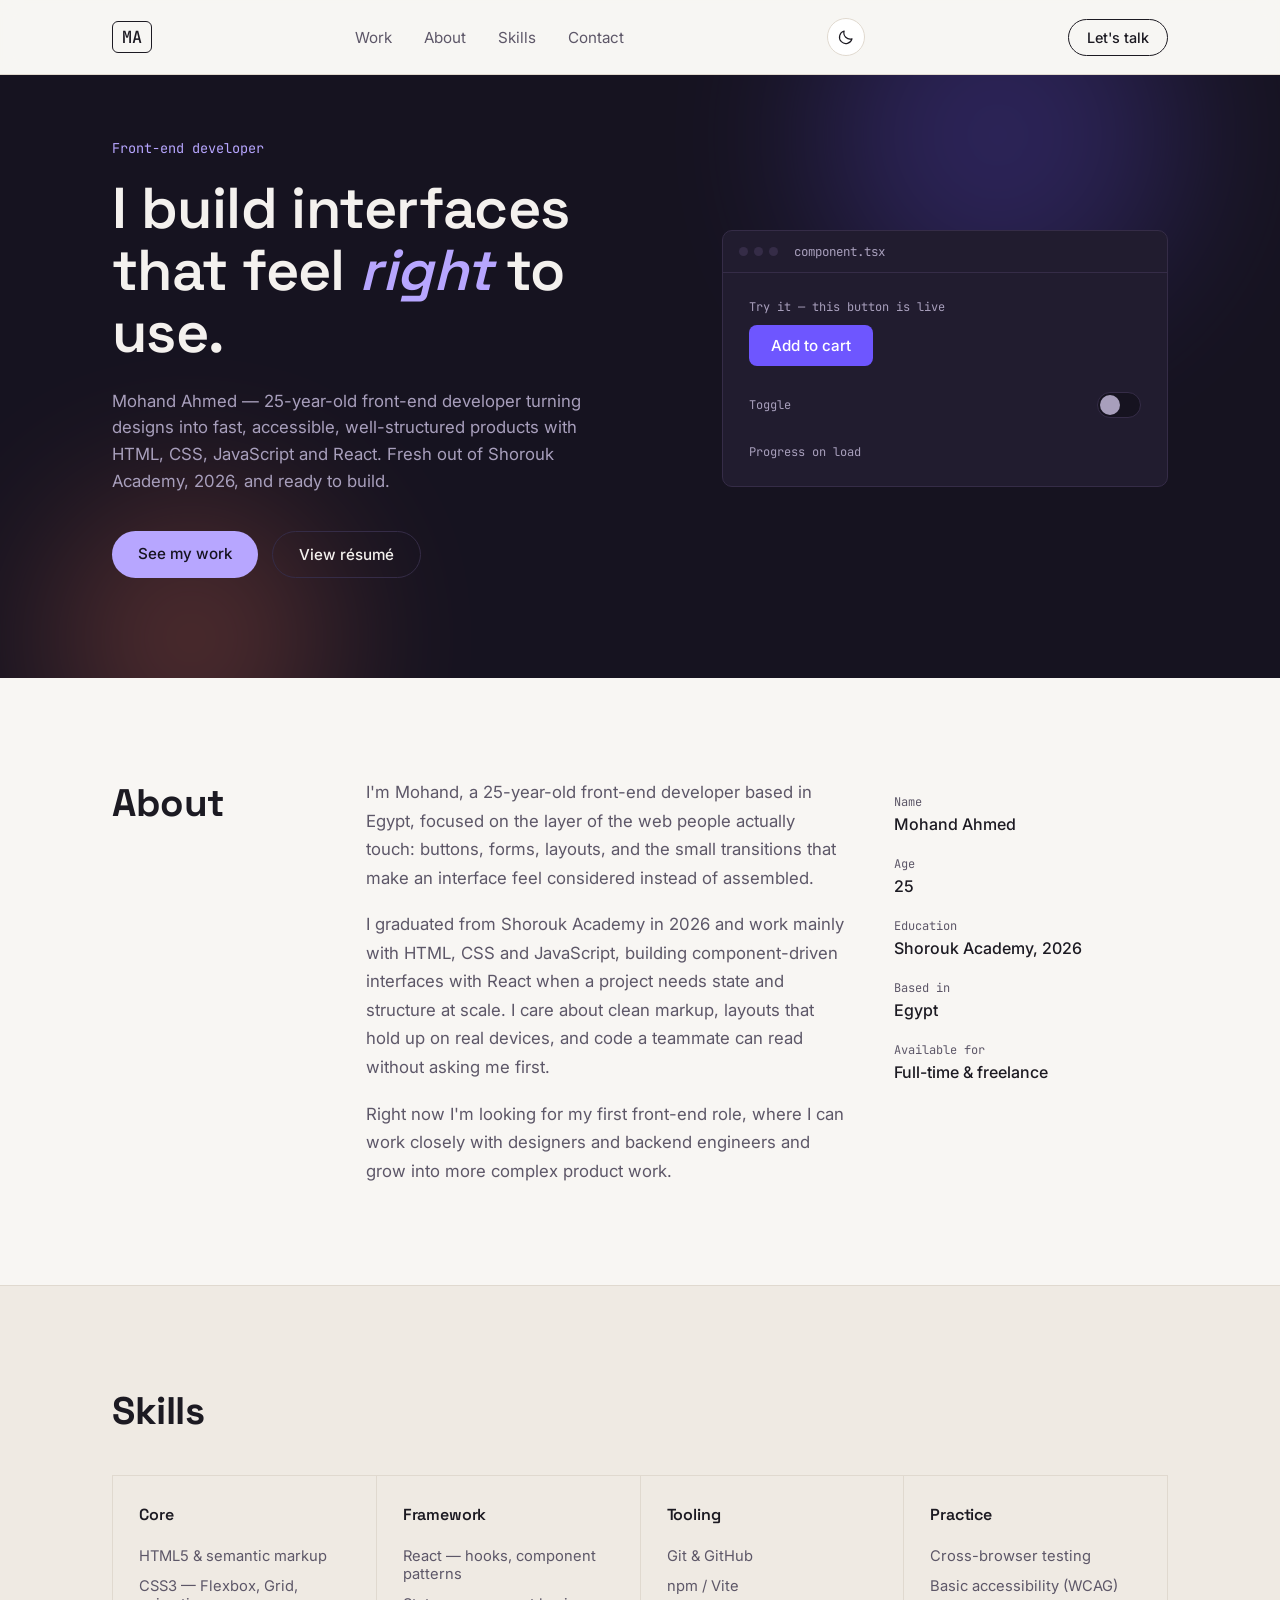
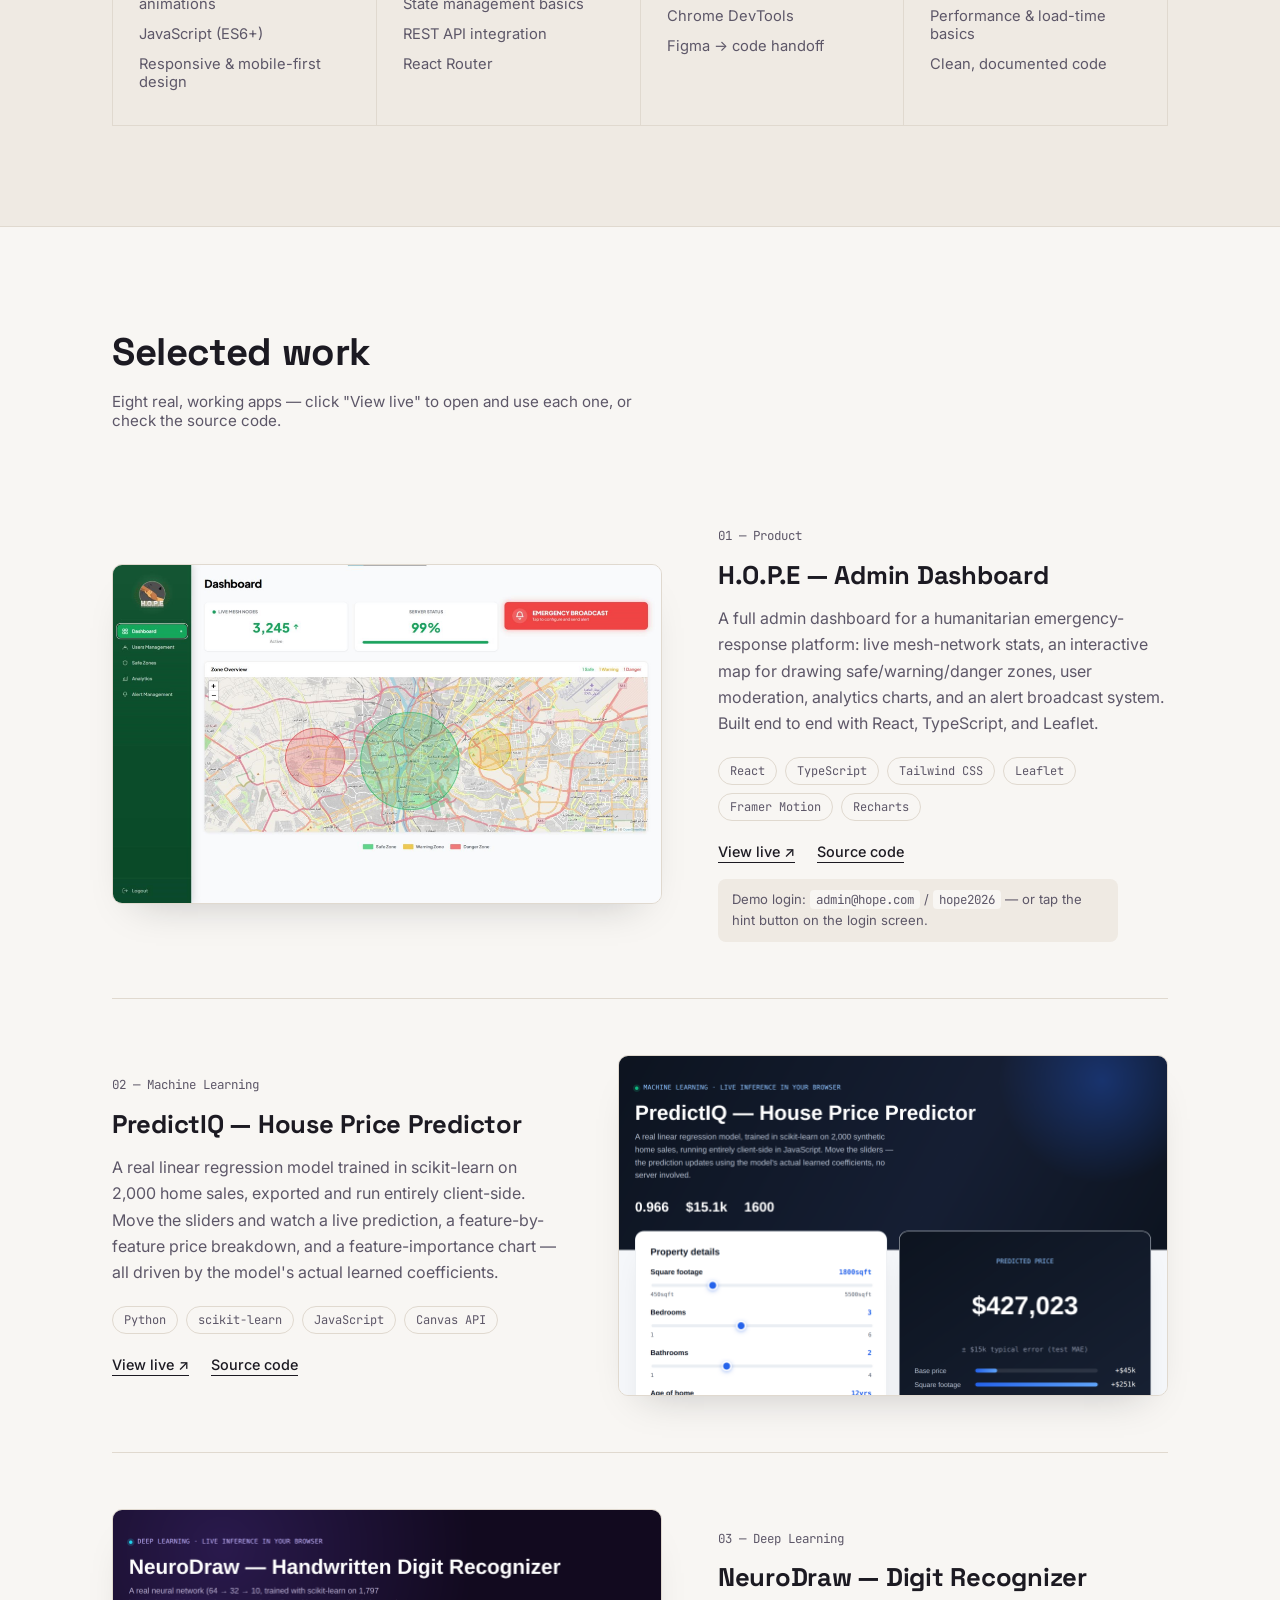
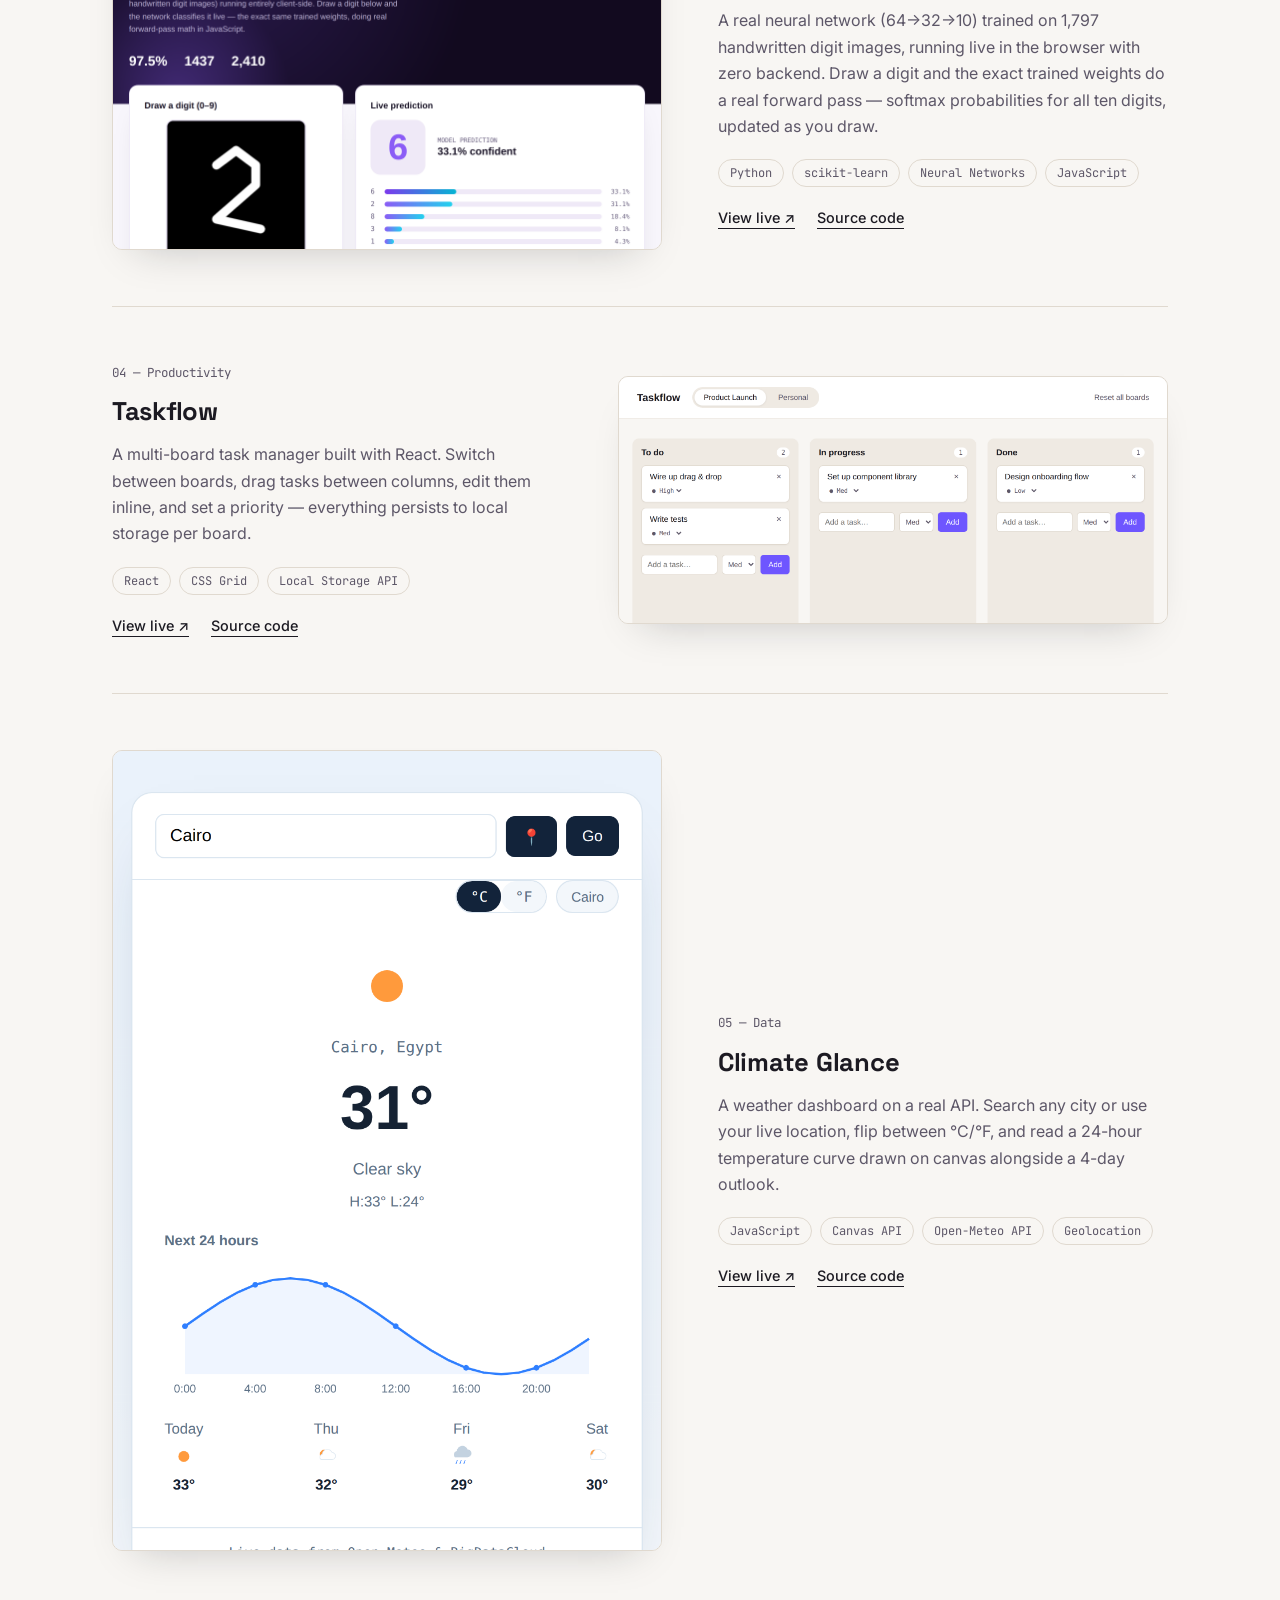
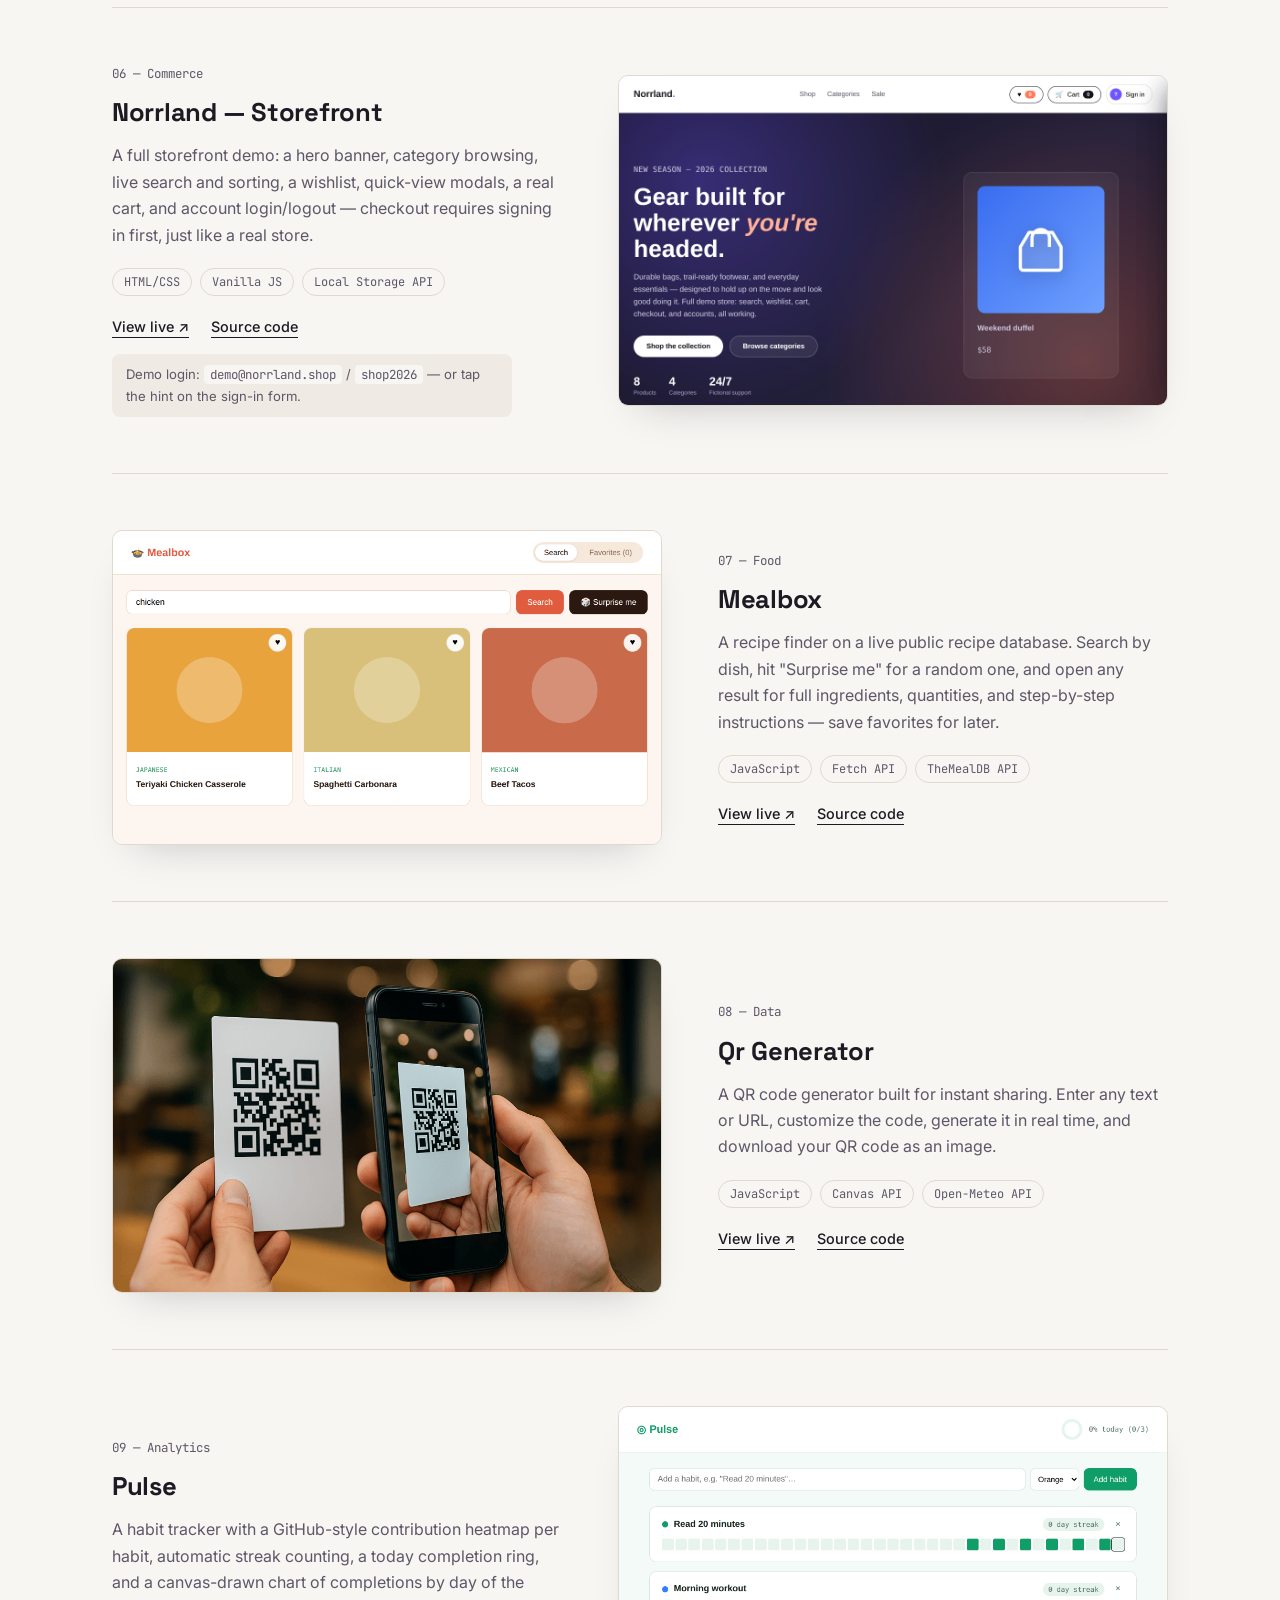
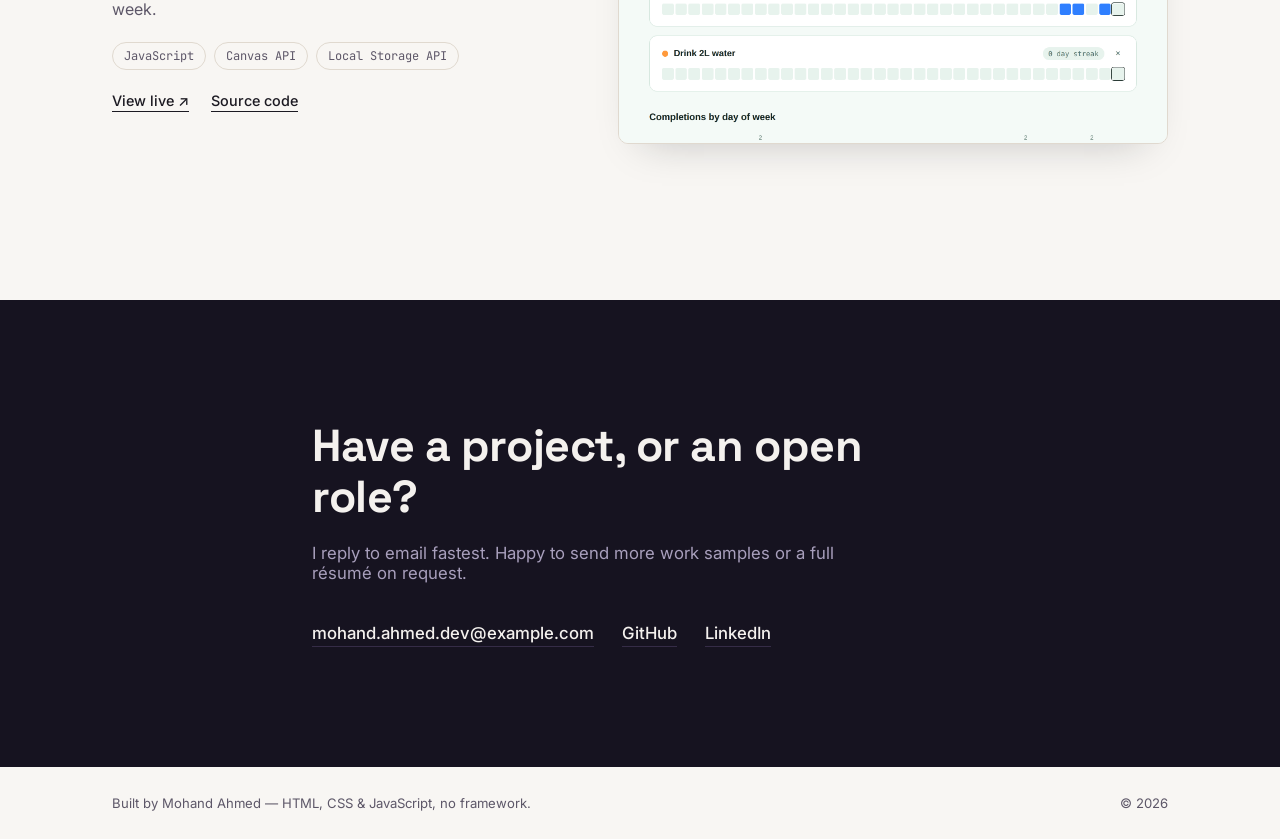
<file: index.html>
<!DOCTYPE html>
<html lang="en">
<head>
<meta charset="UTF-8">
<meta name="viewport" content="width=device-width, initial-scale=1.0">
<title>Mohand Ahmed — Front-End Developer</title>
<meta name="description" content="Mohand Ahmed, front-end developer building fast, accessible interfaces with HTML, CSS, JavaScript and React.">
<script>
  (function() {
    var saved = localStorage.getItem('portfolio-theme');
    var theme = saved || (window.matchMedia('(prefers-color-scheme: dark)').matches ? 'dark' : 'light');
    document.documentElement.setAttribute('data-theme', theme);
  })();
</script>
<link rel="preconnect" href="https://fonts.googleapis.com">
<link rel="preconnect" href="https://fonts.gstatic.com" crossorigin>
<link href="https://fonts.googleapis.com/css2?family=Space+Grotesk:wght@400;500;600;700&family=Inter:wght@400;500;600&family=JetBrains+Mono:wght@400;500&display=swap" rel="stylesheet">
<link rel="stylesheet" href="style.css">
</head>
<body>

<header class="nav" id="nav">
  <div class="nav-inner">
    <a href="#top" class="nav-mark">MA</a>
    <nav class="nav-links">
      <a href="#work">Work</a>
      <a href="#about">About</a>
      <a href="#skills">Skills</a>
      <a href="#contact">Contact</a>
    </nav>
    <button class="theme-toggle" id="themeToggle" aria-label="Toggle dark mode">
      <svg class="icon-sun" viewBox="0 0 24 24" fill="none" xmlns="http://www.w3.org/2000/svg"><circle cx="12" cy="12" r="4.5" stroke="currentColor" stroke-width="1.6"/><path d="M12 2.5v2M12 19.5v2M4.2 4.2l1.4 1.4M18.4 18.4l1.4 1.4M2.5 12h2M19.5 12h2M4.2 19.8l1.4-1.4M18.4 5.6l1.4-1.4" stroke="currentColor" stroke-width="1.6" stroke-linecap="round"/></svg>
      <svg class="icon-moon" viewBox="0 0 24 24" fill="none" xmlns="http://www.w3.org/2000/svg"><path d="M20 14.5A8.5 8.5 0 019.5 4a8.5 8.5 0 1010.5 10.5z" stroke="currentColor" stroke-width="1.6" stroke-linejoin="round"/></svg>
    </button>
    <a href="#contact" class="nav-cta">Let's talk</a>
    <button class="nav-toggle" id="navToggle" aria-label="Open menu" aria-expanded="false">
      <span></span><span></span><span></span>
    </button>
  </div>
  <nav class="nav-links-mobile" id="navMobile">
    <a href="#work">Work</a>
    <a href="#about">About</a>
    <a href="#skills">Skills</a>
    <a href="#contact">Contact</a>
    <button class="theme-toggle theme-toggle-mobile" id="themeToggleMobile" aria-label="Toggle dark mode">
      <svg class="icon-sun" viewBox="0 0 24 24" fill="none" xmlns="http://www.w3.org/2000/svg"><circle cx="12" cy="12" r="4.5" stroke="currentColor" stroke-width="1.6"/><path d="M12 2.5v2M12 19.5v2M4.2 4.2l1.4 1.4M18.4 18.4l1.4 1.4M2.5 12h2M19.5 12h2M4.2 19.8l1.4-1.4M18.4 5.6l1.4-1.4" stroke="currentColor" stroke-width="1.6" stroke-linecap="round"/></svg>
      <svg class="icon-moon" viewBox="0 0 24 24" fill="none" xmlns="http://www.w3.org/2000/svg"><path d="M20 14.5A8.5 8.5 0 019.5 4a8.5 8.5 0 1010.5 10.5z" stroke="currentColor" stroke-width="1.6" stroke-linejoin="round"/></svg>
      <span>Toggle theme</span>
    </button>
  </nav>
</header>

<main id="top">

  <!-- HERO -->
  <section class="hero">
    <div class="hero-inner">
      <div class="hero-text reveal">
        <p class="hero-kicker">Front-end developer</p>
        <h1 class="hero-title">I build interfaces<br>that feel <em>right</em> to use.</h1>
        <p class="hero-sub">Mohand Ahmed — 25-year-old front-end developer turning designs into fast, accessible, well-structured products with HTML, CSS, JavaScript and React. Fresh out of Shorouk Academy, 2026, and ready to build.</p>
        <div class="hero-actions">
          <a href="#work" class="btn btn-primary">See my work</a>
<a href="Mohand_Ahmed_Resume.pdf?v=2" class="btn btn-ghost" target="_blank" rel="noopener noreferrer">
    View résumé
</a>
        </div>
      </div>

      <div class="hero-demo" aria-hidden="false">
        <div class="demo-window">
          <div class="demo-bar">
            <span></span><span></span><span></span>
            <p class="demo-url">component.tsx</p>
          </div>
          <div class="demo-body">
            <p class="demo-label">Try it — this button is live</p>
            <button class="demo-button" id="demoButton">Add to cart</button>

            <div class="demo-row">
              <p class="demo-label">Toggle</p>
              <button class="demo-switch" id="demoSwitch" role="switch" aria-checked="false" aria-label="Toggle dark preview">
                <span class="demo-switch-knob"></span>
              </button>
            </div>

            <div class="demo-row">
              <p class="demo-label">Progress on load</p>
              <div class="demo-progress"><div class="demo-progress-fill" id="demoProgress"></div></div>
            </div>
          </div>
        </div>
      </div>
    </div>
  </section>

  <!-- ABOUT -->
  <section class="about" id="about">
    <div class="section-inner about-grid">
      <h2 class="section-title reveal">About</h2>
      <div class="about-copy reveal">
        <p>I'm Mohand, a 25-year-old front-end developer based in Egypt, focused on the layer of the web people actually touch: buttons, forms, layouts, and the small transitions that make an interface feel considered instead of assembled.</p>
        <p>I graduated from Shorouk Academy in 2026 and work mainly with HTML, CSS and JavaScript, building component-driven interfaces with React when a project needs state and structure at scale. I care about clean markup, layouts that hold up on real devices, and code a teammate can read without asking me first.</p>
        <p>Right now I'm looking for my first front-end role, where I can work closely with designers and backend engineers and grow into more complex product work.</p>
      </div>
      <dl class="about-facts reveal reveal-delay-1">
        <div><dt>Name</dt><dd>Mohand Ahmed</dd></div>
        <div><dt>Age</dt><dd>25</dd></div>
        <div><dt>Education</dt><dd>Shorouk Academy, 2026</dd></div>
        <div><dt>Based in</dt><dd>Egypt</dd></div>
        <div><dt>Available for</dt><dd>Full-time &amp; freelance</dd></div>
      </dl>
    </div>
  </section>

  <!-- SKILLS -->
  <section class="skills" id="skills">
    <div class="section-inner">
      <h2 class="section-title reveal">Skills</h2>
      <div class="skills-grid reveal reveal-delay-1">
        <div class="skill-group">
          <h3>Core</h3>
          <ul>
            <li>HTML5 &amp; semantic markup</li>
            <li>CSS3 — Flexbox, Grid, animations</li>
            <li>JavaScript (ES6+)</li>
            <li>Responsive &amp; mobile-first design</li>
          </ul>
        </div>
        <div class="skill-group">
          <h3>Framework</h3>
          <ul>
            <li>React — hooks, component patterns</li>
            <li>State management basics</li>
            <li>REST API integration</li>
            <li>React Router</li>
          </ul>
        </div>
        <div class="skill-group">
          <h3>Tooling</h3>
          <ul>
            <li>Git &amp; GitHub</li>
            <li>npm / Vite</li>
            <li>Chrome DevTools</li>
            <li>Figma → code handoff</li>
          </ul>
        </div>
        <div class="skill-group">
          <h3>Practice</h3>
          <ul>
            <li>Cross-browser testing</li>
            <li>Basic accessibility (WCAG)</li>
            <li>Performance &amp; load-time basics</li>
            <li>Clean, documented code</li>
          </ul>
        </div>
      </div>
    </div>
  </section>

  <!-- WORK -->
  <section class="work" id="work">
    <div class="section-inner">
      <h2 class="section-title reveal">Selected work</h2>
      <p class="section-note">Eight real, working apps — click "View live" to open and use each one, or check the source code.</p>

      <div class="project project-a project-featured reveal">
        <div class="project-media">
          <a href="projects/hope/index.html" class="shot-link">
            <img src="projects/hope/screenshot.png" alt="H.O.P.E humanitarian operations admin dashboard screenshot" loading="lazy">
          </a>
        </div>
        <div class="project-copy">
          <p class="project-tag">01 — Product</p>
          <h3>H.O.P.E — Admin Dashboard</h3>
          <p>A full admin dashboard for a humanitarian emergency-response platform: live mesh-network stats, an interactive map for drawing safe/warning/danger zones, user moderation, analytics charts, and an alert broadcast system. Built end to end with React, TypeScript, and Leaflet.</p>
          <ul class="project-stack">
            <li>React</li><li>TypeScript</li><li>Tailwind CSS</li><li>Leaflet</li><li>Framer Motion</li><li>Recharts</li>
          </ul>
          <div class="project-links">
            <a href="projects/hope/index.html">View live ↗</a>
            <a href="https://github.com/yourusername/portfolio/tree/main/projects/hope">Source code</a>
          </div>
          <p class="project-note">Demo login: <code>admin@hope.com</code> / <code>hope2026</code> — or tap the hint button on the login screen.</p>
        </div>
      </div>

      <div class="project project-b reveal">
        <div class="project-copy">
          <p class="project-tag">02 — Machine Learning</p>
          <h3>PredictIQ — House Price Predictor</h3>
          <p>A real linear regression model trained in scikit-learn on 2,000 home sales, exported and run entirely client-side. Move the sliders and watch a live prediction, a feature-by-feature price breakdown, and a feature-importance chart — all driven by the model's actual learned coefficients.</p>
          <ul class="project-stack">
            <li>Python</li><li>scikit-learn</li><li>JavaScript</li><li>Canvas API</li>
          </ul>
          <div class="project-links">
            <a href="projects/house-price/index.html">View live ↗</a>
            <a href="https://github.com/yourusername/portfolio/tree/main/projects/house-price">Source code</a>
          </div>
        </div>
        <div class="project-media">
          <a href="projects/house-price/index.html" class="shot-link">
            <img src="projects/house-price/screenshot.png" alt="PredictIQ house price predictor screenshot" loading="lazy">
          </a>
        </div>
      </div>

      <div class="project project-a reveal">
        <div class="project-media">
          <a href="projects/digit-net/index.html" class="shot-link">
            <img src="projects/digit-net/screenshot.png" alt="NeuroDraw handwritten digit recognizer screenshot" loading="lazy">
          </a>
        </div>
        <div class="project-copy">
          <p class="project-tag">03 — Deep Learning</p>
          <h3>NeuroDraw — Digit Recognizer</h3>
          <p>A real neural network (64→32→10) trained on 1,797 handwritten digit images, running live in the browser with zero backend. Draw a digit and the exact trained weights do a real forward pass — softmax probabilities for all ten digits, updated as you draw.</p>
          <ul class="project-stack">
            <li>Python</li><li>scikit-learn</li><li>Neural Networks</li><li>JavaScript</li>
          </ul>
          <div class="project-links">
            <a href="projects/digit-net/index.html">View live ↗</a>
            <a href="https://github.com/yourusername/portfolio/tree/main/projects/digit-net">Source code</a>
          </div>
        </div>
      </div>

      <div class="project project-b reveal">
        <div class="project-media">
          <a href="projects/taskflow/index.html" class="shot-link">
            <img src="projects/taskflow/screenshot.png" alt="Taskflow multi-board task manager screenshot" loading="lazy">
          </a>
        </div>
        <div class="project-copy">
          <p class="project-tag">04 — Productivity</p>
          <h3>Taskflow</h3>
          <p>A multi-board task manager built with React. Switch between boards, drag tasks between columns, edit them inline, and set a priority — everything persists to local storage per board.</p>
          <ul class="project-stack">
            <li>React</li><li>CSS Grid</li><li>Local Storage API</li>
          </ul>
          <div class="project-links">
            <a href="projects/taskflow/index.html">View live ↗</a>
            <a href="https://github.com/yourusername/portfolio/tree/main/projects/taskflow">Source code</a>
          </div>
        </div>
      </div>

      <div class="project project-a reveal">
        <div class="project-media">
          <a href="projects/climate-glance/index.html" class="shot-link">
            <img src="projects/climate-glance/screenshot.png" alt="Climate Glance weather app screenshot" loading="lazy">
          </a>
        </div>
        <div class="project-copy">
          <p class="project-tag">05 — Data</p>
          <h3>Climate Glance</h3>
          <p>A weather dashboard on a real API. Search any city or use your live location, flip between °C/°F, and read a 24-hour temperature curve drawn on canvas alongside a 4-day outlook.</p>
          <ul class="project-stack">
            <li>JavaScript</li><li>Canvas API</li><li>Open-Meteo API</li><li>Geolocation</li>
          </ul>
          <div class="project-links">
            <a href="projects/climate-glance/index.html">View live ↗</a>
            <a href="https://github.com/yourusername/portfolio/tree/main/projects/climate-glance">Source code</a>
          </div>
        </div>
      </div>

      <div class="project project-b reveal">
        <div class="project-copy">
          <p class="project-tag">06 — Commerce</p>
          <h3>Norrland — Storefront</h3>
          <p>A full storefront demo: a hero banner, category browsing, live search and sorting, a wishlist, quick-view modals, a real cart, and account login/logout — checkout requires signing in first, just like a real store.</p>
          <ul class="project-stack">
            <li>HTML/CSS</li><li>Vanilla JS</li><li>Local Storage API</li>
          </ul>
          <div class="project-links">
            <a href="projects/storefront/index.html">View live ↗</a>
            <a href="https://github.com/yourusername/portfolio/tree/main/projects/storefront">Source code</a>
          </div>
          <p class="project-note">Demo login: <code>demo@norrland.shop</code> / <code>shop2026</code> — or tap the hint on the sign-in form.</p>
        </div>
        <div class="project-media">
          <a href="projects/storefront/index.html" class="shot-link">
            <img src="projects/storefront/screenshot.png" alt="Norrland storefront e-commerce demo screenshot" loading="lazy">
          </a>
        </div>
      </div>

      <div class="project project-a reveal">
        <div class="project-media">
          <a href="projects/mealbox/index.html" class="shot-link">
            <img src="projects/mealbox/screenshot.png" alt="Mealbox recipe finder screenshot" loading="lazy">
          </a>
        </div>
        <div class="project-copy">
          <p class="project-tag">07 — Food</p>
          <h3>Mealbox</h3>
          <p>A recipe finder on a live public recipe database. Search by dish, hit "Surprise me" for a random one, and open any result for full ingredients, quantities, and step-by-step instructions — save favorites for later.</p>
          <ul class="project-stack">
            <li>JavaScript</li><li>Fetch API</li><li>TheMealDB API</li>
          </ul>
          <div class="project-links">
            <a href="projects/mealbox/index.html">View live ↗</a>
            <a href="https://github.com/yourusername/portfolio/tree/main/projects/mealbox">Source code</a>
          </div>
        </div>
      </div>

<div class="project project-a reveal">
        <div class="project-media">
          <a href="projects/qr_code_generator/index.html" class="shot-link">
            <img src="projects/qr_code_generator/QR-Code.png" alt="Qr Generator" loading="lazy">
          </a>
        </div>
        <div class="project-copy">
          <p class="project-tag">08 — Data</p>
          <h3>Qr Generator</h3>
          <p>A QR code generator built for instant sharing. Enter any text or URL, customize the code, generate it in  real time, and download your QR code as an image.</p>
          <ul class="project-stack">
            <li>JavaScript</li><li>Canvas API</li><li>Open-Meteo API</li>
          </ul>
          <div class="project-links">
            <a href="projects/qr_code_generator/index.html">View live ↗</a>
            <a href="https://github.com/yourusername/portfolio/tree/main/projects/climate-glance">Source code</a>
          </div>
        </div>
      </div>

      <div class="project project-b reveal">
        <div class="project-copy">
          <p class="project-tag">09 — Analytics</p>
          <h3>Pulse</h3>
          <p>A habit tracker with a GitHub-style contribution heatmap per habit, automatic streak counting, a today completion ring, and a canvas-drawn chart of completions by day of the week.</p>
          <ul class="project-stack">
            <li>JavaScript</li><li>Canvas API</li><li>Local Storage API</li>
          </ul>
          <div class="project-links">
            <a href="projects/pulse/index.html">View live ↗</a>
            <a href="https://github.com/yourusername/portfolio/tree/main/projects/pulse">Source code</a>
          </div>
        </div>
        <div class="project-media">
          <a href="projects/pulse/index.html" class="shot-link">
            <img src="projects/pulse/screenshot.png" alt="Pulse habit tracker screenshot" loading="lazy">
          </a>
        </div>
      </div>
    </div>
  </section>

  <!-- CONTACT -->
  <section class="contact" id="contact">
    <div class="section-inner contact-inner">
      <h2 class="contact-title reveal">Have a project, or an open role?</h2>
      <p class="contact-sub">I reply to email fastest. Happy to send more work samples or a full résumé on request.</p>
      <div class="contact-links">
        <a href="mailto:mohand.ahmed.dev@example.com">mohand.ahmed.dev@example.com</a>
        <a href="https://github.com/yourusername" target="_blank" rel="noopener">GitHub</a>
        <a href="https://linkedin.com/in/yourusername" target="_blank" rel="noopener">LinkedIn</a>
      </div>
    </div>
  </section>

</main>

<footer class="footer">
  <p>Built by Mohand Ahmed — HTML, CSS &amp; JavaScript, no framework.</p>
  <p>© <span id="year"></span></p>
</footer>

<script src="script.js"></script>
</body>
</html>
</file>
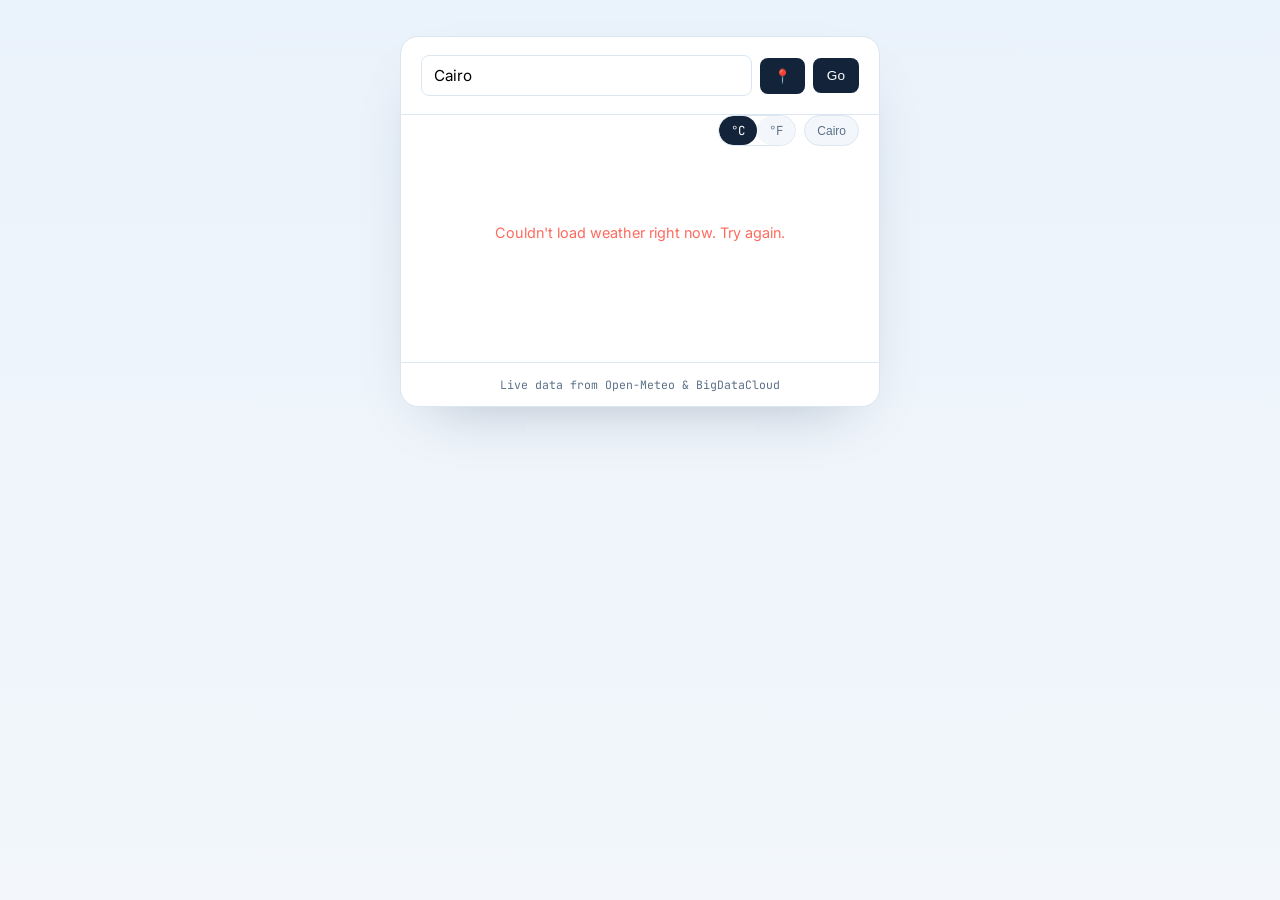
<file: projects/climate-glance/index.html>
<!DOCTYPE html>
<html lang="en">
<head>
<meta charset="UTF-8">
<meta name="viewport" content="width=device-width, initial-scale=1.0">
<title>Climate Glance — weather dashboard</title>
<meta name="description" content="A weather dashboard with hourly charts, geolocation, and unit toggle.">
<link rel="preconnect" href="https://fonts.googleapis.com">
<link href="https://fonts.googleapis.com/css2?family=Space+Grotesk:wght@500;600;700&family=Inter:wght@400;500;600&family=JetBrains+Mono:wght@400;500&display=swap" rel="stylesheet">
<style>
  :root{
    --ink:#12233a; --paper:#f3f7fb; --line:#dbe6f0; --text:#152233; --text-soft:#5c7086;
    --accent:#2f7fff; --accent-2:#ff9a3c; --surface:#ffffff; --error:#ff6a5e;
    --font-display:'Space Grotesk', sans-serif; --font-body:'Inter', sans-serif; --font-mono:'JetBrains Mono', monospace;
  }
  *{box-sizing:border-box;}
  body{margin:0; min-height:100vh; font-family:var(--font-body); background:linear-gradient(180deg, #eaf2fb, var(--paper)); color:var(--text); display:flex; align-items:flex-start; justify-content:center; padding:36px 16px;}
  .app{width:100%; max-width:480px;}
  .card{
    background:var(--surface); border:1px solid var(--line);
    border-radius:18px; overflow:hidden; box-shadow:0 24px 60px -34px rgba(20,40,70,0.35);
  }
  .search{display:flex; gap:8px; padding:18px 20px; border-bottom:1px solid var(--line); align-items:center;}
  .search input{
    flex:1; border:1px solid var(--line); border-radius:8px; padding:10px 12px;
    font-family:var(--font-body); font-size:0.95rem;
  }
  .search input:focus{outline:2px solid var(--accent); outline-offset:1px;}
  .icon-btn, .search button{
    border:none; background:var(--ink); color:#fff; border-radius:8px; padding:10px 14px;
    font-size:0.85rem; font-weight:500; cursor:pointer; white-space:nowrap;
  }
  .icon-btn{background:var(--paper); color:var(--text-soft); border:1px solid var(--line);}
  .icon-btn:hover{color:var(--text);}

  .chips{display:flex; gap:8px; padding:0 20px 16px; flex-wrap:wrap;}
  .chips button{
    border:1px solid var(--line); background:var(--paper); border-radius:100px; padding:5px 12px;
    font-size:0.75rem; color:var(--text-soft); cursor:pointer;
  }
  .chips button:hover{color:var(--text); border-color:var(--accent);}

  .unit-toggle{display:flex; border:1px solid var(--line); border-radius:100px; overflow:hidden; margin-left:auto;}
  .unit-toggle button{border:none; background:var(--paper); padding:6px 12px; font-size:0.78rem; font-family:var(--font-mono); cursor:pointer; color:var(--text-soft);}
  .unit-toggle button.active{background:var(--ink); color:#fff;}

  .body{padding:8px 28px 30px; text-align:center; min-height:200px;}
  .icon{width:64px; height:64px; margin:8px auto 0;}
  .city{font-family:var(--font-mono); font-size:0.85rem; color:var(--text-soft);}
  .temp{font-family:var(--font-display); font-size:3.4rem; font-weight:600; margin:4px 0 4px;}
  .desc{font-size:0.9rem; color:var(--text-soft); margin-bottom:6px;}
  .range{font-size:0.8rem; color:var(--text-soft); margin-bottom:20px;}

  .hourly-title{text-align:left; font-size:0.78rem; font-weight:600; color:var(--text-soft); margin:0 0 8px;}
  canvas#hourlyChart{width:100%; height:120px; display:block;}

  .forecast{display:flex; justify-content:space-between; gap:6px; margin-top:22px;}
  .forecast div{display:flex; flex-direction:column; align-items:center; gap:6px; font-size:0.8rem; color:var(--text-soft);}
  .forecast svg{width:22px; height:22px;}
  .forecast em{font-style:normal; font-weight:600; color:var(--text);}

  .state{color:var(--text-soft); font-size:0.9rem; padding:40px 0;}
  .state.error{color:var(--error);}
  footer{padding:14px 20px; text-align:center; font-family:var(--font-mono); font-size:0.72rem; color:var(--text-soft); border-top:1px solid var(--line);}
</style>
</head>
<body>
<div class="app">
  <div class="card">
    <form class="search" id="searchForm">
      <input type="text" id="cityInput" placeholder="Search a city…" value="Cairo" autocomplete="off">
      <button class="icon-btn" type="button" id="geoBtn" title="Use my location">📍</button>
      <button type="submit">Go</button>
    </form>
    <div class="chips">
      <div class="unit-toggle">
        <button id="unitC" class="active">°C</button>
        <button id="unitF">°F</button>
      </div>
      <div id="recentChips" style="display:flex; gap:8px; flex-wrap:wrap;"></div>
    </div>
    <div class="body" id="body">
      <p class="state">Loading Cairo…</p>
    </div>
    <footer>Live data from Open-Meteo &amp; BigDataCloud</footer>
  </div>
</div>

<script>
const body = document.getElementById('body');
const form = document.getElementById('searchForm');
const input = document.getElementById('cityInput');
const geoBtn = document.getElementById('geoBtn');
const unitCBtn = document.getElementById('unitC');
const unitFBtn = document.getElementById('unitF');
const recentChipsEl = document.getElementById('recentChips');

let unit = 'C';
let lastData = null;
let recent = JSON.parse(localStorage.getItem('climate-recent') || '["Cairo"]');

const WEATHER_ICONS = {
  sun: `<circle cx="32" cy="32" r="14" fill="#ff9a3c"/>`,
  cloud: `<circle cx="26" cy="26" r="11" fill="#ff9a3c"/><path d="M18 40h28a9 9 0 100-18 13 13 0 00-24.7 4.2A8 8 0 0018 40z" fill="#fff" stroke="#dbe6f0" stroke-width="1.5"/>`,
  rain: `<path d="M16 34h32a10 10 0 100-20 14 14 0 00-27 4.6A9 9 0 0016 34z" fill="#c3d2e0"/><line x1="22" y1="42" x2="19" y2="50" stroke="#2f7fff" stroke-width="2" stroke-linecap="round"/><line x1="32" y1="42" x2="29" y2="50" stroke="#2f7fff" stroke-width="2" stroke-linecap="round"/><line x1="42" y1="42" x2="39" y2="50" stroke="#2f7fff" stroke-width="2" stroke-linecap="round"/>`,
  storm: `<path d="M16 30h32a10 10 0 100-20 14 14 0 00-27 4.6A9 9 0 0016 30z" fill="#8b98a8"/><polygon points="30,34 22,48 30,48 26,58 40,42 32,42" fill="#ff9a3c"/>`,
  snow: `<path d="M16 30h32a10 10 0 100-20 14 14 0 00-27 4.6A9 9 0 0016 30z" fill="#d9e3f0"/><circle cx="22" cy="46" r="2.5" fill="#2f7fff"/><circle cx="32" cy="50" r="2.5" fill="#2f7fff"/><circle cx="42" cy="46" r="2.5" fill="#2f7fff"/>`
};

function iconSvg(code, size) {
  const key = iconKey(code);
  return `<svg viewBox="0 0 64 64" fill="none" width="${size}" height="${size}">${WEATHER_ICONS[key]}</svg>`;
}
function iconKey(code) {
  if (code === 0) return 'sun';
  if ([1,2,3,45,48].includes(code)) return 'cloud';
  if ([51,53,55,56,57,61,63,65,66,67,80,81,82].includes(code)) return 'rain';
  if ([71,73,75,77,85,86].includes(code)) return 'snow';
  if ([95,96,99].includes(code)) return 'storm';
  return 'cloud';
}
function descForCode(code) {
  const map = {0:"Clear sky",1:"Mostly clear",2:"Partly cloudy",3:"Overcast",45:"Fog",48:"Fog",
    51:"Light drizzle",53:"Drizzle",55:"Dense drizzle",61:"Light rain",63:"Rain",65:"Heavy rain",
    71:"Light snow",73:"Snow",75:"Heavy snow",80:"Rain showers",81:"Rain showers",82:"Violent showers",
    95:"Thunderstorm",96:"Thunderstorm",99:"Thunderstorm"};
  return map[code] || "—";
}
function dayLabel(dateStr, idx) {
  if (idx === 0) return "Today";
  return new Date(dateStr).toLocaleDateString(undefined, { weekday: 'short' });
}
function c2f(c) { return Math.round(c * 9/5 + 32); }
function fmtTemp(celsius) { return unit === 'C' ? Math.round(celsius) : c2f(celsius); }

function drawHourlyChart(hours, temps) {
  const canvas = document.getElementById('hourlyChart');
  if (!canvas) return;
  const dpr = window.devicePixelRatio || 1;
  const rect = canvas.getBoundingClientRect();
  canvas.width = rect.width * dpr;
  canvas.height = 120 * dpr;
  const ctx = canvas.getContext('2d');
  ctx.scale(dpr, dpr);
  const w = rect.width, h = 120;
  ctx.clearRect(0, 0, w, h);

  const vals = temps.map(t => unit === 'C' ? t : c2f(t));
  const min = Math.min(...vals), max = Math.max(...vals);
  const pad = 18;
  const stepX = (w - pad * 2) / (vals.length - 1);

  function y(v) {
    if (max === min) return h / 2;
    return pad + (h - pad * 2) * (1 - (v - min) / (max - min));
  }

  // line
  ctx.beginPath();
  vals.forEach((v, i) => {
    const x = pad + i * stepX;
    const yy = y(v);
    if (i === 0) ctx.moveTo(x, yy); else ctx.lineTo(x, yy);
  });
  ctx.strokeStyle = '#2f7fff';
  ctx.lineWidth = 2;
  ctx.stroke();

  // fill
  ctx.lineTo(pad + (vals.length - 1) * stepX, h - pad);
  ctx.lineTo(pad, h - pad);
  ctx.closePath();
  ctx.fillStyle = 'rgba(47,127,255,0.08)';
  ctx.fill();

  // labels every 4 hours
  ctx.fillStyle = '#5c7086';
  ctx.font = '10px Inter, sans-serif';
  ctx.textAlign = 'center';
  hours.forEach((hr, i) => {
    if (i % 4 === 0) {
      const x = pad + i * stepX;
      const dt = new Date(hr);
      ctx.fillText(dt.getHours() + ':00', x, h - 2);
      ctx.beginPath();
      ctx.arc(x, y(vals[i]), 2.5, 0, Math.PI * 2);
      ctx.fillStyle = '#2f7fff';
      ctx.fill();
      ctx.fillStyle = '#5c7086';
    }
  });
}

function renderRecent() {
  recentChipsEl.innerHTML = recent.slice(0, 4).map(c => `<button data-city="${c}">${c}</button>`).join('');
  recentChipsEl.querySelectorAll('button').forEach(btn => {
    btn.addEventListener('click', () => { input.value = btn.dataset.city; fetchWeather(btn.dataset.city); });
  });
}

function pushRecent(city) {
  recent = [city, ...recent.filter(c => c.toLowerCase() !== city.toLowerCase())].slice(0, 4);
  localStorage.setItem('climate-recent', JSON.stringify(recent));
  renderRecent();
}

function renderWeather() {
  if (!lastData) return;
  const { name, country, current, daily, hourly } = lastData;

  const forecastHtml = daily.time.map((date, i) => `
    <div>
      <span>${dayLabel(date, i)}</span>
      ${iconSvg(daily.weather_code[i], 22)}
      <em>${fmtTemp(daily.temperature_2m_max[i])}°</em>
    </div>
  `).join('');

  body.innerHTML = `
    <div class="icon">${iconSvg(current.weather_code, 64)}</div>
    <p class="city">${name}${country ? ', ' + country : ''}</p>
    <p class="temp">${fmtTemp(current.temperature_2m)}°</p>
    <p class="desc">${descForCode(current.weather_code)}</p>
    <p class="range">H:${fmtTemp(daily.temperature_2m_max[0])}° L:${fmtTemp(daily.temperature_2m_min[0])}°</p>
    <p class="hourly-title">Next 24 hours</p>
    <canvas id="hourlyChart"></canvas>
    <div class="forecast">${forecastHtml}</div>
  `;
  drawHourlyChart(hourly.time.slice(0, 24), hourly.temperature_2m.slice(0, 24));
}

async function fetchWeather(city) {
  body.innerHTML = `<p class="state">Loading ${city}…</p>`;
  try {
    const geoRes = await fetch(`https://geocoding-api.open-meteo.com/v1/search?name=${encodeURIComponent(city)}&count=1`);
    const geoData = await geoRes.json();
    if (!geoData.results || geoData.results.length === 0) {
      body.innerHTML = `<p class="state error">No city found called "${city}".</p>`;
      return;
    }
    const { latitude, longitude, name, country } = geoData.results[0];
    await fetchByCoords(latitude, longitude, name, country);
    pushRecent(name);
  } catch (err) {
    body.innerHTML = `<p class="state error">Couldn't load weather right now. Try again.</p>`;
  }
}

async function fetchByCoords(latitude, longitude, name, country) {
  const wRes = await fetch(`https://api.open-meteo.com/v1/forecast?latitude=${latitude}&longitude=${longitude}&current=temperature_2m,weather_code&daily=temperature_2m_max,temperature_2m_min,weather_code&hourly=temperature_2m&timezone=auto&forecast_days=4`);
  const wData = await wRes.json();
  lastData = { name, country, current: wData.current, daily: wData.daily, hourly: wData.hourly };
  renderWeather();
}

async function useMyLocation() {
  if (!navigator.geolocation) {
    body.innerHTML = `<p class="state error">Geolocation isn't supported in this browser.</p>`;
    return;
  }
  body.innerHTML = `<p class="state">Locating you…</p>`;
  navigator.geolocation.getCurrentPosition(async (pos) => {
    const { latitude, longitude } = pos.coords;
    let name = "Your location", country = "";
    try {
      const revRes = await fetch(`https://api.bigdatacloud.net/data/reverse-geocode-client?latitude=${latitude}&longitude=${longitude}&localityLanguage=en`);
      const revData = await revRes.json();
      name = revData.city || revData.locality || name;
      country = revData.countryName || "";
    } catch (e) {}
    input.value = name;
    await fetchByCoords(latitude, longitude, name, country);
    pushRecent(name);
  }, () => {
    body.innerHTML = `<p class="state error">Couldn't get your location. Check permissions.</p>`;
  });
}

form.addEventListener('submit', (e) => {
  e.preventDefault();
  const city = input.value.trim();
  if (city) fetchWeather(city);
});
geoBtn.addEventListener('click', useMyLocation);
unitCBtn.addEventListener('click', () => { unit='C'; unitCBtn.classList.add('active'); unitFBtn.classList.remove('active'); renderWeather(); });
unitFBtn.addEventListener('click', () => { unit='F'; unitFBtn.classList.add('active'); unitCBtn.classList.remove('active'); renderWeather(); });

renderRecent();
fetchWeather('Cairo');
</script>
</body>
</html>
</file>
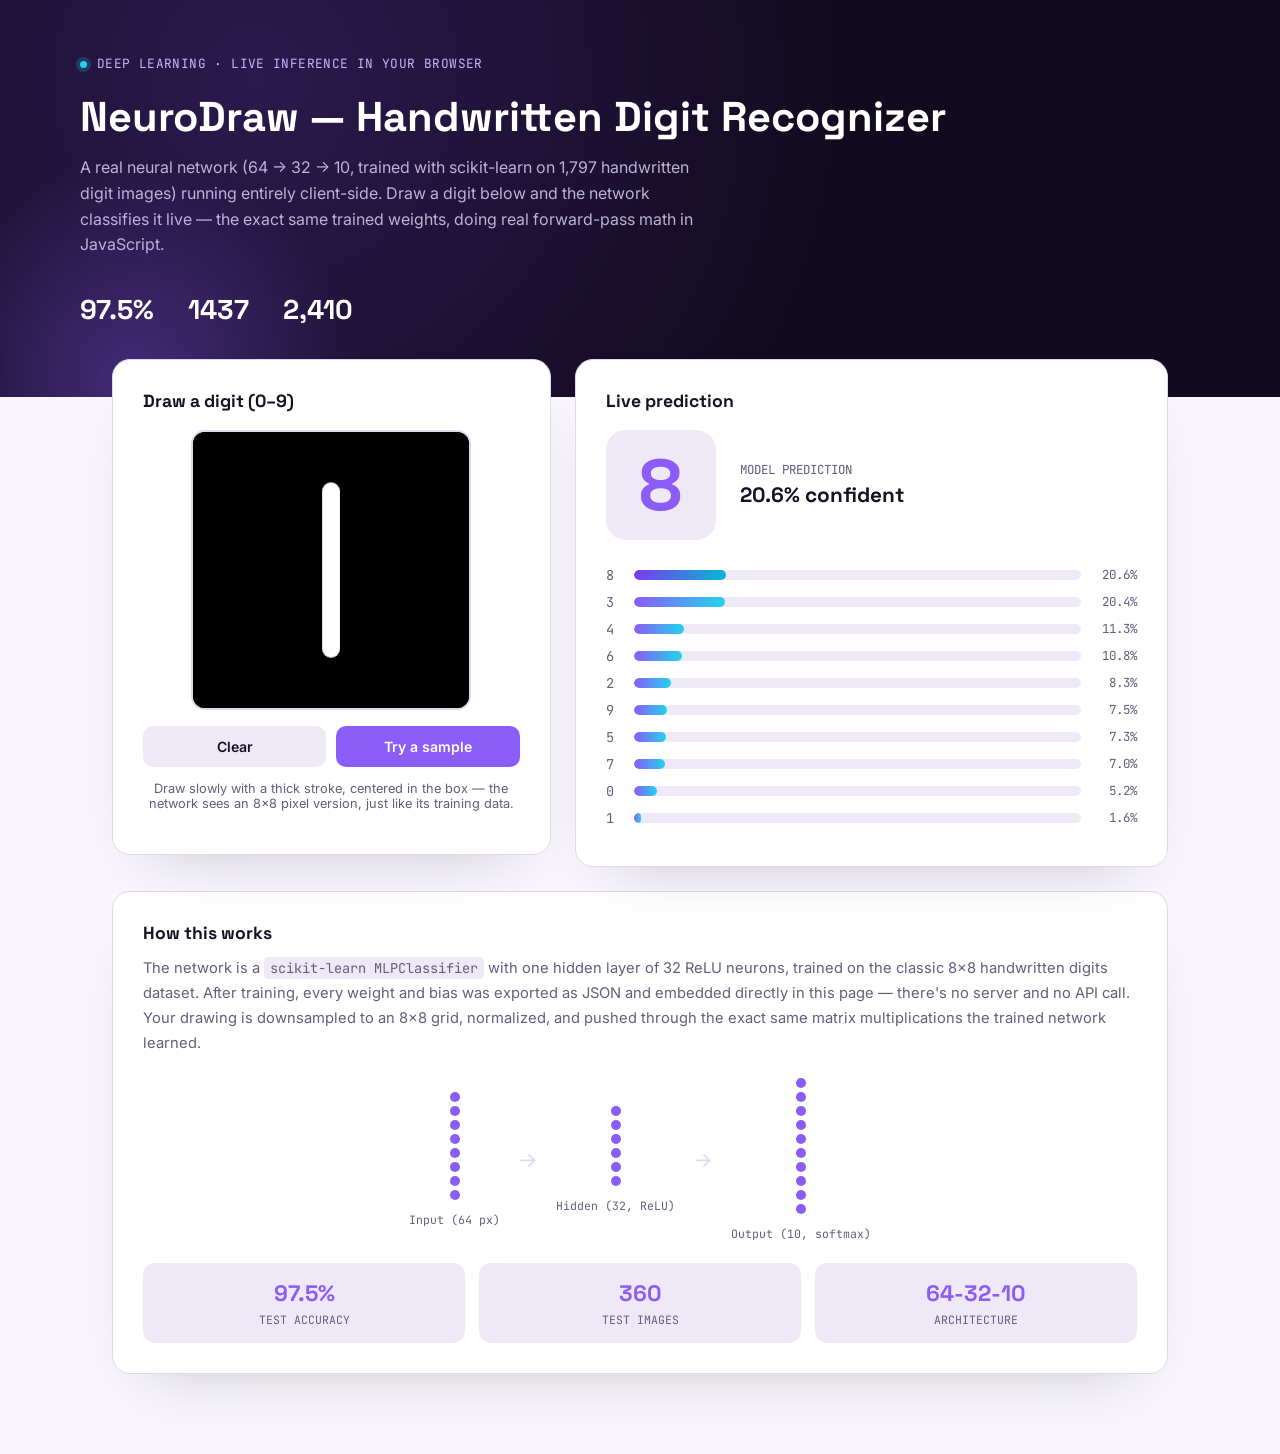
<file: projects/digit-net/index.html>
<!DOCTYPE html>
<html lang="en">
<head>
<meta charset="UTF-8">
<meta name="viewport" content="width=device-width, initial-scale=1.0">
<title>NeuroDraw — Handwritten Digit Recognizer</title>
<meta name="description" content="A real neural network trained on 1,797 handwritten digits, running entirely in the browser. Draw a digit and watch it think.">
<link rel="preconnect" href="https://fonts.googleapis.com">
<link href="https://fonts.googleapis.com/css2?family=Space+Grotesk:wght@500;600;700;800&family=Inter:wght@400;500;600&family=JetBrains+Mono:wght@400;500&display=swap" rel="stylesheet">
<style>
  :root{
    --ink:#120a1f; --paper:#f8f6fc; --paper-dim:#efe9f7; --line:#e0d7ef;
    --text:#171125; --text-soft:#665c7d; --accent:#8b5cf6; --accent-2:#22d3ee;
    --surface:#ffffff;
    --font-display:'Space Grotesk', sans-serif; --font-body:'Inter', sans-serif; --font-mono:'JetBrains Mono', monospace;
  }
  *{box-sizing:border-box;}
  body{margin:0; font-family:var(--font-body); background:var(--paper); color:var(--text); -webkit-font-smoothing:antialiased;}
  button{font-family:inherit;}

  header{
    background:radial-gradient(circle at 20% 20%, #2a1a4d, #120a1f 55%), linear-gradient(120deg,#120a1f,#1d1235);
    color:#fff; padding:54px 32px 70px; position:relative; overflow:hidden;
  }
  header::after{
    content:""; position:absolute; width:460px; height:460px; border-radius:50%;
    background:radial-gradient(circle, rgba(139,92,246,0.35), transparent 70%);
    bottom:-220px; left:-100px;
  }
  .header-inner{max-width:1120px; margin:0 auto; position:relative; z-index:1;}
  .eyebrow{font-family:var(--font-mono); font-size:0.8rem; color:#c4b5fd; letter-spacing:0.03em; display:flex; align-items:center; gap:10px;}
  .eyebrow .dot{width:7px; height:7px; border-radius:50%; background:var(--accent-2); box-shadow:0 0 0 4px rgba(34,211,238,0.2);}
  header h1{font-family:var(--font-display); font-size:clamp(1.9rem,4vw,2.6rem); margin:16px 0 12px;}
  header p{color:#bcb2d4; max-width:62ch; line-height:1.6; margin:0;}
  .model-stats{display:flex; gap:34px; margin-top:34px; flex-wrap:wrap;}
  .model-stats div{font-family:var(--font-display); font-size:1.7rem; font-weight:700;}
  .model-stats span{display:block; font-family:var(--font-body); font-size:0.78rem; color:#8f84ac; font-weight:400; margin-top:2px;}

  .wrap{max-width:1120px; margin:-38px auto 80px; padding:0 32px; position:relative; z-index:2;}
  .layout{display:grid; grid-template-columns:0.85fr 1.15fr; gap:24px; align-items:start;}

  .card{background:var(--surface); border:1px solid var(--line); border-radius:18px; padding:30px; box-shadow:0 30px 60px -40px rgba(18,10,31,0.25);}
  .card h2{font-family:var(--font-display); font-size:1.1rem; margin:0 0 18px;}

  .canvas-wrap{display:flex; flex-direction:column; align-items:center;}
  #drawCanvas{
    border:2px solid var(--line); border-radius:14px; background:#000; cursor:crosshair;
    touch-action:none; width:280px; height:280px;
  }
  .canvas-actions{display:flex; gap:10px; margin-top:16px; width:100%;}
  .canvas-actions button{
    flex:1; border:none; border-radius:10px; padding:12px; font-size:0.88rem; font-weight:600; cursor:pointer;
  }
  .btn-clear{background:var(--paper-dim); color:var(--text);}
  .btn-random{background:var(--accent); color:#fff;}
  .hint{font-size:0.8rem; color:var(--text-soft); margin-top:14px; text-align:center;}

  .predict-hero{display:flex; align-items:center; gap:24px; margin-bottom:26px;}
  .predict-digit{
    font-family:var(--font-display); font-size:4.5rem; font-weight:800; color:var(--accent);
    width:110px; height:110px; display:flex; align-items:center; justify-content:center;
    background:var(--paper-dim); border-radius:20px; flex-shrink:0;
  }
  .predict-meta p{margin:0;}
  .predict-meta .p-label{font-family:var(--font-mono); font-size:0.78rem; color:var(--text-soft);}
  .predict-meta .p-conf{font-family:var(--font-display); font-size:1.3rem; font-weight:700; margin-top:4px;}

  .prob-row{display:flex; align-items:center; gap:10px; margin-bottom:9px; font-size:0.85rem;}
  .prob-row .p-digit{width:18px; font-family:var(--font-mono); color:var(--text-soft); flex-shrink:0;}
  .prob-track{flex:1; height:10px; background:var(--paper-dim); border-radius:100px; overflow:hidden;}
  .prob-fill{height:100%; border-radius:100px; background:linear-gradient(90deg,#8b5cf6,#22d3ee); transition:width .3s ease;}
  .prob-fill.top{background:linear-gradient(90deg,#7c3aed,#06b6d4);}
  .p-pct{width:46px; text-align:right; font-family:var(--font-mono); font-size:0.78rem; color:var(--text-soft); flex-shrink:0;}

  .metrics-grid{display:grid; grid-template-columns:repeat(3,1fr); gap:14px; margin-top:6px;}
  .metric-box{background:var(--paper-dim); border-radius:12px; padding:16px; text-align:center;}
  .metric-box .m-val{font-family:var(--font-display); font-size:1.4rem; font-weight:700; color:var(--accent);}
  .metric-box .m-label{font-size:0.72rem; color:var(--text-soft); font-family:var(--font-mono); margin-top:4px;}

  .about-model{background:var(--surface); border:1px solid var(--line); border-radius:18px; padding:30px; margin-top:24px;}
  .about-model h2{font-family:var(--font-display); font-size:1.1rem; margin:0 0 12px;}
  .about-model p{color:var(--text-soft); font-size:0.92rem; line-height:1.7; margin:0 0 10px;}
  .about-model code{font-family:var(--font-mono); background:var(--paper-dim); padding:2px 6px; border-radius:4px; font-size:0.85rem;}
  .arch-diagram{display:flex; align-items:center; justify-content:center; gap:18px; margin:22px 0; flex-wrap:wrap;}
  .arch-layer{display:flex; flex-direction:column; align-items:center; gap:6px;}
  .arch-layer .nodes{display:flex; flex-direction:column; gap:4px;}
  .arch-node{width:10px; height:10px; border-radius:50%; background:var(--accent);}
  .arch-layer .n-label{font-family:var(--font-mono); font-size:0.72rem; color:var(--text-soft); margin-top:6px;}
  .arch-arrow{color:var(--line); font-size:1.3rem;}

  @media (max-width:900px){ .layout{grid-template-columns:1fr;} .model-stats{gap:24px;} .predict-hero{flex-wrap:wrap;} }
</style>
</head>
<body>

<header>
  <div class="header-inner">
    <p class="eyebrow"><span class="dot"></span>DEEP LEARNING · LIVE INFERENCE IN YOUR BROWSER</p>
    <h1>NeuroDraw — Handwritten Digit Recognizer</h1>
    <p>A real neural network (64 → 32 → 10, trained with scikit-learn on 1,797 handwritten digit images) running entirely client-side. Draw a digit below and the network classifies it live — the exact same trained weights, doing real forward-pass math in JavaScript.</p>
    <div class="model-stats">
      <div id="statAcc">—<span>Test accuracy</span></div>
      <div id="statTrain">—<span>Training images</span></div>
      <div id="statParams">—<span>Network parameters</span></div>
    </div>
  </div>
</header>

<div class="wrap">
  <div class="layout">
    <div class="card">
      <h2>Draw a digit (0–9)</h2>
      <div class="canvas-wrap">
        <canvas id="drawCanvas" width="280" height="280"></canvas>
        <div class="canvas-actions">
          <button class="btn-clear" id="clearBtn">Clear</button>
          <button class="btn-random" id="randomBtn">Try a sample</button>
        </div>
        <p class="hint">Draw slowly with a thick stroke, centered in the box — the network sees an 8×8 pixel version, just like its training data.</p>
      </div>
    </div>

    <div class="card">
      <h2>Live prediction</h2>
      <div class="predict-hero">
        <div class="predict-digit" id="predictDigit">?</div>
        <div class="predict-meta">
          <p class="p-label">MODEL PREDICTION</p>
          <p class="p-conf" id="predictConf">Draw something to begin</p>
        </div>
      </div>
      <div id="probBars"></div>
    </div>
  </div>

  <div class="card about-model" style="margin-top:24px;">
    <h2>How this works</h2>
    <p>The network is a <code>scikit-learn MLPClassifier</code> with one hidden layer of 32 ReLU neurons, trained on the classic 8×8 handwritten digits dataset. After training, every weight and bias was exported as JSON and embedded directly in this page — there's no server and no API call. Your drawing is downsampled to an 8×8 grid, normalized, and pushed through the exact same matrix multiplications the trained network learned.</p>
    <div class="arch-diagram" id="archDiagram"></div>
    <div class="metrics-grid">
      <div class="metric-box"><div class="m-val" id="mAcc">—</div><div class="m-label">TEST ACCURACY</div></div>
      <div class="metric-box"><div class="m-val" id="mTest">—</div><div class="m-label">TEST IMAGES</div></div>
      <div class="metric-box"><div class="m-val" id="mArch">64-32-10</div><div class="m-label">ARCHITECTURE</div></div>
    </div>
  </div>
</div>

<script>
/* ---------- Real trained weights, exported from scikit-learn ---------- */
const MODEL = {"W1":[[0.0,-0.0,0.0,0.0,-0.0,-0.0,-0.0,0.0,-0.0,0.0,-0.0,-0.0,-0.0,0.0,-0.0,-0.0,-0.0,-0.0,0.0,-0.0,0.0,-0.0,-0.0,-0.0,-0.0,-0.0,-0.0,0.0,-0.0,0.0,-0.0,0.0],[-0.11449,0.00908,-0.22323,-0.58836,-0.59309,0.09365,0.07334,-0.08586,0.04395,0.26916,-0.10421,0.37411,-0.45934,-0.45389,0.36371,0.36961,0.47026,0.37315,1.30885,0.45284,-0.27018,0.22949,0.00688,-0.10248,0.35535,0.38977,-0.07936,0.232,-0.63423,-0.10239,0.20915,-0.65177],[-0.24805,0.2846,-0.51295,-0.08747,-0.00108,0.67248,0.41637,-0.31525,0.01719,0.49858,-0.1246,0.02518,0.50758,-0.5303,0.34094,-0.78178,0.49227,0.28376,0.29361,-0.06225,-0.03816,-0.41058,-0.11032,-0.14099,0.72461,0.2653,0.1463,-0.41021,-0.21844,-0.06529,0.29542,0.01081],[-0.29962,-0.15416,0.18135,0.31767,-0.33206,0.49662,0.14392,0.43481,0.1792,0.18094,-0.09563,0.4358,0.26848,-0.30499,0.34612,-0.33776,0.27142,0.09717,0.18712,-0.19586,0.23631,0.25797,0.09663,-0.0169,0.15113,0.6435,-0.36723,-0.08953,0.18837,0.23055,0.3922,-0.00838],[0.07938,-0.2863,0.18853,0.04476,-0.16867,0.06208,-0.07306,0.6767,0.51995,0.62653,0.33141,0.38199,0.27902,-0.14062,0.18366,0.26917,0.36746,-0.28661,0.37363,-0.35301,0.00816,0.21658,-0.13889,-0.41451,-0.54937,0.65529,0.44695,0.28547,0.37845,-0.05958,0.04714,0.17208],[-0.28571,0.55504,-0.56074,-0.1574,-0.40012,-0.00527,-0.1158,-0.13596,0.28627,0.32192,0.73041,0.2171,-0.5807,0.21849,0.29046,-0.62278,-0.1359,0.51736,0.65097,-0.38775,0.06622,0.30281,0.30281,0.04225,0.01613,0.10345,-0.05761,0.42665,0.13391,-0.332,0.25441,-0.11879],[-0.53542,0.52834,-0.72826,0.13055,-0.38095,0.63589,0.42638,-0.38323,0.25174,0.33476,0.14908,0.45883,0.31482,-0.65028,0.49368,-0.45675,-0.67804,0.29513,1.25518,-0.25775,-0.04814,-0.07149,0.3091,-0.68492,0.4757,0.47824,-0.11465,-0.16488,0.02146,0.27458,-0.42276,-0.7195],[-0.21289,-0.3749,0.33817,0.41096,-0.04173,0.27053,-0.11356,-0.14822,-0.33723,-0.10942,0.44129,0.26153,0.30975,-0.31303,0.25215,0.03414,0.45672,-0.64989,0.35273,0.06968,0.15989,0.02584,0.21266,0.44479,-0.3026,0.33728,-0.20626,-0.08487,0.67189,0.28062,-0.18121,0.1279],[0.3158,0.48125,-0.07693,-0.2346,0.48942,0.04744,-0.26104,-0.14027,0.33175,0.25918,0.41268,0.11287,-0.10629,0.27347,0.08942,0.09235,0.35602,-0.08945,-0.31798,0.33268,0.55698,-0.42014,-0.04332,0.02323,-0.02328,-0.41362,0.36624,-0.54592,0.24846,-0.37156,0.15469,0.37297],[0.26506,-0.56476,-0.74677,0.15606,0.13154,0.37119,-0.05377,0.38934,0.08155,-0.17521,-0.02203,-0.39401,-0.05667,-0.4899,-0.14668,-0.27532,0.51622,0.21891,0.35765,-0.52974,0.04906,0.36347,-0.45201,0.12804,-0.53829,0.70773,-0.18432,0.18304,0.06704,-0.14611,0.08198,0.44997],[-0.0971,-0.15557,0.05365,0.19167,0.24447,0.57465,-0.04165,0.30393,0.24471,0.19062,-0.28417,-0.08485,-0.064,-0.33464,0.0385,-0.33879,0.61736,0.10176,0.14774,-0.27039,0.01171,0.17483,-0.42815,-0.2606,-0.00441,0.62275,0.35454,-0.21678,0.00759,-0.00411,-0.02864,0.2363],[0.04558,0.04963,0.05412,0.09153,-0.05096,0.20717,0.39548,0.05475,0.27177,0.56922,-0.04721,0.16541,0.45236,0.03011,0.40283,0.28748,0.00849,-0.17263,0.10144,-0.30716,0.02019,0.09973,-0.33268,-0.25381,0.49922,-0.04208,0.37435,-0.0987,-0.2094,0.01913,0.23687,0.00378],[0.20115,0.24618,-0.1598,-0.43376,-0.23424,-0.02982,0.29952,0.2494,-0.0664,0.44716,-0.75324,0.68756,0.15267,-0.24283,0.85257,0.06964,0.2327,0.40502,0.82288,0.00425,-0.23425,0.39505,0.24701,-0.12711,-0.07889,0.3132,-0.34651,0.59901,0.25381,0.40756,0.54744,-0.31878],[-0.89326,0.21192,-0.00785,-0.0544,0.40413,-0.06997,-0.31034,0.10346,0.16162,0.34219,-0.54075,0.23399,-0.15594,0.10167,-0.1631,-0.11316,0.45247,-0.11413,-0.35129,0.14862,-0.15772,0.46685,-0.05207,-0.2711,-0.31958,0.17877,0.18385,0.04098,0.15197,0.31871,0.44984,0.15081],[0.24188,-0.09446,-0.0892,0.32281,0.03629,0.48944,-0.45161,0.03906,0.23385,0.54186,-0.50031,-0.19734,-0.19146,0.12913,0.3543,-0.25343,0.43358,-0.20577,0.13507,-0.00647,0.15044,0.32887,-0.73195,-0.31089,-0.29424,0.39727,0.33975,0.16523,0.04118,-0.26095,0.17131,-0.02371],[-0.25156,-0.03063,0.2527,0.53101,-0.00636,0.58845,-0.27322,-0.26452,0.09413,0.32401,-0.02902,0.09337,0.42656,-0.35434,0.07639,0.01064,0.09667,-0.91053,0.43015,0.17151,0.46386,-0.08244,-0.09384,0.0923,-0.04167,0.1249,0.07875,-0.26253,0.56139,0.32929,-0.06542,0.06243],[-0.08031,0.54955,-0.44108,-0.28043,-0.29879,-0.25642,0.39303,-0.09501,-0.02432,-0.16451,0.08389,0.54198,-0.19049,0.32569,0.39947,-0.43216,-0.42722,0.45689,0.04332,-0.00465,0.05889,-0.26811,0.13692,0.43397,0.50458,-0.27298,-0.35533,0.114,0.49487,0.33424,0.21627,-0.25415],[0.25652,0.01884,-0.78818,0.22801,0.39142,0.15018,0.19539,0.38072,0.21838,0.04928,0.08511,-0.31945,-0.09259,-0.02592,-0.5287,-0.247,0.14222,0.09942,-0.10397,-0.42445,-0.4819,0.6214,0.11438,0.33281,0.13881,-0.2761,-0.05747,0.08331,-0.01235,0.26263,0.31499,0.66999],[-0.41948,0.54645,0.12866,-0.05473,0.59852,0.32154,0.35468,-0.42274,0.11442,-0.06293,0.0678,-0.56227,0.16188,0.15519,-0.8397,0.19628,-0.42059,-0.21012,0.10139,0.16457,0.46228,-0.44728,-0.35938,-0.15809,0.23391,-0.70675,0.17082,-0.62866,-0.32351,-0.04619,-0.07877,0.30959],[0.08913,0.77409,-0.07072,0.29518,0.54927,-0.45981,0.92604,-0.13274,-0.19053,-0.233,0.08717,0.40883,0.20934,0.24469,0.05641,-0.011,-0.62441,0.18358,-0.48365,0.21808,0.11293,-0.3475,0.27999,0.43404,0.4171,-0.58784,-0.37946,-0.41291,0.27047,0.12014,0.15222,-0.16046],[-0.19058,-0.01783,-0.51217,0.61722,-0.56689,0.21943,-0.14845,0.36648,-0.02722,-0.42548,-0.7616,0.27639,-0.15154,0.29052,0.24829,-0.61846,-0.15002,0.30517,-0.06593,0.32403,-0.27622,0.76169,0.33916,0.40698,-0.72738,0.07194,-0.56004,0.22935,0.33462,0.34152,0.0803,0.33322],[-0.4577,-0.01553,0.24254,0.79259,0.38578,-0.03382,0.5095,0.49935,-0.16207,0.08811,-1.07832,0.00825,0.82198,0.04039,-0.28413,-0.58651,0.46585,-0.69595,-0.60735,-0.30368,0.16833,0.30731,-0.32726,0.32507,-0.73249,-0.26896,-0.29958,-0.46414,0.41965,0.32248,0.20826,0.39297],[0.47423,-0.0921,-0.1588,0.33386,-0.10142,-0.2915,0.05521,0.22017,-0.51158,-0.20858,-1.28244,0.47158,0.29354,0.17722,-0.37474,-0.12974,0.78002,-0.61313,0.08815,0.19208,0.35465,0.32372,-0.13668,0.60801,-1.08302,-0.32853,-0.47795,0.55706,0.55065,0.37075,0.58303,0.64761],[0.60343,-0.07179,0.08666,0.32827,0.11638,0.14401,0.0382,0.08178,-0.23559,0.01654,0.42633,-0.1587,0.49412,0.10259,-0.30547,0.44475,0.10085,-0.38211,-0.25254,0.21351,-0.08776,-0.02459,0.31646,0.29433,-0.10479,0.04381,-0.09664,0.07168,-0.0036,0.21474,-0.08295,0.38079],[0.38447,0.09254,-0.04567,0.51788,-0.23887,-0.00641,0.00538,-0.39005,-0.53875,-0.22847,0.07578,-0.01783,-0.01337,0.19541,-0.11362,0.09226,0.11889,0.28179,-0.28513,0.13791,-0.37071,0.03845,0.06766,0.34243,0.32581,0.07438,-0.22241,0.13688,0.36018,0.48739,-0.06896,0.28335],[0.10473,0.17532,0.21783,0.17387,0.66059,0.23056,0.59644,-0.06843,0.27486,0.08522,0.73421,-0.31168,0.31211,0.5928,-0.42949,0.29246,-0.08084,-0.0023,-0.02847,-0.21952,-0.21784,-0.18191,-0.02562,0.11193,0.40877,-0.22811,0.28695,-0.76532,-0.15721,0.11902,-0.60282,0.21086],[-0.30446,0.30678,0.23249,0.42285,0.66799,0.38077,0.49279,-0.35489,-0.4136,0.40016,0.22672,-0.16479,0.52113,0.19647,0.02767,0.31742,-0.4302,-0.16756,-0.48601,0.12298,0.09433,-0.19693,0.06528,-0.08624,0.25864,-0.50679,0.29033,-1.01979,0.12366,0.42749,-0.53833,0.03874],[-0.3751,0.50012,-0.16077,0.48578,0.67184,0.59945,0.08343,-0.18498,0.59837,0.35746,0.15274,-0.14511,0.29269,0.61637,-0.16446,-0.53445,-0.56599,0.10121,-1.10531,-0.18533,0.73831,-0.23051,-0.3414,-0.10661,0.00651,-0.46778,0.10936,-0.17912,0.74194,-0.43628,0.03062,0.15675],[-0.045,0.45422,-0.45717,0.52892,-0.37208,0.24052,-0.41427,0.06318,0.21005,0.21897,0.47214,-0.00123,-0.19896,0.10079,0.37876,-0.50085,-0.20274,0.38323,-0.04991,0.22128,0.01897,0.42972,0.1299,0.08323,0.35154,0.26321,0.01708,0.22809,0.38567,-0.00986,-0.25931,0.10883],[0.20902,0.02436,0.04598,0.39637,0.53792,0.17496,0.37166,-0.11762,-0.6658,0.21009,-0.22968,0.26295,0.32225,-0.16309,0.18237,-0.02299,-0.33211,-0.46623,0.13447,0.10121,0.56537,0.20824,0.36747,0.36093,-0.34264,-0.02554,-0.38405,-0.40911,0.24939,0.30812,0.33853,0.336],[0.68359,-0.2926,0.08616,0.21728,0.19561,0.02714,0.50252,-0.39334,-0.73208,-0.28808,-0.21784,-0.01912,0.62061,-0.49375,-0.40139,0.25051,0.31508,-0.80462,0.24685,0.26861,-0.09121,0.01965,0.20009,0.35564,-0.21007,-0.30788,0.00775,-0.4968,0.13778,0.79137,0.14349,0.71044],[0.5802,-0.12598,-0.21155,0.02797,0.44273,-0.18464,0.20013,-0.07478,-0.08065,-0.23337,0.48334,-0.11006,0.28151,0.35753,-0.12956,0.43604,-0.18488,0.07154,-0.41744,0.42528,-0.07347,-0.29065,0.28123,0.40999,0.17355,-0.15747,0.35044,-0.07423,0.08376,0.02287,-0.01298,0.42069],[0.0,0.0,0.0,0.0,-0.0,-0.0,0.0,0.0,0.0,0.0,0.0,0.0,-0.0,-0.0,-0.0,-0.0,-0.0,-0.0,-0.0,-0.0,-0.0,0.0,0.0,0.0,0.0,-0.0,-0.0,0.0,0.0,0.0,0.0,-0.0],[0.75793,-0.17289,0.36432,-0.69863,0.33881,-0.33358,0.09525,-0.35902,-0.2452,0.03476,0.48334,-0.35888,0.12167,0.18966,-0.15946,0.43414,0.11941,-0.30182,0.88592,0.43565,0.12941,-0.69929,0.14095,0.40866,0.52093,-0.47273,0.33509,0.50287,-0.15802,0.30229,-0.19225,-0.26439],[0.23737,0.31112,0.64076,0.25682,0.32034,-0.19423,0.1147,-0.35291,-0.07402,0.08611,0.51264,-0.11203,0.09588,0.70271,0.61487,0.38071,-0.13845,-0.29308,-0.25781,0.17367,0.42916,-0.49132,0.37151,-0.11615,0.34675,-0.43316,0.18798,-0.00418,-0.14014,0.36589,-0.33873,-0.40445],[0.00516,0.28632,0.38278,0.60045,0.38765,0.08951,-0.57843,0.10047,0.19979,-0.02565,0.23887,0.11517,-0.41299,0.23242,0.10037,-0.47142,0.35815,-0.21117,-0.2509,0.26325,0.71303,-0.48349,-0.35751,0.07512,-0.3058,0.20709,0.38334,0.43449,0.68307,-0.26543,0.37672,0.47759],[0.25729,0.13318,-0.18898,0.53578,-0.4358,0.21354,-0.19323,-0.47104,0.1867,-0.4174,0.11597,0.24238,-0.4862,0.43322,0.39141,-0.02346,0.09142,0.17975,0.36413,0.64234,0.26223,-0.51289,0.35413,0.50591,0.09807,-0.07766,0.33244,0.49008,0.60441,0.18044,-0.04056,0.35717],[0.1235,0.48561,0.33764,-0.05846,-0.35591,0.20503,-0.25023,-0.38797,-0.24519,0.25759,0.12416,0.29033,0.44195,0.41575,0.75921,0.26346,0.04226,0.04244,-0.29648,0.15965,0.01098,0.24048,0.69489,0.21795,-0.09495,0.29415,0.05404,-0.01889,0.01053,0.89495,-0.12791,-0.4877],[0.55433,0.05228,0.31295,-0.23109,-0.12761,0.06625,0.1528,-0.54557,-0.52299,0.40432,0.53971,-0.38977,0.6092,-0.28373,0.97409,0.39847,-0.09756,-0.1921,0.11787,0.32833,-0.09876,0.07349,0.85332,-0.15002,0.43843,0.50099,0.52454,-0.16944,-0.09083,0.79463,-0.89107,-1.01586],[-0.0,-0.0,0.0,0.0,0.0,0.0,-0.0,0.0,-0.0,-0.0,-0.0,0.0,-0.0,0.0,0.0,0.0,-0.0,-0.0,0.0,-0.0,-0.0,-0.0,0.0,-0.0,0.0,0.0,0.0,-0.0,0.0,0.0,0.0,-0.0],[0.16886,0.03304,-0.1434,-0.10573,-0.04287,0.09762,-0.29771,-0.10983,-0.21858,-0.30395,-0.06608,-0.26157,0.14781,0.13905,0.00353,-0.10519,-0.02358,-0.07073,-0.14263,0.18701,-0.34716,0.13565,-0.11703,0.11533,0.19858,0.12617,0.15389,-0.13747,0.03472,0.3193,-0.32288,0.28421],[1.49721,-0.38644,-0.0191,0.04072,0.2134,-0.30267,-0.70268,-0.18802,-0.49925,-0.5551,0.16633,-0.48421,0.54373,-0.108,-0.40654,0.70976,0.67373,0.03785,0.07686,0.49127,-0.27571,-0.14245,0.63866,0.50255,-0.11093,0.35902,0.00116,-0.32857,0.21344,0.40994,-0.10482,0.80104],[0.17883,0.12065,0.33377,-0.81553,0.5972,-0.83554,0.40043,-0.02882,-0.24897,-0.19242,0.25956,0.59136,-0.04536,0.35558,-0.2668,0.54331,0.2905,-0.36971,0.19282,0.38717,0.72462,-1.02883,0.13291,0.45026,0.1364,-0.58332,0.34142,0.52251,-0.12359,0.11268,0.56578,0.24944],[0.01674,-0.09569,-0.73818,-0.66958,-0.00959,-0.85862,0.11472,-0.67528,-0.66087,-0.82574,0.48255,0.0719,-0.22552,0.07531,-0.103,-0.09346,0.10689,0.24805,0.65628,0.93455,0.45397,-1.07573,0.50292,0.97173,0.36939,-0.57636,-0.21211,0.81749,0.02191,0.45799,0.7131,0.57926],[0.26583,0.38592,-0.40693,-0.01119,-0.03636,-0.34027,-0.42557,-0.0411,-0.22248,-0.29854,0.41098,0.16027,-0.16479,0.47042,0.22454,0.00348,0.56531,0.41303,-0.27489,0.6636,0.11465,-0.15718,0.45951,0.28865,0.03151,-0.2215,0.2924,0.06696,0.12001,0.28909,-0.40658,0.20912],[0.37854,0.18386,0.31235,-0.10028,0.12376,-0.2657,-0.2443,0.07015,0.66474,0.58651,0.0292,-0.09275,0.2051,0.31051,0.18191,0.56453,0.51414,0.28306,-0.57509,0.27163,-0.20331,0.25608,-0.00363,-0.12614,0.05689,-0.14674,0.73197,0.17519,0.22582,0.15864,-0.32109,-0.1247],[0.44776,-0.3997,0.19251,-0.158,0.05764,-0.00689,-0.11509,-0.04045,0.51897,0.12218,0.39098,-0.61088,-0.17053,0.11274,-0.35565,0.65164,0.40887,-0.02357,-0.50992,0.36175,0.09164,-0.22878,-0.14343,-0.14463,-0.09816,0.316,0.65398,0.55269,-0.29596,-0.18459,-0.59178,-0.32033],[-0.10442,-0.34727,0.26959,-0.12971,0.17391,0.00607,0.23118,-0.00145,0.14781,-0.4621,0.08673,-0.21095,-0.05247,0.30726,-0.45292,0.43709,-0.43509,0.0017,0.00781,-0.03517,0.23465,-0.21706,-0.2527,-0.26009,0.05732,0.2015,0.06884,0.26713,-0.09434,-0.28224,-0.17203,-0.27653],[0.00875,-0.0746,-0.20505,0.05028,0.11321,0.00074,0.04963,-0.08857,-0.02115,-0.16643,0.09192,-0.04346,-0.13417,-0.05261,0.06583,0.20978,0.20751,0.30158,0.06557,-0.07809,-0.15678,-0.08523,0.25695,0.2861,0.15902,0.04888,0.07619,0.07376,0.14019,0.0916,0.08153,-0.0983],[1.66526,-0.35274,-0.17957,0.1269,0.4261,0.52133,-0.19746,0.06022,-0.09119,-0.02611,-0.13384,-0.50976,0.27256,-0.31708,-0.19858,0.34376,0.37928,0.13785,0.01999,0.16602,-0.10315,0.43619,0.50613,0.55005,-0.17468,0.26665,0.03759,-0.50451,0.2802,-0.04379,-0.39548,0.92014],[-0.11983,-0.10368,0.50813,-0.38438,0.17863,-0.23715,0.05883,0.50763,0.14465,0.2458,-0.02803,0.31071,0.13551,0.07274,-0.76658,0.50801,0.32414,-0.04983,-0.01178,-0.05783,0.46775,-0.0955,-0.40354,0.09794,0.10717,0.18422,-0.07835,0.16349,-0.28299,-0.2614,0.54181,0.19068],[-0.05025,-0.29323,0.2309,-0.38302,-0.22521,-0.02225,0.56503,0.07208,-0.60997,-0.24804,0.15464,0.29838,-0.08618,-0.18077,0.00891,0.5117,0.15056,0.33669,0.53647,0.17084,0.0529,-0.35542,0.05181,0.63071,0.59276,0.44371,-0.30177,0.46723,-0.32165,0.48936,0.50266,-0.17626],[0.48925,0.17329,-0.2102,-0.10521,0.17673,-0.12627,0.47858,0.31529,0.49342,0.0653,-0.00045,-0.164,-0.05824,-0.0022,-0.1389,0.54793,-0.0938,0.59147,0.54585,-0.04913,-0.59827,0.59048,0.48933,0.19882,0.53494,0.11427,-0.27863,0.31587,-0.55188,-0.32463,0.18291,-0.24344],[-0.33306,-0.40942,0.29142,-0.57446,0.45516,-0.44026,0.1315,0.35673,0.52255,-0.20609,0.09929,0.07961,-0.40788,0.19504,-0.61742,0.10647,0.25547,0.49275,0.20018,0.16473,-0.14508,0.47864,-0.12647,-0.1865,-0.05259,0.00866,-0.10961,0.49753,-0.44003,-0.92654,0.4277,0.07788],[0.04309,-0.35973,0.20994,0.06613,-0.03739,-0.02583,-0.24917,0.64097,0.54741,-0.07942,-0.06117,0.21311,-0.20421,0.0724,-0.83505,0.07922,0.20633,0.22861,-0.06654,-0.18469,0.37261,0.38833,-0.44902,-0.36487,-0.81887,0.24364,0.26161,0.64355,0.15992,-0.76936,0.14658,-0.05185],[-0.22597,0.68939,-0.44305,0.88218,-0.46219,0.24333,0.79277,0.02529,-0.89052,-0.18787,-0.36692,0.63399,0.66342,0.29868,-0.83216,-0.64593,-0.53126,0.32409,-0.18581,-0.24602,-0.47192,1.21988,0.14797,0.59156,0.61402,-0.40922,-0.64864,-0.45909,0.4138,-0.75904,0.29078,0.01233],[0.00264,-0.08026,-0.19793,-0.00533,0.10153,-0.05076,-0.04458,-0.09661,0.00016,-0.02705,-0.16885,-0.06474,0.01237,-0.03917,-0.06704,0.00945,0.04953,-0.03646,0.22207,-0.04194,-0.25175,-0.00607,-0.11831,0.20372,0.10329,0.29756,-0.09168,0.14668,-0.3226,-0.04306,0.18505,0.21511],[0.49855,-0.08102,-0.68119,-0.64067,-0.2016,0.0552,0.08871,0.05798,0.58085,0.44897,0.34557,0.19624,-1.03098,-0.35193,0.60053,0.02961,0.48789,0.58332,0.89907,0.56204,-0.29471,-0.06384,-0.48213,-0.64295,0.75131,0.60006,0.22792,0.59117,-0.34181,-0.22934,0.25532,-0.66347],[0.04127,-0.1754,0.09966,0.1878,0.04792,0.51208,0.04633,0.03224,0.39685,0.42587,-0.47117,-0.23154,0.18375,-0.22524,0.61745,-0.26343,0.2519,0.40891,0.52344,0.00829,-0.05859,0.08638,-0.20906,-0.07144,0.43983,0.59366,0.13501,-0.12894,-0.38635,0.05185,-0.19072,-0.18329],[-0.22733,0.28648,-0.02638,0.08072,0.41607,0.23546,0.26111,0.39572,0.4133,0.21339,-0.09456,0.08132,0.26655,-0.21004,0.28295,-0.31345,0.32853,-0.05274,0.21112,-0.21148,-0.08561,0.04019,-0.25039,0.03355,0.66726,0.27749,0.156,0.08909,0.10805,-0.16543,0.05516,-0.11039],[0.20755,-0.14421,0.31976,-0.11877,0.62263,-0.50187,0.30143,0.42259,0.63305,-0.00605,0.21783,0.12098,-0.03428,0.35143,-0.48743,0.23371,-0.14941,0.44742,-0.08758,-0.29678,0.02896,0.13088,-0.22205,0.19688,0.42639,-0.01374,-0.01972,0.1324,-0.0057,-0.61841,0.19095,0.07337],[-0.06937,0.01737,0.44257,0.11356,0.01847,-0.34987,0.40207,0.46159,0.1703,-0.2864,0.26982,0.30005,-0.30715,0.25124,-0.67592,0.15395,-0.38276,0.29896,0.07482,0.06368,-0.02006,0.52646,-0.31357,0.33713,-0.21022,0.11379,-0.19817,0.67928,-0.27059,-0.14914,0.31128,-0.32978],[-0.0997,-0.48552,0.13258,-0.05634,-0.15725,-0.4017,0.40342,0.21178,-0.22777,-0.51462,-0.20034,0.44195,-0.11085,-0.25196,-1.01869,0.35853,-0.06061,0.23257,0.51298,-0.10867,-0.0885,0.71207,-0.04829,0.54849,-0.32453,0.2491,-0.69953,0.38315,0.13771,-0.40818,0.39009,-0.11029],[-0.26177,0.26009,-0.64115,-0.13917,0.16844,-0.283,0.82631,-0.15989,-0.83751,-0.61879,0.06696,0.62779,-0.22523,-0.06394,-0.72079,-0.25791,-0.13309,0.57195,0.43757,-0.14255,-0.37292,0.1071,0.09482,0.46751,0.86034,-0.1602,-0.62447,0.06109,0.13303,-0.15561,0.27067,0.30077]],"b1":[0.05459,-0.2417,0.16812,0.13177,0.09084,0.29813,0.15397,0.18242,0.19447,0.18055,0.12469,0.00273,-0.01055,0.16344,0.15383,0.24384,0.13183,0.18201,0.00793,0.0753,0.08841,0.0293,-0.03276,0.18604,-0.16022,0.33963,0.46592,0.38139,0.06717,0.04988,0.38273,0.30534],"W2":[[-0.79515,-1.8164,0.04154,0.62597,1.54895,-0.56722,-0.44117,0.75151,0.27242,-0.35156],[-0.08064,0.80482,-0.95501,-0.38885,-0.1634,0.64287,-0.21686,0.06662,0.39697,-0.01396],[0.83725,-0.62748,-0.96732,0.05879,-0.19274,-0.30773,0.65021,-0.0512,-0.39485,0.68453],[-1.51815,-0.05215,-1.22835,-0.06419,0.79702,-0.48842,-1.18668,-0.15255,-0.30795,1.10192],[0.65323,-0.17687,-0.12057,-0.6912,0.21369,0.27148,0.39494,-0.93595,0.65161,0.25582],[-0.66888,-1.19391,-0.29214,0.00911,0.4173,0.71193,-0.79122,0.34295,-0.55198,0.73],[0.66765,0.2865,0.38744,-0.71609,-0.22283,0.28529,0.04319,-0.30609,-0.16773,0.29356],[0.05561,-0.38999,0.48563,0.55366,-0.80307,-0.53388,-0.6193,-0.57459,0.10396,0.55164],[-0.30715,-0.44535,-0.1097,0.78468,-0.79045,0.59513,-0.01768,-1.25645,0.41839,0.08423],[0.48544,-0.72966,-0.92715,0.33783,-0.97341,0.7825,-0.61003,0.30994,0.02036,0.37953],[-0.88009,0.06476,-0.87964,-0.99345,0.23707,1.15647,0.90714,-0.25817,-0.43792,-0.87417],[-0.23903,0.55517,0.27183,-0.01044,-0.77196,-0.36134,-0.17123,0.47195,0.12846,-0.01749],[0.86475,-0.5664,-0.70342,-1.21116,0.34754,0.23534,-0.74248,0.54443,-0.40429,0.77237],[-0.11413,0.61678,-1.1436,0.0996,0.31767,-0.43357,0.59,-0.85526,0.44473,-0.28855],[-0.33552,0.10816,-1.43132,0.50409,-0.56152,0.29718,-1.0638,0.64615,-1.02746,-0.20388],[0.63707,-1.35689,-0.02581,0.47808,0.62533,-0.52905,0.70972,-0.49087,-0.82254,-1.17731],[0.49972,-1.16183,0.31813,0.68797,0.13673,-0.45704,-0.68143,0.65961,0.41207,-0.62999],[-0.85064,0.64634,0.47196,0.45446,0.00461,0.42989,-0.11358,-0.55892,-0.2077,-0.41122],[-0.00954,-0.12326,1.2524,-0.04057,-1.0849,0.36677,-0.21182,0.64423,-0.86927,-1.05015],[-0.71041,0.18996,-0.09456,-0.24688,0.73644,-0.15218,0.51127,0.31295,0.11438,-1.13483],[-0.62471,-0.34702,-0.53695,-1.0044,-0.39449,-0.656,0.76915,0.13418,0.42093,0.03711],[-0.46295,0.48413,-0.01067,0.47744,-1.09068,-0.43574,-0.76029,-0.89297,-1.31364,0.23888],[-0.05112,0.67921,0.04479,-0.4216,0.81679,-0.0916,-0.52257,0.50979,-1.28596,-0.83612],[-0.33704,0.7126,0.4413,-0.61259,0.78212,-0.9826,-0.09404,-0.00143,0.04264,-0.46515],[0.39667,0.88043,0.16172,-0.57949,0.17888,1.0823,0.25569,-0.8797,-0.69008,-1.23791],[-0.61683,-1.32276,0.48241,0.6492,-0.79977,0.12266,-0.40972,0.18238,-0.66519,0.19947],[0.12306,-1.20222,-0.92224,0.2328,0.24605,0.50603,0.45926,0.01177,0.38939,-0.58026],[-0.5646,0.25105,0.82454,0.94784,-0.67301,-1.21957,0.82722,-0.12358,-0.06346,-1.11894],[-0.87467,0.11943,-0.68617,-0.02248,0.11569,-0.78506,-0.6174,0.24997,0.28309,0.46074],[0.48144,0.50391,-0.38983,-1.05342,0.72323,-0.35351,-0.68861,0.86369,-0.81146,-0.2365],[0.1796,0.3393,0.8217,-0.29852,-0.61546,-0.44817,-0.1265,0.16668,0.493,-0.05767],[-0.49664,-0.45135,0.26341,-0.54416,0.63677,-0.91797,-0.59098,-0.39273,0.68992,0.08438]],"b2":[-0.12164,-0.37103,-0.094,-0.22984,0.09547,0.00409,-0.04395,-0.23254,0.49611,0.05675],"accuracy":0.975,"test_samples":360,"train_samples":1437};

function relu(v) { return v.map(x => Math.max(0, x)); }
function softmax(v) {
  const m = Math.max(...v);
  const exps = v.map(x => Math.exp(x - m));
  const sum = exps.reduce((a,b) => a+b, 0);
  return exps.map(x => x / sum);
}
function matVec(W, x) {
  // W: [inDim][outDim], x: [inDim] -> returns [outDim]
  const outDim = W[0].length;
  const out = new Array(outDim).fill(0);
  for (let i = 0; i < W.length; i++) {
    const wi = W[i], xi = x[i];
    if (xi === 0) continue;
    for (let j = 0; j < outDim; j++) out[j] += wi[j] * xi;
  }
  return out;
}
function addVec(a, b) { return a.map((v,i) => v + b[i]); }

function forwardPass(x64) {
  let h = addVec(matVec(MODEL.W1, x64), MODEL.b1);
  h = relu(h);
  let o = addVec(matVec(MODEL.W2, h), MODEL.b2);
  return softmax(o);
}

/* ---------- Drawing canvas -> 8x8 downsample ---------- */
const canvas = document.getElementById('drawCanvas');
const ctx = canvas.getContext('2d');
ctx.fillStyle = '#000';
ctx.fillRect(0, 0, canvas.width, canvas.height);
ctx.lineCap = 'round';
ctx.lineJoin = 'round';
ctx.strokeStyle = '#fff';
ctx.lineWidth = 18;

let drawing = false;
let lastX = 0, lastY = 0;
let hasDrawn = false;

function getPos(e) {
  const rect = canvas.getBoundingClientRect();
  const clientX = e.touches ? e.touches[0].clientX : e.clientX;
  const clientY = e.touches ? e.touches[0].clientY : e.clientY;
  return { x: (clientX - rect.left) * (canvas.width / rect.width), y: (clientY - rect.top) * (canvas.height / rect.height) };
}
function startDraw(e) {
  drawing = true; hasDrawn = true;
  const p = getPos(e); lastX = p.x; lastY = p.y;
  ctx.beginPath(); ctx.arc(p.x, p.y, ctx.lineWidth/2, 0, Math.PI*2); ctx.fillStyle = '#fff'; ctx.fill();
  e.preventDefault();
}
function moveDraw(e) {
  if (!drawing) return;
  const p = getPos(e);
  ctx.beginPath(); ctx.moveTo(lastX, lastY); ctx.lineTo(p.x, p.y); ctx.stroke();
  lastX = p.x; lastY = p.y;
  e.preventDefault();
}
function endDraw() {
  if (!drawing) return;
  drawing = false;
  runPrediction();
}
canvas.addEventListener('mousedown', startDraw);
canvas.addEventListener('mousemove', moveDraw);
window.addEventListener('mouseup', endDraw);
canvas.addEventListener('touchstart', startDraw, { passive:false });
canvas.addEventListener('touchmove', moveDraw, { passive:false });
canvas.addEventListener('touchend', endDraw);

document.getElementById('clearBtn').addEventListener('click', () => {
  ctx.fillStyle = '#000'; ctx.fillRect(0,0,canvas.width,canvas.height);
  hasDrawn = false;
  document.getElementById('predictDigit').textContent = '?';
  document.getElementById('predictConf').textContent = 'Draw something to begin';
  document.getElementById('probBars').innerHTML = '';
});

function canvasTo8x8() {
  // downsample 280x280 -> 8x8 via averaging, then scale to 0-16 like sklearn digits dataset
  const tmp = document.createElement('canvas');
  tmp.width = 8; tmp.height = 8;
  const tctx = tmp.getContext('2d');
  tctx.imageSmoothingEnabled = true;
  tctx.drawImage(canvas, 0, 0, 8, 8);
  const data = tctx.getImageData(0, 0, 8, 8).data;
  const pixels = [];
  for (let i = 0; i < 64; i++) {
    const v = data[i*4]; // red channel, since it's grayscale white-on-black
    pixels.push(v / 255 * 16);
  }
  return pixels;
}

function runPrediction() {
  if (!hasDrawn) return;
  const x = canvasTo8x8();
  const maxVal = Math.max(...x, 1);
  const xNorm = x.map(v => v / (maxVal || 1)); // MinMax-style normalize like training

  const probs = forwardPass(xNorm);
  const predicted = probs.indexOf(Math.max(...probs));

  document.getElementById('predictDigit').textContent = predicted;
  document.getElementById('predictConf').textContent = (probs[predicted]*100).toFixed(1) + '% confident';

  const order = probs.map((p,i) => [p,i]).sort((a,b) => b[0]-a[0]);
  document.getElementById('probBars').innerHTML = order.map(([p,i]) => `
    <div class="prob-row">
      <span class="p-digit">${i}</span>
      <div class="prob-track"><div class="prob-fill ${i===predicted?'top':''}" style="width:${(p*100).toFixed(1)}%"></div></div>
      <span class="p-pct">${(p*100).toFixed(1)}%</span>
    </div>`).join('');
}

/* ---------- Sample digits (drawn programmatically) so visitors can try instantly ---------- */
const SAMPLE_STROKES = [
  // Each sample: array of [x,y] points (0-280 range) approximating a digit stroke path
  [[140,60],[100,90],[90,140],[100,200],[140,230],[180,200],[190,140],[180,90],[140,60],[140,60]], // 0
  [[140,60],[140,220]], // 1
  [[100,90],[140,60],[180,90],[180,130],[100,200],[190,220]], // 2
  [[100,80],[170,70],[140,140],[175,160],[170,220],[100,210]], // 3
];

document.getElementById('randomBtn').addEventListener('click', () => {
  ctx.fillStyle = '#000'; ctx.fillRect(0,0,canvas.width,canvas.height);
  const stroke = SAMPLE_STROKES[Math.floor(Math.random()*SAMPLE_STROKES.length)];
  ctx.beginPath();
  ctx.moveTo(stroke[0][0], stroke[0][1]);
  for (let i=1;i<stroke.length;i++) ctx.lineTo(stroke[i][0], stroke[i][1]);
  ctx.stroke();
  hasDrawn = true;
  runPrediction();
});

/* ---------- Architecture diagram ---------- */
function renderArch() {
  const layers = [
    { n: 8, label: "Input (64 px)" },
    { n: 6, label: "Hidden (32, ReLU)" },
    { n: 10, label: "Output (10, softmax)" },
  ];
  const el = document.getElementById('archDiagram');
  el.innerHTML = layers.map((l, li) => `
    <div class="arch-layer">
      <div class="nodes">${Array.from({length:l.n}).map(()=>'<div class="arch-node"></div>').join('')}</div>
      <span class="n-label">${l.label}</span>
    </div>
    ${li < layers.length-1 ? '<span class="arch-arrow">&#8594;</span>' : ''}
  `).join('');
}

/* ---------- Init ---------- */
renderArch();
document.getElementById('statAcc').textContent = (MODEL.accuracy*100).toFixed(1) + '%';
document.getElementById('statTrain').textContent = MODEL.train_samples;
document.getElementById('statParams').textContent = ((64*32)+32+(32*10)+10).toLocaleString();
document.getElementById('mAcc').textContent = (MODEL.accuracy*100).toFixed(1) + '%';
document.getElementById('mTest').textContent = MODEL.test_samples;

// draw an initial sample so the page feels alive immediately
document.getElementById('randomBtn').click();
</script>
</body>
</html>
</file>
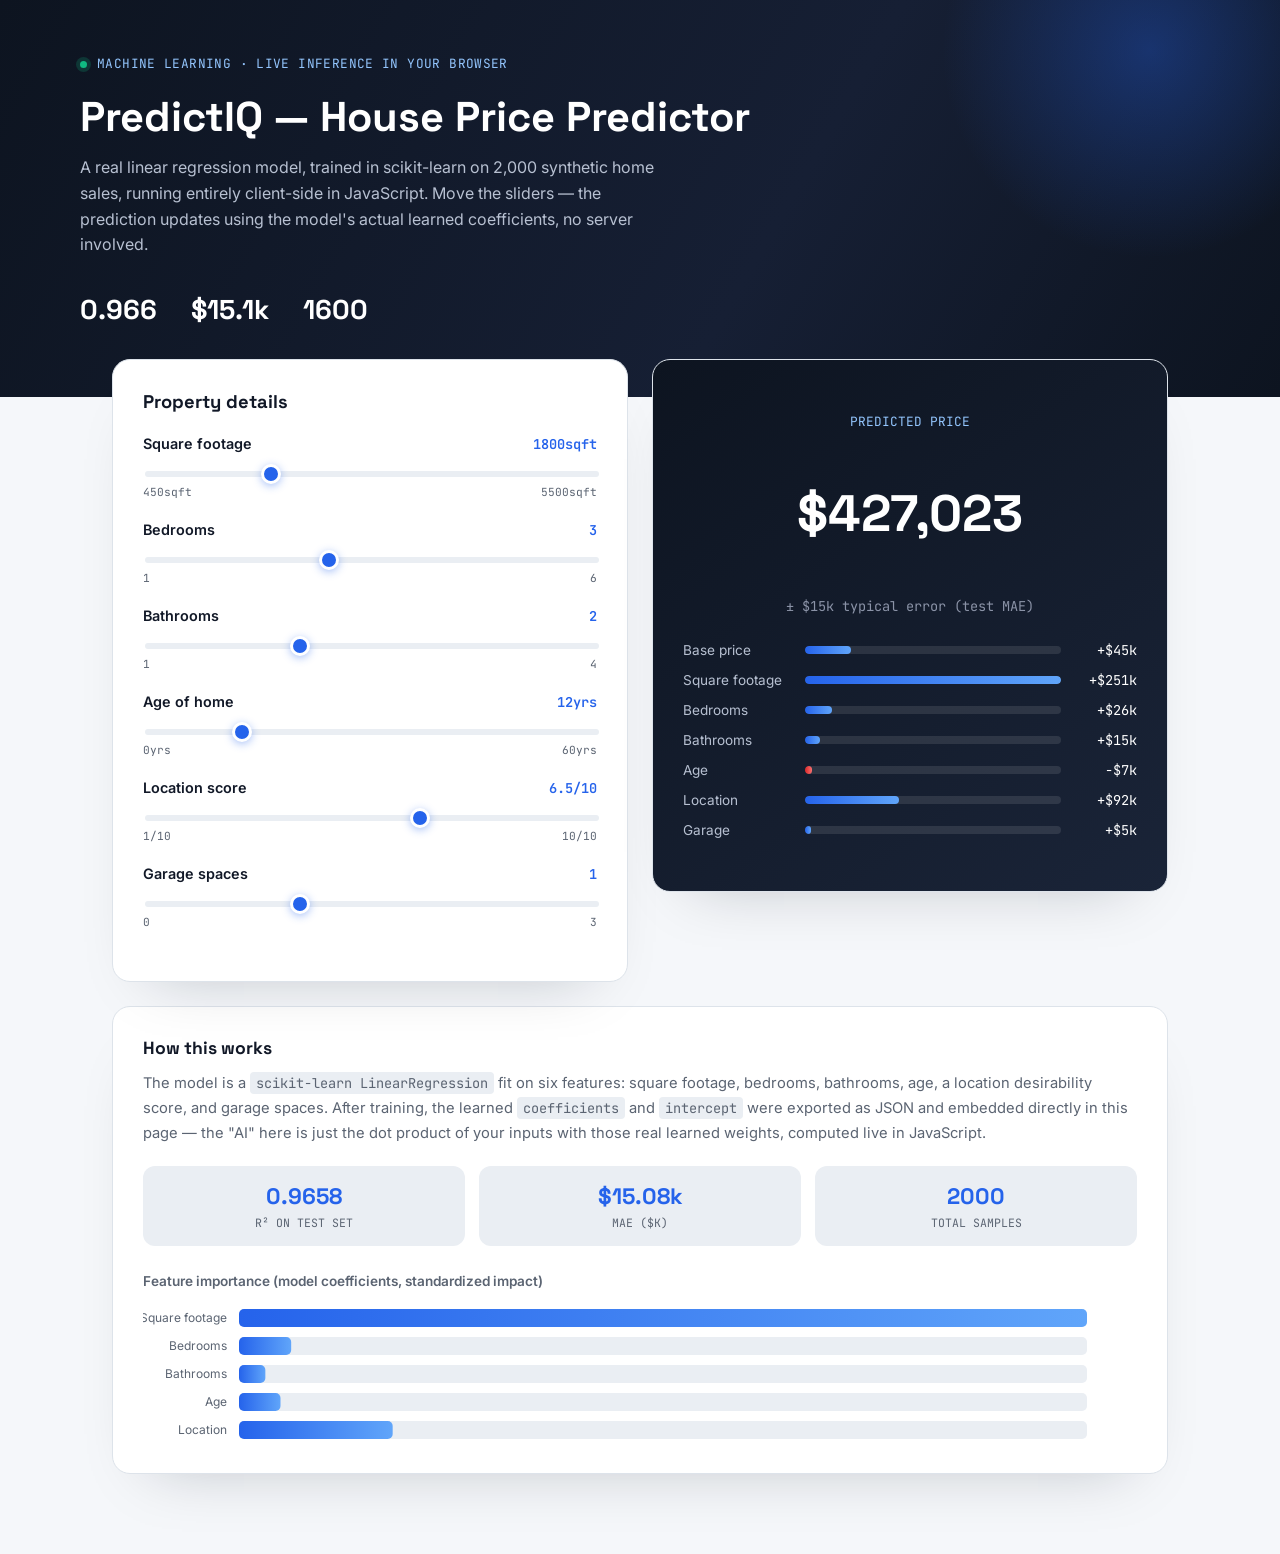
<file: projects/house-price/index.html>
<!DOCTYPE html>
<html lang="en">
<head>
<meta charset="UTF-8">
<meta name="viewport" content="width=device-width, initial-scale=1.0">
<title>PredictIQ — House Price Predictor</title>
<meta name="description" content="A real trained linear regression model predicting house prices, running entirely in the browser.">
<link rel="preconnect" href="https://fonts.googleapis.com">
<link href="https://fonts.googleapis.com/css2?family=Space+Grotesk:wght@500;600;700;800&family=Inter:wght@400;500;600&family=JetBrains+Mono:wght@400;500&display=swap" rel="stylesheet">
<style>
  :root{
    --ink:#0d1420; --paper:#f5f7fa; --paper-dim:#eaeef3; --line:#dde3ea;
    --text:#111827; --text-soft:#5b6472; --accent:#2563eb; --accent-2:#10b981;
    --surface:#ffffff;
    --font-display:'Space Grotesk', sans-serif; --font-body:'Inter', sans-serif; --font-mono:'JetBrains Mono', monospace;
  }
  *{box-sizing:border-box;}
  body{margin:0; font-family:var(--font-body); background:var(--paper); color:var(--text); -webkit-font-smoothing:antialiased;}
  button{font-family:inherit;}

  header{
    background:linear-gradient(120deg,#0d1420,#161f34 60%,#0d1420);
    color:#fff; padding:54px 32px 70px; position:relative; overflow:hidden;
  }
  header::before{
    content:""; position:absolute; width:420px; height:420px; border-radius:50%;
    background:radial-gradient(circle, rgba(37,99,235,0.35), transparent 70%);
    top:-160px; right:-80px;
  }
  .header-inner{max-width:1120px; margin:0 auto; position:relative; z-index:1;}
  .eyebrow{font-family:var(--font-mono); font-size:0.8rem; color:#93c5fd; letter-spacing:0.03em; display:flex; align-items:center; gap:10px;}
  .eyebrow .dot{width:7px; height:7px; border-radius:50%; background:var(--accent-2); box-shadow:0 0 0 4px rgba(16,185,129,0.2);}
  header h1{font-family:var(--font-display); font-size:clamp(1.9rem,4vw,2.6rem); margin:16px 0 12px;}
  header p{color:#b7c0d1; max-width:60ch; line-height:1.6; margin:0;}
  .model-stats{display:flex; gap:34px; margin-top:34px; flex-wrap:wrap;}
  .model-stats div{font-family:var(--font-display); font-size:1.7rem; font-weight:700;}
  .model-stats span{display:block; font-family:var(--font-body); font-size:0.78rem; color:#8b93a7; font-weight:400; margin-top:2px;}

  .wrap{max-width:1120px; margin:-38px auto 80px; padding:0 32px; position:relative; z-index:2;}
  .layout{display:grid; grid-template-columns:1fr 1fr; gap:24px; align-items:start;}

  .card{background:var(--surface); border:1px solid var(--line); border-radius:18px; padding:30px; box-shadow:0 30px 60px -40px rgba(13,20,32,0.25);}
  .card h2{font-family:var(--font-display); font-size:1.15rem; margin:0 0 22px;}

  .field{margin-bottom:22px;}
  .field-head{display:flex; justify-content:space-between; align-items:baseline; margin-bottom:8px;}
  .field-head label{font-size:0.9rem; font-weight:600;}
  .field-head output{font-family:var(--font-mono); font-size:0.85rem; color:var(--accent); font-weight:600;}
  input[type="range"]{
    width:100%; height:6px; border-radius:100px; background:var(--paper-dim); appearance:none; cursor:pointer;
  }
  input[type="range"]::-webkit-slider-thumb{
    appearance:none; width:20px; height:20px; border-radius:50%; background:var(--accent);
    border:3px solid #fff; box-shadow:0 2px 8px rgba(37,99,235,0.4); cursor:pointer;
  }
  .field-range{display:flex; justify-content:space-between; font-family:var(--font-mono); font-size:0.7rem; color:var(--text-soft); margin-top:4px;}

  .predict-card{
    background:linear-gradient(145deg, #0d1420, #1a2438);
    color:#fff; text-align:center; padding:40px 30px;
  }
  .predict-label{font-family:var(--font-mono); font-size:0.8rem; color:#93c5fd; margin-bottom:10px;}
  .predict-value{font-family:var(--font-display); font-size:3.2rem; font-weight:800;}
  .predict-range{color:#8b93a7; font-size:0.85rem; margin-top:8px; font-family:var(--font-mono);}

  .breakdown{margin-top:26px; text-align:left;}
  .breakdown-row{display:flex; align-items:center; gap:12px; margin-bottom:12px; font-size:0.85rem;}
  .breakdown-row .b-label{width:110px; flex-shrink:0; color:#b7c0d1;}
  .breakdown-bar-track{flex:1; height:8px; background:rgba(255,255,255,0.1); border-radius:100px; overflow:hidden;}
  .breakdown-bar-fill{height:100%; border-radius:100px; background:linear-gradient(90deg,#2563eb,#60a5fa);}
  .breakdown-bar-fill.negative{background:linear-gradient(90deg,#dc2626,#f87171);}
  .b-val{width:64px; text-align:right; font-family:var(--font-mono); color:#fff; flex-shrink:0;}

  .metrics-grid{display:grid; grid-template-columns:repeat(3,1fr); gap:14px; margin-top:20px;}
  .metric-box{background:var(--paper-dim); border-radius:12px; padding:16px; text-align:center;}
  .metric-box .m-val{font-family:var(--font-display); font-size:1.4rem; font-weight:700; color:var(--accent);}
  .metric-box .m-label{font-size:0.72rem; color:var(--text-soft); font-family:var(--font-mono); margin-top:4px;}

  .chart-wrap{margin-top:10px;}
  canvas{width:100%; display:block;}

  .about-model{background:var(--surface); border:1px solid var(--line); border-radius:18px; padding:30px; margin-top:24px;}
  .about-model h2{font-family:var(--font-display); font-size:1.1rem; margin:0 0 12px;}
  .about-model p{color:var(--text-soft); font-size:0.92rem; line-height:1.7; margin:0 0 10px;}
  .about-model code{font-family:var(--font-mono); background:var(--paper-dim); padding:2px 6px; border-radius:4px; font-size:0.85rem;}

  @media (max-width:900px){ .layout{grid-template-columns:1fr;} .model-stats{gap:24px;} }
</style>
</head>
<body>

<header>
  <div class="header-inner">
    <p class="eyebrow"><span class="dot"></span>MACHINE LEARNING · LIVE INFERENCE IN YOUR BROWSER</p>
    <h1>PredictIQ — House Price Predictor</h1>
    <p>A real linear regression model, trained in scikit-learn on 2,000 synthetic home sales, running entirely client-side in JavaScript. Move the sliders — the prediction updates using the model's actual learned coefficients, no server involved.</p>
    <div class="model-stats">
      <div id="statR2">—<span>R² score</span></div>
      <div id="statMAE">—<span>Mean abs. error</span></div>
      <div id="statTrain">—<span>Training rows</span></div>
    </div>
  </div>
</header>

<div class="wrap">
  <div class="layout">
    <div class="card">
      <h2>Property details</h2>
      <div id="fields"></div>
    </div>

    <div>
      <div class="card predict-card">
        <p class="predict-label">PREDICTED PRICE</p>
        <p class="predict-value" id="predictValue">$0</p>
        <p class="predict-range" id="predictRange">± $0k typical error</p>
        <div class="breakdown" id="breakdown"></div>
      </div>
    </div>
  </div>

  <div class="card about-model" style="margin-top:24px;">
    <h2>How this works</h2>
    <p>The model is a <code>scikit-learn LinearRegression</code> fit on six features: square footage, bedrooms, bathrooms, age, a location desirability score, and garage spaces. After training, the learned <code>coefficients</code> and <code>intercept</code> were exported as JSON and embedded directly in this page — the "AI" here is just the dot product of your inputs with those real learned weights, computed live in JavaScript.</p>
    <div class="metrics-grid">
      <div class="metric-box"><div class="m-val" id="mR2">—</div><div class="m-label">R² ON TEST SET</div></div>
      <div class="metric-box"><div class="m-val" id="mMAE">—</div><div class="m-label">MAE ($K)</div></div>
      <div class="metric-box"><div class="m-val" id="mSamples">—</div><div class="m-label">TOTAL SAMPLES</div></div>
    </div>
    <div class="chart-wrap">
      <p style="font-size:0.85rem; font-weight:600; margin:24px 0 10px;">Feature importance (model coefficients, standardized impact)</p>
      <canvas id="importanceChart" height="140"></canvas>
    </div>
  </div>
</div>

<script>
/* ---------- Real trained model, exported from scikit-learn ---------- */
const MODEL = {
  coef: [0.13942, 8.66397, 7.29485, -0.57415, 14.17701, 5.43436],
  intercept: 44.79,
  features: ["sqft", "bedrooms", "bathrooms", "age", "location_score", "garage"],
  r2: 0.9658,
  mae: 15.08,
  train_samples: 1600,
  test_samples: 400
};

const FIELD_CONFIG = [
  { key: "sqft", label: "Square footage", min: 450, max: 5500, step: 10, default: 1800, unit: "sqft" },
  { key: "bedrooms", label: "Bedrooms", min: 1, max: 6, step: 1, default: 3, unit: "" },
  { key: "bathrooms", label: "Bathrooms", min: 1, max: 4, step: 0.5, default: 2, unit: "" },
  { key: "age", label: "Age of home", min: 0, max: 60, step: 1, default: 12, unit: "yrs" },
  { key: "location_score", label: "Location score", min: 1, max: 10, step: 0.5, default: 6.5, unit: "/10" },
  { key: "garage", label: "Garage spaces", min: 0, max: 3, step: 1, default: 1, unit: "" },
];

const FEATURE_LABELS = {
  sqft: "Square footage", bedrooms: "Bedrooms", bathrooms: "Bathrooms",
  age: "Age", location_score: "Location", garage: "Garage"
};

let values = {};
FIELD_CONFIG.forEach(f => values[f.key] = f.default);

const fieldsEl = document.getElementById('fields');
const predictValueEl = document.getElementById('predictValue');
const predictRangeEl = document.getElementById('predictRange');
const breakdownEl = document.getElementById('breakdown');

function renderFields() {
  fieldsEl.innerHTML = FIELD_CONFIG.map(f => `
    <div class="field">
      <div class="field-head">
        <label for="in-${f.key}">${f.label}</label>
        <output id="out-${f.key}">${values[f.key]}${f.unit}</output>
      </div>
      <input type="range" id="in-${f.key}" min="${f.min}" max="${f.max}" step="${f.step}" value="${values[f.key]}">
      <div class="field-range"><span>${f.min}${f.unit}</span><span>${f.max}${f.unit}</span></div>
    </div>
  `).join('');

  FIELD_CONFIG.forEach(f => {
    const input = document.getElementById(`in-${f.key}`);
    input.addEventListener('input', () => {
      values[f.key] = Number(input.value);
      document.getElementById(`out-${f.key}`).textContent = values[f.key] + f.unit;
      predict();
    });
  });
}

function predict() {
  const x = FIELD_CONFIG.map(f => values[f.key]);
  const contributions = MODEL.coef.map((c, i) => c * x[i]);
  const total = contributions.reduce((a, b) => a + b, 0) + MODEL.intercept;
  const priceK = Math.max(total, 40);

  predictValueEl.textContent = '$' + Math.round(priceK * 1000).toLocaleString();
  predictRangeEl.textContent = `± $${Math.round(MODEL.mae)}k typical error (test MAE)`;

  const maxAbs = Math.max(...contributions.map(c => Math.abs(c)), Math.abs(MODEL.intercept));
  const rows = MODEL.features.map((feat, i) => ({ label: FEATURE_LABELS[feat], val: contributions[i] }));
  rows.unshift({ label: "Base price", val: MODEL.intercept });

  breakdownEl.innerHTML = rows.map(r => {
    const pct = Math.min(100, Math.abs(r.val) / maxAbs * 100);
    const neg = r.val < 0;
    return `
      <div class="breakdown-row">
        <span class="b-label">${r.label}</span>
        <div class="breakdown-bar-track"><div class="breakdown-bar-fill ${neg ? 'negative' : ''}" style="width:${pct}%"></div></div>
        <span class="b-val">${neg ? '-' : '+'}$${Math.abs(Math.round(r.val))}k</span>
      </div>`;
  }).join('');
}

function animateStat(id, target, decimals, prefix, suffix) {
  const el = document.getElementById(id);
  let start = 0;
  const dur = 900;
  const t0 = performance.now();
  function tick(t) {
    const p = Math.min(1, (t - t0) / dur);
    const val = start + (target - start) * (1 - Math.pow(1 - p, 3));
    el.textContent = (prefix || '') + val.toFixed(decimals) + (suffix || '');
    if (p < 1) requestAnimationFrame(tick);
  }
  requestAnimationFrame(tick);
}

function drawImportanceChart() {
  const canvas = document.getElementById('importanceChart');
  const dpr = window.devicePixelRatio || 1;
  const rect = canvas.getBoundingClientRect();
  const h = 140;
  canvas.width = rect.width * dpr;
  canvas.height = h * dpr;
  const ctx = canvas.getContext('2d');
  ctx.scale(dpr, dpr);
  const w = rect.width;
  ctx.clearRect(0, 0, w, h);

  // "standardized" impact = coef * typical range, for fair comparison
  const ranges = { sqft: 5050, bedrooms: 5, bathrooms: 3, age: 60, location_score: 9, garage: 3 };
  const impacts = MODEL.features.map((f, i) => Math.abs(MODEL.coef[i] * ranges[f]));
  const max = Math.max(...impacts);
  const labels = MODEL.features.map(f => FEATURE_LABELS[f]);

  const barH = 18, gap = 10;
  const leftPad = 96;
  labels.forEach((label, i) => {
    const y = i * (barH + gap) + 6;
    const barW = (impacts[i] / max) * (w - leftPad - 50);
    ctx.fillStyle = '#5b6472';
    ctx.font = '12px Inter, sans-serif';
    ctx.textAlign = 'right';
    ctx.fillText(label, leftPad - 12, y + barH * 0.72);

    ctx.fillStyle = '#eaeef3';
    ctx.beginPath();
    ctx.roundRect(leftPad, y, w - leftPad - 50, barH, 5);
    ctx.fill();

    const grad = ctx.createLinearGradient(leftPad, 0, leftPad + barW, 0);
    grad.addColorStop(0, '#2563eb');
    grad.addColorStop(1, '#60a5fa');
    ctx.fillStyle = grad;
    ctx.beginPath();
    ctx.roundRect(leftPad, y, barW, barH, 5);
    ctx.fill();
  });
}

renderFields();
predict();
drawImportanceChart();
animateStat('statR2', MODEL.r2, 3, '', '');
animateStat('statMAE', MODEL.mae, 1, '$', 'k');
animateStat('statTrain', MODEL.train_samples, 0, '', '');
document.getElementById('mR2').textContent = MODEL.r2;
document.getElementById('mMAE').textContent = '$' + MODEL.mae + 'k';
document.getElementById('mSamples').textContent = MODEL.train_samples + MODEL.test_samples;
window.addEventListener('resize', drawImportanceChart);
</script>
</body>
</html>
</file>
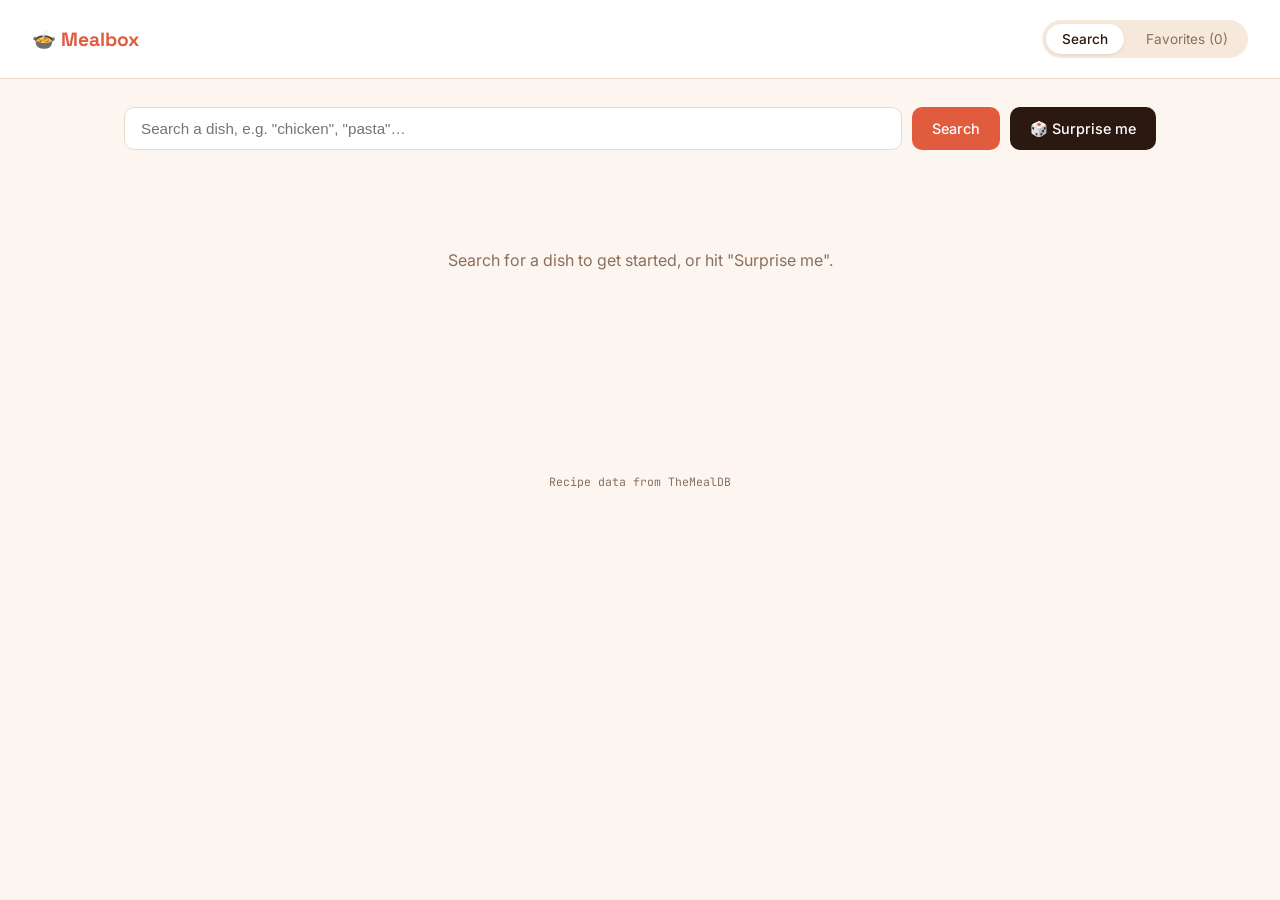
<file: projects/mealbox/index.html>
<!DOCTYPE html>
<html lang="en">
<head>
<meta charset="UTF-8">
<meta name="viewport" content="width=device-width, initial-scale=1.0">
<title>Mealbox — recipe finder</title>
<meta name="description" content="Search real recipes by name or ingredient, view instructions, and save favorites.">
<link rel="preconnect" href="https://fonts.googleapis.com">
<link href="https://fonts.googleapis.com/css2?family=Space+Grotesk:wght@500;600;700&family=Inter:wght@400;500;600&family=JetBrains+Mono:wght@400;500&display=swap" rel="stylesheet">
<style>
  :root{
    --ink:#2b1810; --paper:#fdf6f0; --paper-dim:#f6e9dc; --line:#ecdac7;
    --text:#2b1810; --text-soft:#8a6f5c; --accent:#e15b3f; --accent-2:#2f9e6e;
    --surface:#ffffff;
    --font-display:'Space Grotesk', sans-serif; --font-body:'Inter', sans-serif; --font-mono:'JetBrains Mono', monospace;
  }
  *{box-sizing:border-box;}
  body{margin:0; font-family:var(--font-body); background:var(--paper); color:var(--text);}
  button{font-family:inherit;}
  header{
    display:flex; align-items:center; justify-content:space-between; gap:16px; flex-wrap:wrap;
    padding:20px 32px; border-bottom:1px solid var(--line); background:var(--surface);
    position:sticky; top:0; z-index:10;
  }
  header h1{font-family:var(--font-display); font-size:1.2rem; margin:0; color:var(--accent);}
  .tabs{display:flex; gap:6px; background:var(--paper-dim); padding:4px; border-radius:100px;}
  .tabs button{border:none; background:none; padding:7px 16px; border-radius:100px; font-size:0.85rem; color:var(--text-soft); cursor:pointer;}
  .tabs button.active{background:var(--surface); color:var(--text); font-weight:500; box-shadow:0 1px 3px rgba(40,20,10,0.1);}

  .wrap{max-width:1080px; margin:0 auto; padding:28px 24px 80px;}
  .search-row{display:flex; gap:10px; margin-bottom:24px; flex-wrap:wrap;}
  .search-row input{
    flex:1; min-width:200px; border:1px solid var(--line); border-radius:10px; padding:12px 16px;
    font-size:0.95rem; background:var(--surface);
  }
  .search-row input:focus{outline:2px solid var(--accent); outline-offset:1px;}
  .search-row button{
    border:none; background:var(--accent); color:#fff; border-radius:10px; padding:0 20px;
    font-size:0.9rem; font-weight:500; cursor:pointer;
  }
  .surprise-btn{background:var(--ink) !important;}

  .grid{display:grid; grid-template-columns:repeat(3, 1fr); gap:20px; min-height:200px;}
  .meal-card{
    background:var(--surface); border:1px solid var(--line); border-radius:14px; overflow:hidden;
    cursor:pointer; transition:transform .15s; position:relative;
  }
  .meal-card:hover{transform:translateY(-3px);}
  .meal-media{aspect-ratio:4/3; background:var(--paper-dim); overflow:hidden;}
  .meal-media img{width:100%; height:100%; object-fit:cover; display:block;}
  .meal-info{padding:14px 16px;}
  .meal-cat{font-family:var(--font-mono); font-size:0.7rem; color:var(--accent-2); text-transform:uppercase; letter-spacing:0.03em;}
  .meal-name{font-weight:600; font-size:0.95rem; margin-top:4px;}
  .fav-toggle{
    position:absolute; top:10px; right:10px; width:32px; height:32px; border-radius:50%;
    background:rgba(255,255,255,0.92); border:1px solid var(--line); cursor:pointer;
    display:flex; align-items:center; justify-content:center; font-size:1rem;
  }
  .fav-toggle.active{color:var(--accent);}

  .state{text-align:center; color:var(--text-soft); padding:60px 0; grid-column:1/-1;}
  .state.error{color:var(--accent);}

  .modal-backdrop{
    position:fixed; inset:0; background:rgba(40,24,16,0.5); display:none; align-items:flex-start; justify-content:center;
    z-index:30; padding:36px 20px; overflow-y:auto;
  }
  .modal-backdrop.open{display:flex;}
  .modal{background:var(--surface); border-radius:18px; max-width:640px; width:100%; overflow:hidden; position:relative;}
  .modal-media{aspect-ratio:16/9; background:var(--paper-dim); overflow:hidden;}
  .modal-media img{width:100%; height:100%; object-fit:cover; display:block;}
  .modal-close{position:absolute; top:14px; right:14px; background:rgba(255,255,255,0.92); border:1px solid var(--line); border-radius:50%; width:34px; height:34px; cursor:pointer; font-size:1.1rem;}
  .modal-body{padding:26px 28px 30px;}
  .modal-body h2{font-family:var(--font-display); margin:0 0 6px; font-size:1.4rem;}
  .modal-tags{display:flex; gap:8px; margin-bottom:18px; flex-wrap:wrap;}
  .modal-tags span{font-family:var(--font-mono); font-size:0.72rem; background:var(--paper-dim); color:var(--text-soft); padding:4px 10px; border-radius:100px;}
  .modal-section-title{font-weight:600; font-size:0.9rem; margin:20px 0 10px;}
  .ingredients{display:grid; grid-template-columns:1fr 1fr; gap:6px 20px; font-size:0.88rem;}
  .ingredients li{display:flex; justify-content:space-between; border-bottom:1px dashed var(--line); padding:5px 0;}
  .ingredients li span:last-child{color:var(--text-soft); font-family:var(--font-mono); font-size:0.8rem;}
  .instructions{font-size:0.92rem; line-height:1.7; color:var(--text-soft); white-space:pre-line;}
  .modal-actions{margin-top:22px; display:flex; gap:10px;}
  .modal-actions button, .modal-actions a{
    border:1px solid var(--line); background:var(--surface); border-radius:8px; padding:10px 16px;
    font-size:0.85rem; cursor:pointer; text-decoration:none; color:var(--text);
  }
  .modal-actions .fav-btn.active{background:var(--accent); color:#fff; border-color:var(--accent);}

  footer{max-width:1080px; margin:0 auto; padding:20px 24px; font-family:var(--font-mono); font-size:0.72rem; color:var(--text-soft); text-align:center;}
  @media (max-width:760px){ .grid{grid-template-columns:repeat(2, 1fr);} .ingredients{grid-template-columns:1fr;} }
  @media (max-width:480px){ .grid{grid-template-columns:1fr;} }
</style>
</head>
<body>

<header>
  <h1>🍲 Mealbox</h1>
  <div class="tabs">
    <button class="active" id="tabSearch">Search</button>
    <button id="tabFavs">Favorites <span id="favCount">(0)</span></button>
  </div>
</header>

<div class="wrap">
  <div class="search-row" id="searchRow">
    <input type="text" id="searchInput" placeholder="Search a dish, e.g. &quot;chicken&quot;, &quot;pasta&quot;…">
    <button id="searchBtn">Search</button>
    <button class="surprise-btn" id="surpriseBtn">🎲 Surprise me</button>
  </div>
  <div class="grid" id="grid">
    <p class="state">Search for a dish to get started, or hit "Surprise me".</p>
  </div>
</div>

<footer>Recipe data from TheMealDB</footer>

<div class="modal-backdrop" id="modalBackdrop">
  <div class="modal" id="modal"></div>
</div>

<script>
const API_BASE = "https://www.themealdb.com/api/json/v1/1";
let favorites = JSON.parse(localStorage.getItem('mealbox-favorites') || '[]');
let currentView = 'search';
let lastResults = [];

const grid = document.getElementById('grid');
const searchInput = document.getElementById('searchInput');
const searchRow = document.getElementById('searchRow');
const favCountEl = document.getElementById('favCount');
const tabSearch = document.getElementById('tabSearch');
const tabFavs = document.getElementById('tabFavs');
const modalBackdrop = document.getElementById('modalBackdrop');
const modal = document.getElementById('modal');

function persist() { localStorage.setItem('mealbox-favorites', JSON.stringify(favorites)); }

function updateFavCount() { favCountEl.textContent = `(${favorites.length})`; }

function renderGrid(meals) {
  if (!meals || meals.length === 0) {
    grid.innerHTML = `<p class="state">No recipes found. Try another search.</p>`;
    return;
  }
  grid.innerHTML = meals.map(m => `
    <div class="meal-card" data-id="${m.idMeal}">
      <div class="meal-media"><img src="${m.strMealThumb}" alt="${m.strMeal}" loading="lazy"></div>
      <button class="fav-toggle ${favorites.includes(m.idMeal) ? 'active' : ''}" data-id="${m.idMeal}" aria-label="Toggle favorite">♥</button>
      <div class="meal-info">
        <p class="meal-cat">${m.strArea || m.strCategory || ''}</p>
        <p class="meal-name">${m.strMeal}</p>
      </div>
    </div>
  `).join('');

  grid.querySelectorAll('.meal-card').forEach(card => {
    card.addEventListener('click', (e) => {
      if (e.target.closest('.fav-toggle')) return;
      openMealModal(card.dataset.id);
    });
  });
  grid.querySelectorAll('.fav-toggle').forEach(btn => {
    btn.addEventListener('click', (e) => { e.stopPropagation(); toggleFav(btn.dataset.id); });
  });
}

function toggleFav(id) {
  if (favorites.includes(id)) favorites = favorites.filter(f => f !== id);
  else favorites.push(id);
  persist();
  updateFavCount();
  if (currentView === 'search') {
    const btn = grid.querySelector(`.fav-toggle[data-id="${id}"]`);
    if (btn) btn.classList.toggle('active');
  } else {
    loadFavorites();
  }
}

async function searchMeals(query) {
  grid.innerHTML = `<p class="state">Searching…</p>`;
  try {
    const res = await fetch(`${API_BASE}/search.php?s=${encodeURIComponent(query)}`);
    const data = await res.json();
    lastResults = data.meals || [];
    renderGrid(lastResults);
  } catch (err) {
    grid.innerHTML = `<p class="state error">Couldn't reach the recipe database. Try again.</p>`;
  }
}

async function surpriseMe() {
  grid.innerHTML = `<p class="state">Picking something delicious…</p>`;
  try {
    const res = await fetch(`${API_BASE}/random.php`);
    const data = await res.json();
    lastResults = data.meals || [];
    renderGrid(lastResults);
  } catch (err) {
    grid.innerHTML = `<p class="state error">Couldn't reach the recipe database. Try again.</p>`;
  }
}

async function loadFavorites() {
  if (favorites.length === 0) {
    grid.innerHTML = `<p class="state">No favorites yet — search for a recipe and tap the heart.</p>`;
    return;
  }
  grid.innerHTML = `<p class="state">Loading favorites…</p>`;
  try {
    const results = await Promise.all(favorites.map(id => fetch(`${API_BASE}/lookup.php?i=${id}`).then(r => r.json())));
    const meals = results.map(r => r.meals && r.meals[0]).filter(Boolean);
    renderGrid(meals);
  } catch (err) {
    grid.innerHTML = `<p class="state error">Couldn't load favorites. Try again.</p>`;
  }
}

function getIngredients(meal) {
  const list = [];
  for (let i = 1; i <= 20; i++) {
    const ing = meal[`strIngredient${i}`];
    const measure = meal[`strMeasure${i}`];
    if (ing && ing.trim()) list.push({ ing: ing.trim(), measure: (measure || '').trim() });
  }
  return list;
}

async function openMealModal(id) {
  modal.innerHTML = `<div class="state">Loading recipe…</div>`;
  modalBackdrop.classList.add('open');
  try {
    const res = await fetch(`${API_BASE}/lookup.php?i=${id}`);
    const data = await res.json();
    const meal = data.meals[0];
    const ingredients = getIngredients(meal);
    const isFav = favorites.includes(meal.idMeal);

    modal.innerHTML = `
      <button class="modal-close" data-close>×</button>
      <div class="modal-media"><img src="${meal.strMealThumb}" alt="${meal.strMeal}"></div>
      <div class="modal-body">
        <h2>${meal.strMeal}</h2>
        <div class="modal-tags">
          ${meal.strCategory ? `<span>${meal.strCategory}</span>` : ''}
          ${meal.strArea ? `<span>${meal.strArea}</span>` : ''}
        </div>
        <p class="modal-section-title">Ingredients</p>
        <ul class="ingredients">
          ${ingredients.map(i => `<li><span>${i.ing}</span><span>${i.measure}</span></li>`).join('')}
        </ul>
        <p class="modal-section-title">Instructions</p>
        <p class="instructions">${meal.strInstructions}</p>
        <div class="modal-actions">
          <button class="fav-btn ${isFav ? 'active' : ''}" data-fav="${meal.idMeal}">${isFav ? '♥ Saved to favorites' : '♡ Save to favorites'}</button>
          ${meal.strYoutube ? `<a href="${meal.strYoutube}" target="_blank" rel="noopener">▶ Watch video</a>` : ''}
        </div>
      </div>
    `;
    modal.querySelector('[data-close]').addEventListener('click', () => modalBackdrop.classList.remove('open'));
    modal.querySelector('[data-fav]').addEventListener('click', (e) => {
      toggleFav(meal.idMeal);
      e.target.classList.toggle('active');
      e.target.textContent = e.target.classList.contains('active') ? '♥ Saved to favorites' : '♡ Save to favorites';
    });
  } catch (err) {
    modal.innerHTML = `<button class="modal-close" data-close>×</button><div class="state error">Couldn't load this recipe.</div>`;
    modal.querySelector('[data-close]').addEventListener('click', () => modalBackdrop.classList.remove('open'));
  }
}

modalBackdrop.addEventListener('click', (e) => { if (e.target === modalBackdrop) modalBackdrop.classList.remove('open'); });

document.getElementById('searchBtn').addEventListener('click', () => { if (searchInput.value.trim()) searchMeals(searchInput.value.trim()); });
searchInput.addEventListener('keydown', (e) => { if (e.key === 'Enter' && searchInput.value.trim()) searchMeals(searchInput.value.trim()); });
document.getElementById('surpriseBtn').addEventListener('click', surpriseMe);

tabSearch.addEventListener('click', () => {
  currentView = 'search';
  tabSearch.classList.add('active'); tabFavs.classList.remove('active');
  searchRow.style.display = 'flex';
  renderGrid(lastResults.length ? lastResults : null);
  if (!lastResults.length) grid.innerHTML = `<p class="state">Search for a dish to get started, or hit "Surprise me".</p>`;
});
tabFavs.addEventListener('click', () => {
  currentView = 'favs';
  tabFavs.classList.add('active'); tabSearch.classList.remove('active');
  searchRow.style.display = 'none';
  loadFavorites();
});

updateFavCount();
</script>
</body>
</html>
</file>
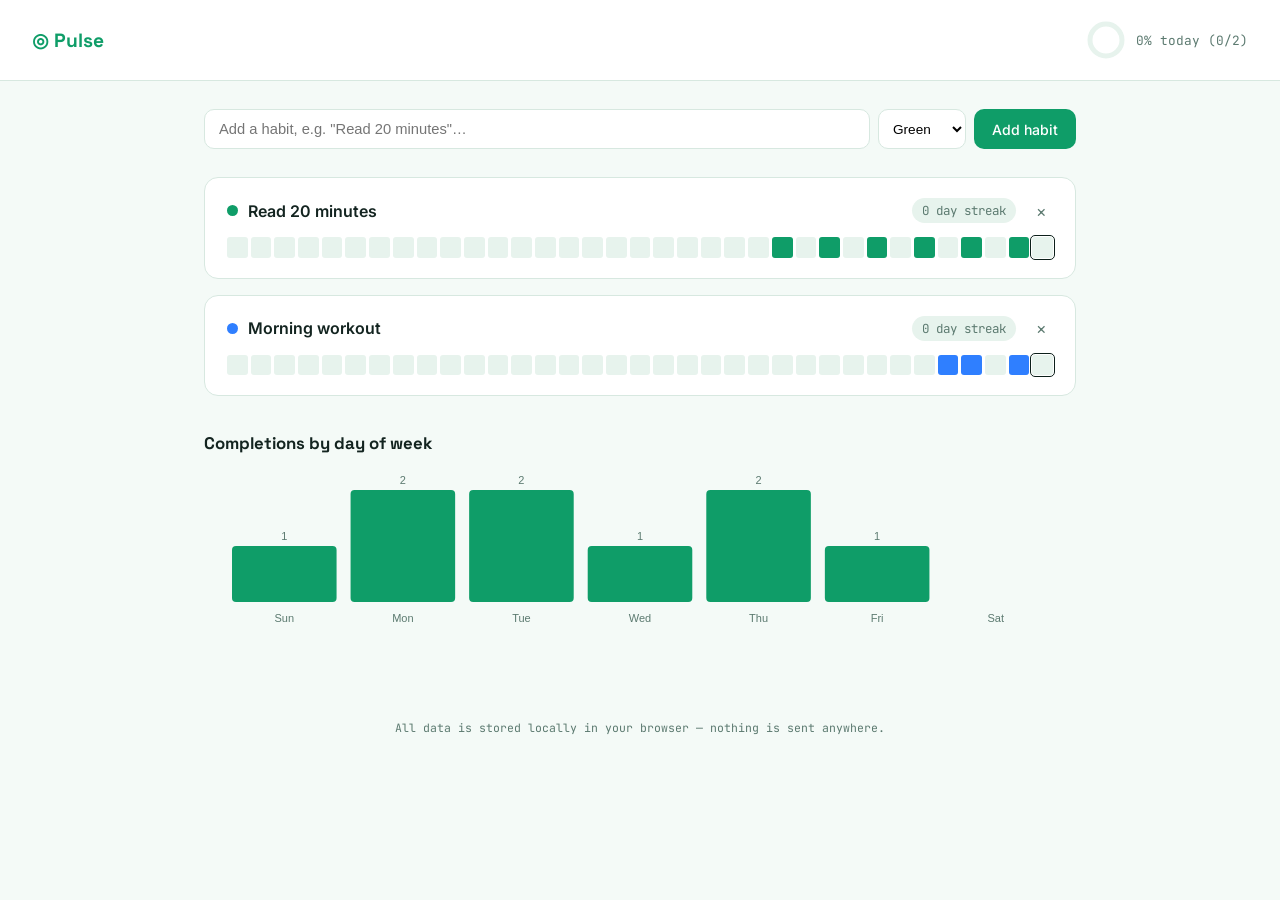
<file: projects/pulse/index.html>
<!DOCTYPE html>
<html lang="en">
<head>
<meta charset="UTF-8">
<meta name="viewport" content="width=device-width, initial-scale=1.0">
<title>Pulse — habit tracker</title>
<meta name="description" content="Track daily habits with a contribution-style heatmap, streaks, and a weekly summary chart.">
<link rel="preconnect" href="https://fonts.googleapis.com">
<link href="https://fonts.googleapis.com/css2?family=Space+Grotesk:wght@500;600;700&family=Inter:wght@400;500;600&family=JetBrains+Mono:wght@400;500&display=swap" rel="stylesheet">
<style>
  :root{
    --ink:#0c1f1a; --paper:#f4faf7; --paper-dim:#e7f3ed; --line:#d7e8e0;
    --text:#132420; --text-soft:#5c7a70; --accent:#0f9d68; --accent-soft:#d7f3e6; --accent-2:#ff9a3c;
    --surface:#ffffff;
    --font-display:'Space Grotesk', sans-serif; --font-body:'Inter', sans-serif; --font-mono:'JetBrains Mono', monospace;
  }
  *{box-sizing:border-box;}
  body{margin:0; font-family:var(--font-body); background:var(--paper); color:var(--text);}
  button{font-family:inherit;}
  header{
    display:flex; align-items:center; justify-content:space-between; gap:16px; flex-wrap:wrap;
    padding:20px 32px; border-bottom:1px solid var(--line); background:var(--surface);
  }
  header h1{font-family:var(--font-display); font-size:1.2rem; margin:0; color:var(--accent);}
  .today-stat{display:flex; align-items:center; gap:10px;}
  .ring{width:40px; height:40px; border-radius:50%; position:relative;}
  .ring svg{transform:rotate(-90deg);}
  .today-stat span{font-family:var(--font-mono); font-size:0.8rem; color:var(--text-soft);}

  .wrap{max-width:920px; margin:0 auto; padding:28px 24px 80px;}

  .add-habit{display:flex; gap:8px; margin-bottom:28px;}
  .add-habit input{flex:1; border:1px solid var(--line); border-radius:10px; padding:11px 14px; font-size:0.92rem; background:var(--surface);}
  .add-habit input:focus{outline:2px solid var(--accent); outline-offset:1px;}
  .add-habit select{border:1px solid var(--line); border-radius:10px; padding:0 10px; font-size:0.85rem; background:var(--surface);}
  .add-habit button{border:none; background:var(--accent); color:#fff; border-radius:10px; padding:0 18px; font-size:0.88rem; font-weight:500; cursor:pointer;}

  .habit{background:var(--surface); border:1px solid var(--line); border-radius:14px; padding:20px 22px; margin-bottom:16px;}
  .habit-head{display:flex; align-items:center; justify-content:space-between; margin-bottom:14px; gap:10px; flex-wrap:wrap;}
  .habit-name-row{display:flex; align-items:center; gap:10px;}
  .dot{width:11px; height:11px; border-radius:50%; flex-shrink:0;}
  .habit-name{font-weight:600; font-size:1rem;}
  .habit-stats{display:flex; gap:14px; align-items:center;}
  .streak{font-family:var(--font-mono); font-size:0.78rem; color:var(--text-soft); background:var(--paper-dim); padding:4px 10px; border-radius:100px;}
  .streak.hot{background:#fff1e0; color:#c9701f;}
  .del-habit{background:none; border:none; color:var(--text-soft); cursor:pointer; font-size:1rem;}
  .del-habit:hover{color:#e15b3f;}

  .heatmap{display:grid; grid-template-columns:repeat(35, 1fr); gap:3px;}
  .heatmap .cell{aspect-ratio:1; border-radius:3px; background:var(--paper-dim); cursor:pointer; border:1px solid transparent;}
  .heatmap .cell:hover{border-color:var(--accent);}
  .heatmap .cell.today{outline:1.5px solid var(--ink); outline-offset:1px;}

  .weekly-chart{margin-top:36px;}
  .weekly-chart h2{font-family:var(--font-display); font-size:1.05rem; margin-bottom:16px;}
  canvas#weeklyChart{width:100%; height:160px; display:block;}

  .empty{color:var(--text-soft); text-align:center; padding:50px 0; font-size:0.92rem;}
  footer{max-width:920px; margin:0 auto; padding:10px 24px 40px; font-family:var(--font-mono); font-size:0.72rem; color:var(--text-soft); text-align:center;}
  @media (max-width:600px){ .heatmap{grid-template-columns:repeat(20, 1fr);} }
</style>
</head>
<body>

<header>
  <h1>◎ Pulse</h1>
  <div class="today-stat">
    <div class="ring" id="ring"></div>
    <span id="todayLabel">0% today</span>
  </div>
</header>

<div class="wrap">
  <form class="add-habit" id="addHabitForm">
    <input type="text" id="habitInput" placeholder="Add a habit, e.g. &quot;Read 20 minutes&quot;…" required>
    <select id="colorSelect">
      <option value="#0f9d68">Green</option>
      <option value="#2f7fff">Blue</option>
      <option value="#ff9a3c">Orange</option>
      <option value="#e15b3f">Red</option>
      <option value="#6e56ff">Violet</option>
    </select>
    <button type="submit">Add habit</button>
  </form>

  <div id="habitsList"></div>

  <div class="weekly-chart">
    <h2>Completions by day of week</h2>
    <canvas id="weeklyChart"></canvas>
  </div>
</div>

<footer>All data is stored locally in your browser — nothing is sent anywhere.</footer>

<script>
const STORAGE_KEY = 'pulse-habits-v1';
const DAYS_SHOWN = 35;

function todayKey(offset = 0) {
  const d = new Date();
  d.setDate(d.getDate() - offset);
  return d.toISOString().slice(0, 10);
}

function loadHabits() {
  try {
    const raw = localStorage.getItem(STORAGE_KEY);
    if (raw) return JSON.parse(raw);
  } catch (e) {}
  // seed with example data: a few random days checked in the past for demo purposes
  const seedLog = {};
  for (let i = 1; i <= 12; i += 2) seedLog[todayKey(i)] = true;
  return [
    { id: 'h1', name: 'Read 20 minutes', color: '#0f9d68', log: { ...seedLog } },
    { id: 'h2', name: 'Morning workout', color: '#2f7fff', log: { [todayKey(1)]: true, [todayKey(3)]: true, [todayKey(4)]: true } },
  ];
}

let habits = loadHabits();

function persist() { localStorage.setItem(STORAGE_KEY, JSON.stringify(habits)); }

function computeStreak(habit) {
  let streak = 0;
  for (let i = 0; i < 365; i++) {
    if (habit.log[todayKey(i)]) streak++;
    else break;
  }
  return streak;
}

function renderRing(pct) {
  const ring = document.getElementById('ring');
  const r = 16, c = 2 * Math.PI * r;
  const offset = c - (pct / 100) * c;
  ring.innerHTML = `
    <svg width="40" height="40" viewBox="0 0 40 40">
      <circle cx="20" cy="20" r="${r}" fill="none" stroke="#e7f3ed" stroke-width="5"/>
      <circle cx="20" cy="20" r="${r}" fill="none" stroke="#0f9d68" stroke-width="5"
        stroke-dasharray="${c}" stroke-dashoffset="${offset}" stroke-linecap="round"/>
    </svg>`;
}

function renderTodayStat() {
  if (habits.length === 0) { renderRing(0); document.getElementById('todayLabel').textContent = '0% today'; return; }
  const doneToday = habits.filter(h => h.log[todayKey(0)]).length;
  const pct = Math.round((doneToday / habits.length) * 100);
  renderRing(pct);
  document.getElementById('todayLabel').textContent = `${pct}% today (${doneToday}/${habits.length})`;
}

function renderHeatmap(habit) {
  let cells = '';
  for (let i = DAYS_SHOWN - 1; i >= 0; i--) {
    const key = todayKey(i);
    const done = !!habit.log[key];
    const isToday = i === 0;
    cells += `<div class="cell ${isToday ? 'today' : ''}" data-key="${key}" data-habit="${habit.id}"
      style="background:${done ? habit.color : ''}" title="${key}"></div>`;
  }
  return cells;
}

function renderHabits() {
  const list = document.getElementById('habitsList');
  if (habits.length === 0) {
    list.innerHTML = `<p class="empty">No habits yet — add one above to start tracking.</p>`;
    return;
  }
  list.innerHTML = habits.map(h => {
    const streak = computeStreak(h);
    return `
      <div class="habit">
        <div class="habit-head">
          <div class="habit-name-row">
            <span class="dot" style="background:${h.color}"></span>
            <span class="habit-name">${h.name}</span>
          </div>
          <div class="habit-stats">
            <span class="streak ${streak >= 3 ? 'hot' : ''}">${streak >= 3 ? '🔥 ' : ''}${streak} day streak</span>
            <button class="del-habit" data-del="${h.id}" aria-label="Delete habit">×</button>
          </div>
        </div>
        <div class="heatmap">${renderHeatmap(h)}</div>
      </div>
    `;
  }).join('');

  list.querySelectorAll('.cell').forEach(cell => {
    cell.addEventListener('click', () => toggleDay(cell.dataset.habit, cell.dataset.key));
  });
  list.querySelectorAll('[data-del]').forEach(btn => {
    btn.addEventListener('click', () => deleteHabit(btn.dataset.del));
  });
}

function toggleDay(habitId, key) {
  const habit = habits.find(h => h.id === habitId);
  if (!habit) return;
  if (habit.log[key]) delete habit.log[key];
  else habit.log[key] = true;
  persist();
  renderHabits();
  renderTodayStat();
  drawWeeklyChart();
}

function deleteHabit(id) {
  habits = habits.filter(h => h.id !== id);
  persist();
  renderHabits();
  renderTodayStat();
  drawWeeklyChart();
}

document.getElementById('addHabitForm').addEventListener('submit', (e) => {
  e.preventDefault();
  const input = document.getElementById('habitInput');
  const color = document.getElementById('colorSelect').value;
  if (!input.value.trim()) return;
  habits.push({ id: 'h' + Date.now(), name: input.value.trim(), color, log: {} });
  input.value = '';
  persist();
  renderHabits();
  renderTodayStat();
  drawWeeklyChart();
});

function drawWeeklyChart() {
  const canvas = document.getElementById('weeklyChart');
  const dpr = window.devicePixelRatio || 1;
  const rect = canvas.getBoundingClientRect();
  canvas.width = rect.width * dpr;
  canvas.height = 160 * dpr;
  const ctx = canvas.getContext('2d');
  ctx.scale(dpr, dpr);
  const w = rect.width, h = 160;
  ctx.clearRect(0, 0, w, h);

  const dayLabels = ['Sun','Mon','Tue','Wed','Thu','Fri','Sat'];
  const totals = [0,0,0,0,0,0,0];
  habits.forEach(h => {
    Object.keys(h.log).forEach(key => {
      if (!h.log[key]) return;
      const d = new Date(key + 'T00:00:00');
      totals[d.getDay()]++;
    });
  });
  const max = Math.max(...totals, 1);
  const pad = 28, gap = 14;
  const barW = (w - pad * 2 - gap * 6) / 7;

  totals.forEach((v, i) => {
    const barH = (h - pad - 20) * (v / max);
    const x = pad + i * (barW + gap);
    const y = h - pad - barH;
    ctx.fillStyle = '#0f9d68';
    ctx.beginPath();
    ctx.roundRect ? ctx.roundRect(x, y, barW, barH, 4) : ctx.rect(x, y, barW, barH);
    ctx.fill();

    ctx.fillStyle = '#5c7a70';
    ctx.font = '11px Inter, sans-serif';
    ctx.textAlign = 'center';
    ctx.fillText(dayLabels[i], x + barW / 2, h - 8);
    if (v > 0) ctx.fillText(String(v), x + barW / 2, y - 6);
  });
}

renderHabits();
renderTodayStat();
drawWeeklyChart();
window.addEventListener('resize', drawWeeklyChart);
</script>
</body>
</html>
</file>
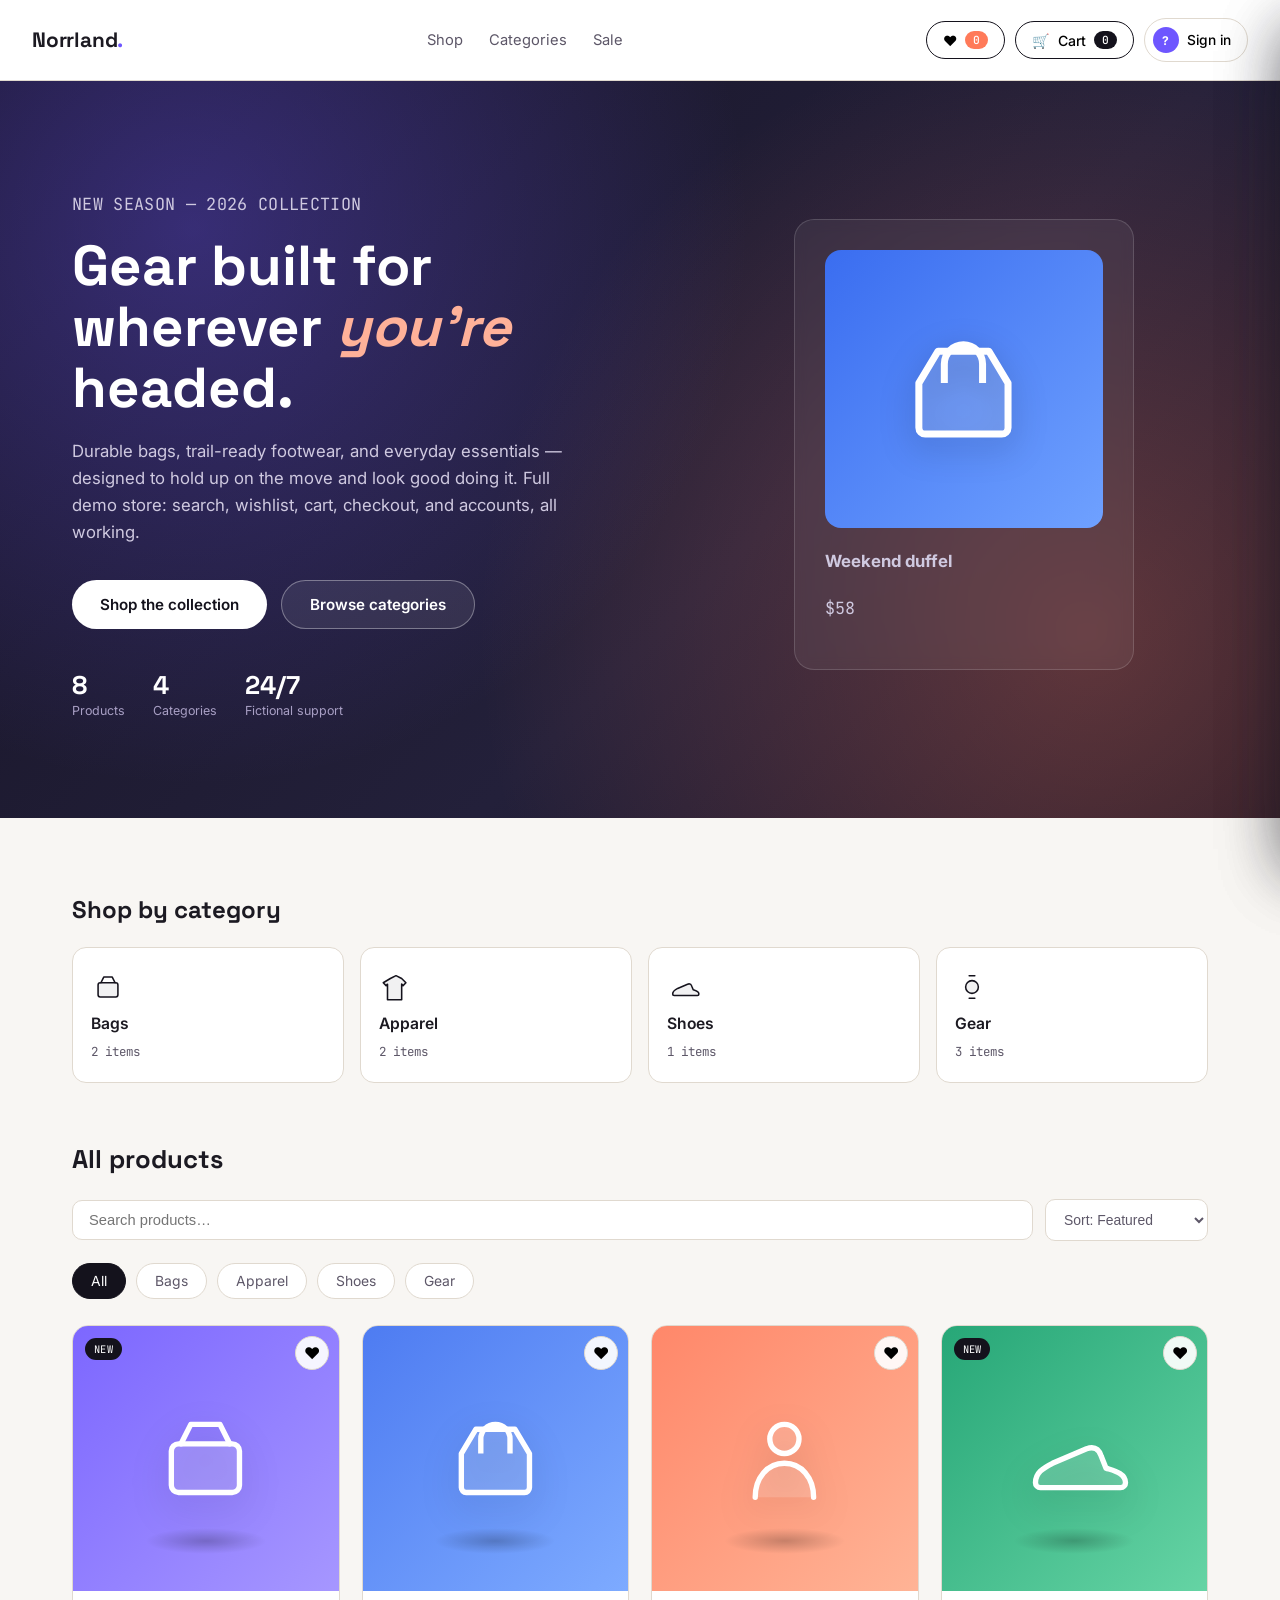
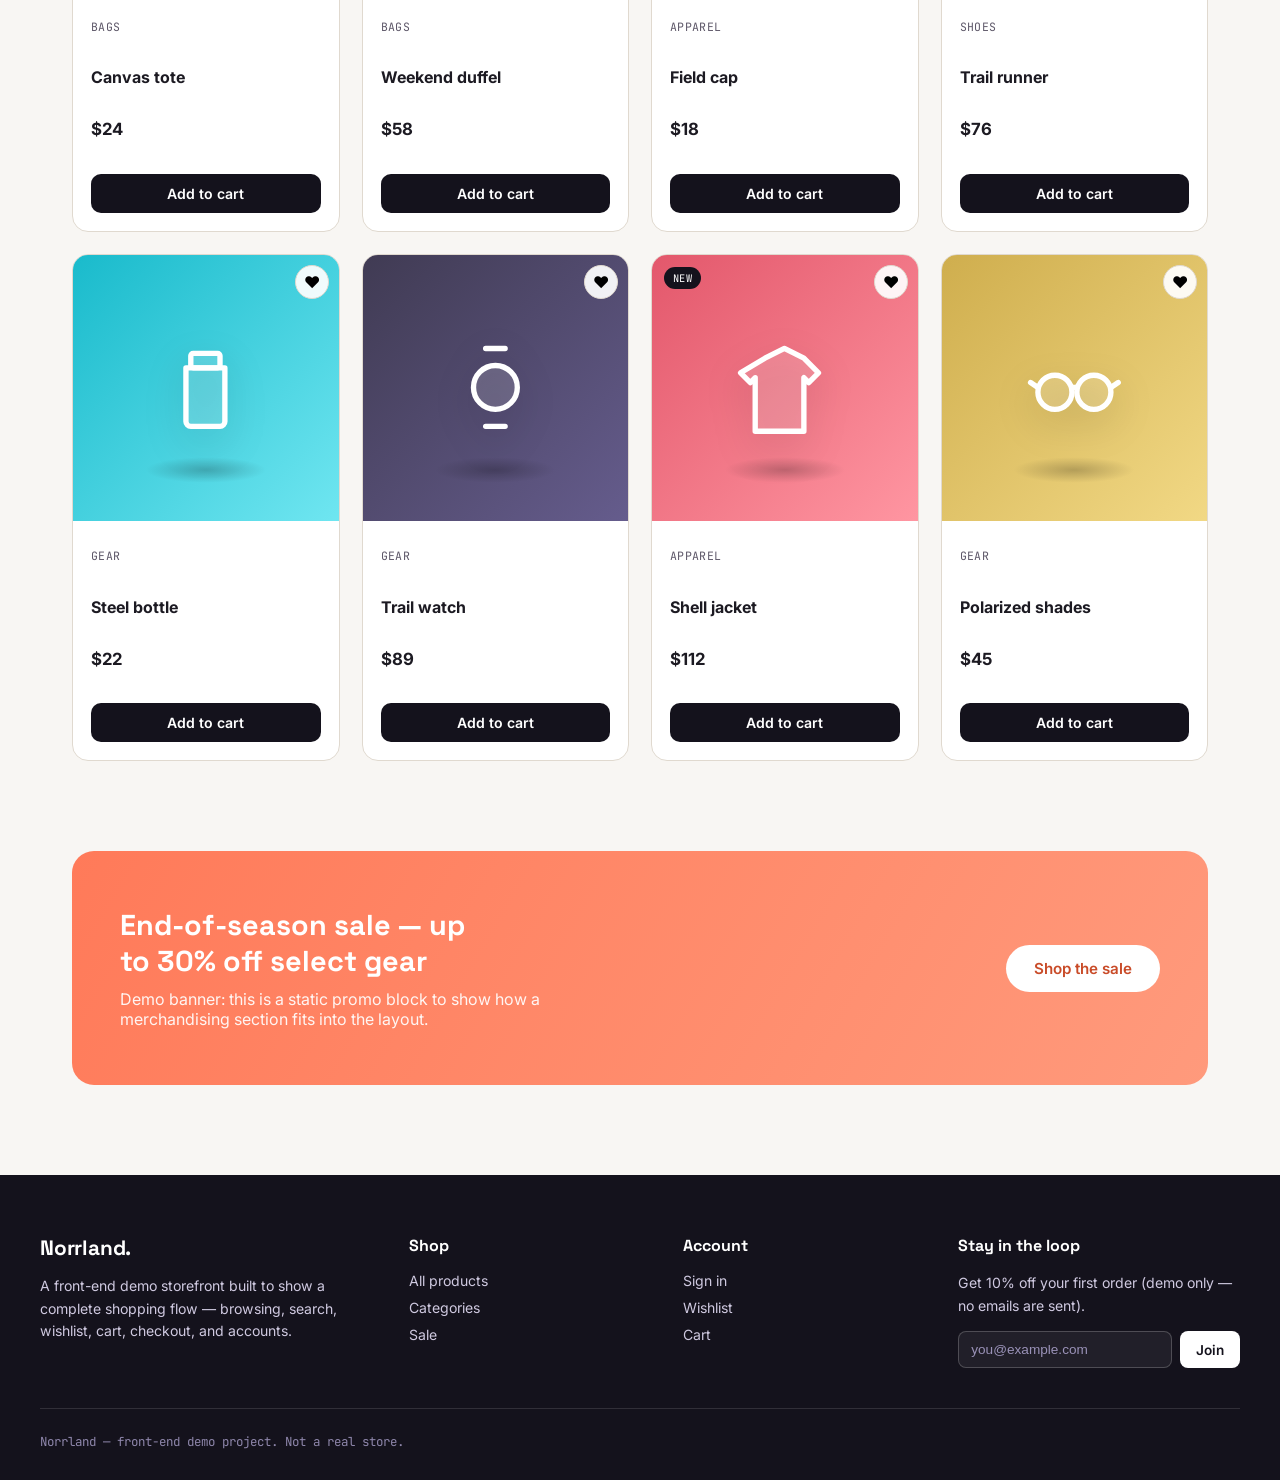
<file: projects/storefront/index.html>
<!DOCTYPE html>
<html lang="en">
<head>
<meta charset="UTF-8">
<meta name="viewport" content="width=device-width, initial-scale=1.0">
<title>Norrland — outdoor goods</title>
<meta name="description" content="A full e-commerce demo: hero, categories, search, sort, wishlist, quick view, cart, checkout, and account login.">
<link rel="preconnect" href="https://fonts.googleapis.com">
<link href="https://fonts.googleapis.com/css2?family=Space+Grotesk:wght@500;600;700;800&family=Inter:wght@400;500;600&family=JetBrains+Mono:wght@400;500&display=swap" rel="stylesheet">
<style>
  :root{
    --ink:#14121c; --paper:#f8f6f3; --paper-dim:#efeae3; --line:#e0d9cf;
    --text:#1c1a22; --text-soft:#5d5768; --accent:#6e56ff; --accent-2:#ff7a59;
    --surface:#ffffff; --success:#2fb774;
    --font-display:'Space Grotesk', sans-serif; --font-body:'Inter', sans-serif; --font-mono:'JetBrains Mono', monospace;
  }
  *{box-sizing:border-box;}
  body{margin:0; font-family:var(--font-body); background:var(--paper); color:var(--text); -webkit-font-smoothing:antialiased;}
  button{font-family:inherit;}
  img,svg{max-width:100%; display:block;}
  a{color:inherit;}

  /* ===== Header ===== */
  header{
    display:flex; align-items:center; justify-content:space-between; gap:16px; flex-wrap:wrap;
    padding:18px 32px; border-bottom:1px solid var(--line); background:var(--surface);
    position:sticky; top:0; z-index:40;
  }
  .logo{font-family:var(--font-display); font-size:1.3rem; font-weight:700; letter-spacing:-0.01em;}
  .logo span{color:var(--accent);}
  nav.main-links{display:flex; gap:26px;}
  nav.main-links a{font-size:0.92rem; color:var(--text-soft); text-decoration:none; cursor:pointer;}
  nav.main-links a:hover{color:var(--text);}
  .header-actions{display:flex; gap:10px; align-items:center;}
  .icon-pill{
    border:1px solid var(--ink); background:none; border-radius:100px; padding:9px 16px;
    font-size:0.88rem; font-weight:500; cursor:pointer; display:flex; align-items:center; gap:8px;
  }
  .badge{background:var(--ink); color:#fff; border-radius:100px; font-family:var(--font-mono); font-size:0.7rem; padding:2px 8px;}
  .icon-pill.wishlist-btn .badge{background:var(--accent-2);}
  .account-wrap{position:relative;}
  .account-btn{
    border:1px solid var(--line); background:var(--surface); border-radius:100px; padding:8px 16px 8px 8px;
    font-size:0.86rem; font-weight:500; cursor:pointer; display:flex; align-items:center; gap:8px;
  }
  .avatar{
    width:26px; height:26px; border-radius:50%; background:var(--accent); color:#fff;
    display:flex; align-items:center; justify-content:center; font-size:0.75rem; font-weight:700; flex-shrink:0;
  }
  .account-menu{
    position:absolute; top:calc(100% + 10px); right:0; background:var(--surface); border:1px solid var(--line);
    border-radius:12px; min-width:190px; box-shadow:0 20px 44px -20px rgba(20,20,30,0.3);
    padding:8px; display:none; z-index:50;
  }
  .account-menu.open{display:block;}
  .account-menu button{
    width:100%; text-align:left; background:none; border:none; padding:10px 12px; border-radius:8px;
    font-size:0.88rem; cursor:pointer; color:var(--text);
  }
  .account-menu button:hover{background:var(--paper-dim);}
  .account-menu .logout{color:#c0392b;}

  .mobile-nav-toggle{display:none;}

  /* ===== Hero ===== */
  .hero{
    position:relative;
    background:
      radial-gradient(circle at 15% 20%, rgba(110,86,255,0.35), transparent 45%),
      radial-gradient(circle at 85% 75%, rgba(255,122,89,0.3), transparent 50%),
      linear-gradient(135deg, #171426, #23203a 60%, #171426);
    color:#fff;
    overflow:hidden;
  }
  .hero-inner{
    max-width:1200px; margin:0 auto; padding:90px 32px 100px;
    display:grid; grid-template-columns:1.1fr 0.9fr; gap:50px; align-items:center;
    position:relative; z-index:1;
  }
  .hero-kicker{font-family:var(--font-mono); font-size:0.82rem; color:#c9bfff; margin-bottom:18px; letter-spacing:0.02em;}
  .hero h1{font-family:var(--font-display); font-size:clamp(2.2rem,4.4vw,3.6rem); line-height:1.08; font-weight:800; margin:0;}
  .hero h1 em{font-style:italic; color:#ffb199;}
  .hero p{margin-top:20px; color:#cfc9e0; font-size:1.05rem; max-width:46ch; line-height:1.6;}
  .hero-actions{margin-top:34px; display:flex; gap:14px; flex-wrap:wrap;}
  .btn{display:inline-block; padding:14px 28px; border-radius:100px; font-size:0.95rem; font-weight:600; cursor:pointer; border:none; transition:transform .15s;}
  .btn:hover{transform:translateY(-2px);}
  .btn-primary{background:#fff; color:var(--ink);}
  .btn-ghost{background:rgba(255,255,255,0.08); color:#fff; border:1px solid rgba(255,255,255,0.35) !important;}

  .hero-visual{position:relative; display:flex; align-items:center; justify-content:center;}
  .hero-card{
    background:rgba(255,255,255,0.06); border:1px solid rgba(255,255,255,0.15); border-radius:20px;
    padding:30px; backdrop-filter:blur(6px); width:100%; max-width:340px;
  }
  .hero-card-media{
    aspect-ratio:1; border-radius:16px; background:linear-gradient(135deg,#6e56ff,#a58bff);
    display:flex; align-items:center; justify-content:center; margin-bottom:18px; position:relative; overflow:hidden;
  }
  .hero-card-media svg{width:55%; filter:drop-shadow(0 10px 16px rgba(0,0,0,0.25));}
  .hero-card-name{font-weight:700; font-size:1.05rem;}
  .hero-card-price{color:#c9bfff; font-family:var(--font-mono); margin-top:4px;}
  .hero-stats{display:flex; gap:28px; margin-top:40px; flex-wrap:wrap;}
  .hero-stats div{font-family:var(--font-display); font-size:1.6rem; font-weight:700;}
  .hero-stats span{display:block; font-family:var(--font-body); font-size:0.78rem; color:#a89fc4; font-weight:400; margin-top:2px;}

  /* ===== Category strip ===== */
  .cat-strip{max-width:1200px; margin:0 auto; padding:56px 32px 10px;}
  .cat-strip h2{font-family:var(--font-display); font-size:1.5rem; margin-bottom:22px;}
  .cat-grid{display:grid; grid-template-columns:repeat(4,1fr); gap:16px;}
  .cat-card{
    border:1px solid var(--line); border-radius:14px; padding:22px 18px; cursor:pointer;
    background:var(--surface); transition:transform .18s, box-shadow .18s;
    display:flex; flex-direction:column; gap:10px;
  }
  .cat-card:hover{transform:translateY(-4px); box-shadow:0 20px 34px -22px rgba(20,20,30,0.3);}
  .cat-card .cat-icon{width:34px; height:34px;}
  .cat-card .cat-name{font-weight:600; font-size:0.98rem;}
  .cat-card .cat-count{font-size:0.78rem; color:var(--text-soft); font-family:var(--font-mono);}

  /* ===== Shop section ===== */
  .shop-wrap{max-width:1200px; margin:0 auto; padding:50px 32px 90px;}
  .shop-head{display:flex; align-items:flex-end; justify-content:space-between; margin-bottom:24px; flex-wrap:wrap; gap:16px;}
  .shop-head h2{font-family:var(--font-display); font-size:1.6rem; margin:0;}
  .toolbar{display:flex; gap:12px; flex-wrap:wrap; align-items:center; margin-bottom:22px;}
  .toolbar input[type="text"]{
    flex:1; min-width:200px; border:1px solid var(--line); border-radius:10px; padding:11px 16px;
    font-size:0.92rem; background:var(--surface);
  }
  .toolbar select{border:1px solid var(--line); border-radius:10px; padding:11px 14px; font-size:0.87rem; background:var(--surface); color:var(--text-soft);}

  .filters{display:flex; gap:10px; flex-wrap:wrap; margin-bottom:26px;}
  .filters button{
    border:1px solid var(--line); background:var(--surface); border-radius:100px;
    padding:9px 18px; font-size:0.87rem; cursor:pointer; color:var(--text-soft);
  }
  .filters button.active{background:var(--ink); color:#fff; border-color:var(--ink);}

  .grid{display:grid; grid-template-columns:repeat(4, 1fr); gap:22px;}
  .product{
    background:var(--surface); border:1px solid var(--line); border-radius:16px; overflow:hidden;
    display:flex; flex-direction:column; position:relative; transition:transform .2s, box-shadow .2s;
  }
  .product:hover{transform:translateY(-5px); box-shadow:0 26px 46px -28px rgba(20,20,30,0.35);}
  .product-media{
    aspect-ratio:1; display:flex; align-items:center; justify-content:center;
    cursor:pointer; position:relative; overflow:hidden;
  }
  .product-media .shade{position:absolute; inset:0; opacity:0.9;}
  .product-media svg{width:44%; height:auto; position:relative; z-index:1; filter:drop-shadow(0 14px 18px rgba(0,0,0,0.18));}
  .product-media .ground-shadow{
    position:absolute; bottom:14%; left:50%; width:46%; height:10%; transform:translateX(-50%);
    background:radial-gradient(ellipse at center, rgba(0,0,0,0.22), transparent 70%); z-index:0;
  }
  .new-chip{
    position:absolute; top:12px; left:12px; background:var(--ink); color:#fff; font-family:var(--font-mono);
    font-size:0.65rem; padding:4px 9px; border-radius:100px; z-index:2; letter-spacing:0.03em;
  }
  .wish-toggle{
    position:absolute; top:10px; right:10px; width:34px; height:34px; border-radius:50%;
    background:rgba(255,255,255,0.92); border:1px solid var(--line); cursor:pointer; z-index:2;
    display:flex; align-items:center; justify-content:center; font-size:1rem;
  }
  .wish-toggle.active{color:var(--accent-2);}
  .product-info{padding:16px 18px 18px; display:flex; flex-direction:column; gap:6px; flex:1;}
  .product-name{font-weight:700; font-size:1rem; cursor:pointer;}
  .product-cat{font-family:var(--font-mono); font-size:0.72rem; color:var(--text-soft); text-transform:uppercase; letter-spacing:0.03em;}
  .product-price{margin-top:auto; font-weight:700; padding-top:10px; font-size:1.05rem;}
  .product-add{
    border:none; background:var(--ink); color:#fff; border-radius:10px; padding:11px;
    font-size:0.88rem; font-weight:600; cursor:pointer; margin-top:12px;
  }
  .product-add:hover{background:var(--accent);}
  .empty-state{grid-column:1/-1; text-align:center; padding:70px 0; color:var(--text-soft);}

  /* ===== promo banner ===== */
  .promo{max-width:1200px; margin:0 auto 90px; padding:0 32px;}
  .promo-inner{
    border-radius:22px; padding:56px 48px; display:flex; align-items:center; justify-content:space-between; gap:30px; flex-wrap:wrap;
    background:linear-gradient(120deg, #ff7a59, #ff9a7c);
    color:#fff;
  }
  .promo-inner h3{font-family:var(--font-display); font-size:1.8rem; margin:0 0 10px; max-width:20ch;}
  .promo-inner p{margin:0; opacity:0.92; max-width:42ch;}
  .promo-inner .btn-primary{color:#c94b28;}

  /* ===== Footer ===== */
  footer.site-footer{background:var(--ink); color:#cfc9e0; padding:60px 32px 30px;}
  .footer-inner{max-width:1200px; margin:0 auto; display:grid; grid-template-columns:1.4fr 1fr 1fr 1.2fr; gap:40px;}
  .footer-inner h4{color:#fff; font-family:var(--font-display); font-size:1rem; margin:0 0 16px;}
  .footer-inner .logo{color:#fff; margin-bottom:14px; display:block;}
  .footer-inner p{font-size:0.88rem; line-height:1.6; max-width:34ch;}
  .footer-links{display:flex; flex-direction:column; gap:10px;}
  .footer-links a{font-size:0.88rem; text-decoration:none; color:#cfc9e0; cursor:pointer;}
  .footer-links a:hover{color:#fff;}
  .newsletter-row{display:flex; gap:8px; margin-top:6px;}
  .newsletter-row input{flex:1; border-radius:8px; border:1px solid rgba(255,255,255,0.2); background:rgba(255,255,255,0.06); padding:10px 12px; color:#fff; font-size:0.85rem;}
  .newsletter-row input::placeholder{color:#9a92b8;}
  .newsletter-row button{border:none; background:#fff; color:var(--ink); border-radius:8px; padding:0 16px; font-weight:600; cursor:pointer; font-size:0.85rem;}
  .footer-bottom{max-width:1200px; margin:40px auto 0; padding-top:24px; border-top:1px solid rgba(255,255,255,0.12); font-size:0.78rem; color:#8f87ac; font-family:var(--font-mono);}

  /* ===== drawers / modals (cart, wishlist, quickview, checkout, auth) ===== */
  .drawer-backdrop{position:fixed; inset:0; background:rgba(20,18,30,0.45); opacity:0; pointer-events:none; transition:opacity .2s; z-index:60;}
  .drawer-backdrop.open{opacity:1; pointer-events:auto;}
  .drawer{
    position:fixed; top:0; right:0; height:100%; width:min(400px, 92vw); background:var(--surface);
    transform:translateX(100%); transition:transform .28s ease; z-index:61;
    display:flex; flex-direction:column; box-shadow:-24px 0 60px -30px rgba(20,20,30,0.4);
  }
  .drawer.open{transform:translateX(0);}
  .drawer-head{display:flex; align-items:center; justify-content:space-between; padding:22px; border-bottom:1px solid var(--line);}
  .drawer-head h2{font-family:var(--font-display); font-size:1.1rem; margin:0;}
  .drawer-close{border:none; background:none; font-size:1.4rem; cursor:pointer; line-height:1;}
  .drawer-items{flex:1; overflow-y:auto; padding:16px 22px;}
  .drawer-item{display:flex; align-items:center; gap:12px; padding:14px 0; border-bottom:1px solid var(--paper-dim);}
  .drawer-item-media{width:56px; height:56px; border-radius:10px; display:flex; align-items:center; justify-content:center; flex-shrink:0; position:relative;}
  .drawer-item-media svg{width:26px; height:26px; position:relative; z-index:1;}
  .drawer-item-info{flex:1;}
  .drawer-item-info p{margin:0; font-size:0.9rem; font-weight:600;}
  .drawer-item-info span{font-size:0.78rem; color:var(--text-soft);}
  .qty-ctl{display:flex; align-items:center; gap:8px;}
  .qty-ctl button{width:24px; height:24px; border-radius:6px; border:1px solid var(--line); background:var(--surface); cursor:pointer; font-size:0.9rem; line-height:1;}
  .drawer-item button.remove{background:none; border:none; color:var(--text-soft); cursor:pointer; font-size:1.1rem;}
  .drawer-empty{color:var(--text-soft); font-size:0.9rem; text-align:center; padding:50px 0;}
  .drawer-foot{padding:22px; border-top:1px solid var(--line);}
  .drawer-total{display:flex; justify-content:space-between; margin-bottom:16px; font-weight:700; font-size:1.05rem;}
  .checkout{width:100%; border:none; background:var(--ink); color:#fff; border-radius:10px; padding:13px; font-size:0.92rem; font-weight:600; cursor:pointer;}
  .checkout:disabled{opacity:0.5; cursor:not-allowed;}

  .modal-backdrop{position:fixed; inset:0; background:rgba(20,18,30,0.5); display:none; align-items:center; justify-content:center; z-index:70; padding:20px; overflow-y:auto;}
  .modal-backdrop.open{display:flex;}
  .modal{background:var(--surface); border-radius:18px; max-width:540px; width:100%; overflow:hidden; max-height:90vh; overflow-y:auto; position:relative;}
  .modal-media{aspect-ratio:16/9; display:flex; align-items:center; justify-content:center; position:relative;}
  .modal-media svg{width:90px; height:90px; position:relative; z-index:1; filter:drop-shadow(0 16px 20px rgba(0,0,0,0.2));}
  .modal-body{padding:26px;}
  .modal-body h3{font-family:var(--font-display); margin:0 0 6px;}
  .modal-body .product-cat{margin-bottom:10px; display:block;}
  .modal-body p.desc{color:var(--text-soft); font-size:0.92rem; line-height:1.6; margin-bottom:18px;}
  .modal-price{font-size:1.4rem; font-weight:700; margin-bottom:18px;}
  .modal-actions{display:flex; gap:10px;}
  .modal-actions button{flex:1;}
  .modal-close{position:absolute; top:14px; right:14px; background:rgba(255,255,255,0.92); border:1px solid var(--line); border-radius:50%; width:34px; height:34px; cursor:pointer; z-index:3;}

  .auth-form label, .checkout-form label{display:block; font-size:0.83rem; color:var(--text-soft); margin-bottom:6px; margin-top:14px;}
  .auth-form input, .checkout-form input{width:100%; border:1px solid var(--line); border-radius:9px; padding:11px 13px; font-size:0.92rem;}
  .auth-hint{margin-top:16px; font-size:0.8rem; background:var(--paper-dim); border-radius:8px; padding:10px 12px; color:var(--text-soft);}
  .auth-hint code{font-family:var(--font-mono); background:var(--surface); padding:1px 5px; border-radius:4px;}
  .auth-switch{margin-top:18px; text-align:center; font-size:0.85rem; color:var(--text-soft);}
  .auth-switch button{background:none; border:none; color:var(--accent); font-weight:600; cursor:pointer; font-size:0.85rem;}

  .success-msg{text-align:center; padding:44px 24px;}
  .success-msg .check-circle{width:58px; height:58px; border-radius:50%; background:var(--success); color:#fff; display:flex; align-items:center; justify-content:center; margin:0 auto 16px; font-size:1.7rem;}
  .success-msg h3{font-family:var(--font-display); margin-bottom:8px;}
  .success-msg p{color:var(--text-soft); font-size:0.9rem;}
  .order-num{font-family:var(--font-mono); font-size:0.85rem; margin-top:12px; color:var(--text);}

  /* ===== reveal on scroll ===== */
  .reveal{opacity:0; transform:translateY(26px); transition:opacity .6s cubic-bezier(.16,.8,.24,1), transform .6s cubic-bezier(.16,.8,.24,1);}
  .reveal.revealed{opacity:1; transform:translateY(0);}

  /* ===== responsive ===== */
  @media (max-width:1000px){
    .grid{grid-template-columns:repeat(3, 1fr);}
    .cat-grid{grid-template-columns:repeat(2,1fr);}
    .hero-inner{grid-template-columns:1fr;}
    .hero-visual{order:-1; max-width:320px; margin:0 auto;}
    .footer-inner{grid-template-columns:1fr 1fr;}
  }
  @media (max-width:760px){
    nav.main-links{display:none;}
    .mobile-nav-toggle{display:block;}
    .grid{grid-template-columns:repeat(2, 1fr);}
    .header-actions .icon-pill span.pill-label{display:none;}
  }
  @media (max-width:480px){
    header{padding:14px 18px;}
    .hero-inner{padding:60px 20px 70px;}
    .cat-strip, .shop-wrap, .promo{padding-left:20px; padding-right:20px;}
    .grid{grid-template-columns:1fr 1fr; gap:14px;}
    .promo-inner{padding:36px 26px;}
    .footer-inner{grid-template-columns:1fr; gap:30px;}
  }
</style>
</head>
<body>

<header>
  <div class="logo">Norrland<span>.</span></div>
  <nav class="main-links">
    <a data-scroll="shop">Shop</a>
    <a data-scroll="categories">Categories</a>
    <a data-scroll="promo">Sale</a>
  </nav>
  <div class="header-actions">
    <button class="icon-pill wishlist-btn" id="wishlistBtn">♥ <span class="badge" id="wishCount">0</span></button>
    <button class="icon-pill" id="cartBtn">🛒 <span class="pill-label">Cart</span> <span class="badge" id="cartCount">0</span></button>
    <div class="account-wrap">
      <button class="account-btn" id="accountBtn">
        <span class="avatar" id="avatarInitial">?</span>
        <span id="accountLabel">Sign in</span>
      </button>
      <div class="account-menu" id="accountMenu"></div>
    </div>
  </div>
</header>

<section class="hero">
  <div class="hero-inner">
    <div class="hero-text">
      <p class="hero-kicker">NEW SEASON — 2026 COLLECTION</p>
      <h1>Gear built for<br>wherever <em>you're</em> headed.</h1>
      <p>Durable bags, trail-ready footwear, and everyday essentials — designed to hold up on the move and look good doing it. Full demo store: search, wishlist, cart, checkout, and accounts, all working.</p>
      <div class="hero-actions">
        <button class="btn btn-primary" data-scroll="shop">Shop the collection</button>
        <button class="btn btn-ghost" data-scroll="categories">Browse categories</button>
      </div>
      <div class="hero-stats">
        <div>8<span>Products</span></div>
        <div>4<span>Categories</span></div>
        <div>24/7<span>Fictional support</span></div>
      </div>
    </div>
    <div class="hero-visual">
      <div class="hero-card">
        <div class="hero-card-media" id="heroCardMedia"></div>
        <p class="hero-card-name" id="heroCardName">Weekend duffel</p>
        <p class="hero-card-price" id="heroCardPrice">$58</p>
      </div>
    </div>
  </div>
</section>

<section class="cat-strip reveal" id="categories">
  <h2>Shop by category</h2>
  <div class="cat-grid" id="catGrid"></div>
</section>

<section class="shop-wrap" id="shop">
  <div class="shop-head reveal">
    <h2>All products</h2>
  </div>
  <div class="toolbar reveal">
    <input type="text" id="searchInput" placeholder="Search products…">
    <select id="sortSelect">
      <option value="default">Sort: Featured</option>
      <option value="price-asc">Price: Low to High</option>
      <option value="price-desc">Price: High to Low</option>
      <option value="name-asc">Name: A–Z</option>
    </select>
  </div>
  <div class="filters reveal" id="filters"></div>
  <div class="grid reveal" id="grid"></div>
</section>

<section class="promo reveal" id="promo">
  <div class="promo-inner">
    <div>
      <h3>End-of-season sale — up to 30% off select gear</h3>
      <p>Demo banner: this is a static promo block to show how a merchandising section fits into the layout.</p>
    </div>
    <button class="btn btn-primary" data-scroll="shop">Shop the sale</button>
  </div>
</section>

<footer class="site-footer">
  <div class="footer-inner">
    <div>
      <span class="logo">Norrland.</span>
      <p>A front-end demo storefront built to show a complete shopping flow — browsing, search, wishlist, cart, checkout, and accounts.</p>
    </div>
    <div>
      <h4>Shop</h4>
      <div class="footer-links">
        <a data-scroll="shop">All products</a>
        <a data-scroll="categories">Categories</a>
        <a data-scroll="promo">Sale</a>
      </div>
    </div>
    <div>
      <h4>Account</h4>
      <div class="footer-links">
        <a id="footerAccountLink">Sign in</a>
        <a id="footerWishlistLink">Wishlist</a>
        <a id="footerCartLink">Cart</a>
      </div>
    </div>
    <div>
      <h4>Stay in the loop</h4>
      <p>Get 10% off your first order (demo only — no emails are sent).</p>
      <div class="newsletter-row">
        <input type="email" placeholder="you@example.com" id="newsletterInput">
        <button id="newsletterBtn">Join</button>
      </div>
    </div>
  </div>
  <div class="footer-bottom">Norrland — front-end demo project. Not a real store.</div>
</footer>

<div class="drawer-backdrop" id="backdrop"></div>

<aside class="drawer" id="drawer">
  <div class="drawer-head"><h2>Your cart</h2><button class="drawer-close" data-close>×</button></div>
  <div class="drawer-items" id="drawerItems"></div>
  <div class="drawer-foot">
    <div class="drawer-total"><span>Total</span><span id="drawerTotal">$0</span></div>
    <button class="checkout" id="checkoutBtn">Checkout</button>
  </div>
</aside>

<aside class="drawer" id="wishDrawer">
  <div class="drawer-head"><h2>Wishlist</h2><button class="drawer-close" data-close>×</button></div>
  <div class="drawer-items" id="wishItems"></div>
</aside>

<div class="modal-backdrop" id="quickViewBackdrop"><div class="modal" id="quickViewModal"></div></div>
<div class="modal-backdrop" id="checkoutBackdrop"><div class="modal" id="checkoutModal"></div></div>
<div class="modal-backdrop" id="authBackdrop"><div class="modal" id="authModal"></div></div>

<script>
/* ---------- Icons (larger, colorful, product-photo style) ---------- */
const ICONS = {
  bag: `<path d="M14 18l4-8h12l4 8" stroke="#fff" stroke-width="2.2" stroke-linecap="round" stroke-linejoin="round"/><rect x="10" y="18" width="28" height="20" rx="3" fill="#fff" fill-opacity="0.15" stroke="#fff" stroke-width="2.2"/>`,
  backpack: `<path d="M10 22l6-10h16l6 10v14a2 2 0 01-2 2H12a2 2 0 01-2-2V22z" fill="#fff" fill-opacity="0.15" stroke="#fff" stroke-width="2.2" stroke-linejoin="round"/><path d="M18 22v-6a6 6 0 0112 0v6" stroke="#fff" stroke-width="2.2"/>`,
  cap: `<circle cx="24" cy="16" r="6" fill="#fff" fill-opacity="0.15" stroke="#fff" stroke-width="2.2"/><path d="M12 40c0-8 5-14 12-14s12 6 12 14" fill="#fff" fill-opacity="0.15" stroke="#fff" stroke-width="2.2" stroke-linecap="round"/>`,
  shoe: `<path d="M8 34c0-4 3-6 7-8l14-6c3-1 5 0 6 3l2 5c3 1 8 2 8 6a2 2 0 01-2 2H10a2 2 0 01-2-2z" fill="#fff" fill-opacity="0.15" stroke="#fff" stroke-width="2.2" stroke-linejoin="round"/>`,
  bottle: `<rect x="18" y="10" width="12" height="6" rx="1" fill="#fff" fill-opacity="0.15" stroke="#fff" stroke-width="2.2"/><path d="M16 16h16v22a2 2 0 01-2 2H18a2 2 0 01-2-2V16z" fill="#fff" fill-opacity="0.15" stroke="#fff" stroke-width="2.2" stroke-linejoin="round"/>`,
  watch: `<circle cx="24" cy="24" r="9" fill="#fff" fill-opacity="0.15" stroke="#fff" stroke-width="2.2"/><path d="M20 8h8M20 40h8" stroke="#fff" stroke-width="2.2" stroke-linecap="round"/>`,
  jacket: `<path d="M16 12l8-4 8 4 6 6-4 4-2-2v22H12V20l-2 2-4-4z" fill="#fff" fill-opacity="0.15" stroke="#fff" stroke-width="2.2" stroke-linejoin="round"/>`,
  sunglasses: `<circle cx="16" cy="26" r="7" fill="#fff" fill-opacity="0.15" stroke="#fff" stroke-width="2.2"/><circle cx="32" cy="26" r="7" fill="#fff" fill-opacity="0.15" stroke="#fff" stroke-width="2.2"/><path d="M23 24h2M9 24l-3-2M39 24l3-2" stroke="#fff" stroke-width="2.2" stroke-linecap="round"/>`,
};

const SHADES = {
  bag: "linear-gradient(135deg,#6e56ff,#9c8bff)",
  backpack: "linear-gradient(135deg,#3a6df0,#6fa1ff)",
  cap: "linear-gradient(135deg,#ff7a59,#ffab8a)",
  shoe: "linear-gradient(135deg,#0f9d68,#54cf9a)",
  bottle: "linear-gradient(135deg,#00b3c6,#5fe3ef)",
  watch: "linear-gradient(135deg,#2b2540,#544a80)",
  jacket: "linear-gradient(135deg,#e0455b,#ff8a97)",
  sunglasses: "linear-gradient(135deg,#caa53a,#f0d477)",
};

function productMedia(p, size) {
  return `
    <div class="shade" style="background:${SHADES[p.icon]}"></div>
    <div class="ground-shadow"></div>
    <svg viewBox="0 0 48 48" fill="none" style="width:${size || '44%'}">${ICONS[p.icon]}</svg>
  `;
}

const PRODUCTS = [
  { id: 1, name: "Canvas tote",      cat: "bags",    price: 24, icon: "bag",        isNew:true,  desc: "A durable, hand-stitched canvas tote with reinforced handles — big enough for a laptop and a change of clothes." },
  { id: 2, name: "Weekend duffel",   cat: "bags",    price: 58, icon: "backpack",   isNew:false, desc: "Water-resistant duffel with a padded shoulder strap, built for two nights away without checking a bag." },
  { id: 3, name: "Field cap",        cat: "apparel", price: 18, icon: "cap",        isNew:false, desc: "A low-profile six-panel cap in brushed cotton twill, pre-curved brim, adjustable strap." },
  { id: 4, name: "Trail runner",     cat: "shoes",   price: 76, icon: "shoe",       isNew:true,  desc: "Lightweight trail shoe with a grippy rubber outsole and breathable mesh upper for warm-weather runs." },
  { id: 5, name: "Steel bottle",     cat: "gear",    price: 22, icon: "bottle",     isNew:false, desc: "Double-walled stainless steel bottle, keeps drinks cold for 24 hours or hot for 12." },
  { id: 6, name: "Trail watch",      cat: "gear",    price: 89, icon: "watch",      isNew:false, desc: "A simple analog watch rated to 100m, with a scratch-resistant sapphire crystal face." },
  { id: 7, name: "Shell jacket",     cat: "apparel", price: 112, icon: "jacket",    isNew:true,  desc: "Packable rain shell with sealed seams and pit zips, folds down to the size of a water bottle." },
  { id: 8, name: "Polarized shades", cat: "gear",    price: 45, icon: "sunglasses", isNew:false, desc: "Polarized lenses cut glare on the trail or the water, with a lightweight recycled-plastic frame." },
];

const CATEGORIES = [
  { id: "bags", label: "Bags", icon: "bag" },
  { id: "apparel", label: "Apparel", icon: "jacket" },
  { id: "shoes", label: "Shoes", icon: "shoe" },
  { id: "gear", label: "Gear", icon: "watch" },
];

/* ---------- State ---------- */
let activeCategory = "all";
let searchTerm = "";
let sortMode = "default";
let cart = JSON.parse(localStorage.getItem('norrland-cart') || '[]');
let wishlist = JSON.parse(localStorage.getItem('norrland-wishlist') || '[]');
let user = JSON.parse(localStorage.getItem('norrland-user') || 'null');
let authMode = 'signin';

const DEMO_ACCOUNT = { email: 'demo@norrland.shop', password: 'shop2026', name: 'Demo Shopper' };

/* ---------- DOM refs ---------- */
const grid = document.getElementById('grid');
const filtersEl = document.getElementById('filters');
const catGrid = document.getElementById('catGrid');
const cartCountEl = document.getElementById('cartCount');
const wishCountEl = document.getElementById('wishCount');
const drawerItemsEl = document.getElementById('drawerItems');
const wishItemsEl = document.getElementById('wishItems');
const drawerTotalEl = document.getElementById('drawerTotal');
const drawer = document.getElementById('drawer');
const wishDrawer = document.getElementById('wishDrawer');
const backdrop = document.getElementById('backdrop');
const quickViewBackdrop = document.getElementById('quickViewBackdrop');
const quickViewModal = document.getElementById('quickViewModal');
const checkoutBackdrop = document.getElementById('checkoutBackdrop');
const checkoutModal = document.getElementById('checkoutModal');
const authBackdrop = document.getElementById('authBackdrop');
const authModal = document.getElementById('authModal');
const accountBtn = document.getElementById('accountBtn');
const accountMenu = document.getElementById('accountMenu');
const accountLabel = document.getElementById('accountLabel');
const avatarInitial = document.getElementById('avatarInitial');

function persist() {
  localStorage.setItem('norrland-cart', JSON.stringify(cart));
  localStorage.setItem('norrland-wishlist', JSON.stringify(wishlist));
}
function persistUser() { localStorage.setItem('norrland-user', JSON.stringify(user)); }

/* ---------- Hero rotating card ---------- */
function renderHeroCard() {
  const p = PRODUCTS[1];
  document.getElementById('heroCardMedia').innerHTML = `<svg viewBox="0 0 48 48" fill="none">${ICONS[p.icon]}</svg>`;
  document.getElementById('heroCardMedia').style.background = SHADES[p.icon];
  document.getElementById('heroCardName').textContent = p.name;
  document.getElementById('heroCardPrice').textContent = '$' + p.price;
}

/* ---------- Categories ---------- */
function renderCategories() {
  catGrid.innerHTML = CATEGORIES.map(c => {
    const count = PRODUCTS.filter(p => p.cat === c.id).length;
    return `
      <div class="cat-card" data-cat="${c.id}">
        <svg class="cat-icon" viewBox="0 0 48 48" fill="none">${ICONS[c.icon].replace(/#fff/g, 'var(--ink)').replace(/fill-opacity="0.15"/g, 'fill-opacity="0.06"')}</svg>
        <span class="cat-name">${c.label}</span>
        <span class="cat-count">${count} items</span>
      </div>`;
  }).join('');
  catGrid.querySelectorAll('.cat-card').forEach(card => {
    card.addEventListener('click', () => {
      activeCategory = card.dataset.cat;
      renderFilters(); renderGrid();
      document.getElementById('shop').scrollIntoView({ behavior: 'smooth', block: 'start' });
    });
  });
}

/* ---------- Filters / sort / search ---------- */
function renderFilters() {
  const cats = ["all", ...CATEGORIES.map(c => c.id)];
  filtersEl.innerHTML = cats.map(cat =>
    `<button class="${cat === activeCategory ? 'active' : ''}" data-cat="${cat}">${cat[0].toUpperCase() + cat.slice(1)}</button>`
  ).join('');
  filtersEl.querySelectorAll('button').forEach(btn => {
    btn.addEventListener('click', () => { activeCategory = btn.dataset.cat; renderFilters(); renderGrid(); });
  });
}

function getVisibleProducts() {
  let items = activeCategory === "all" ? PRODUCTS.slice() : PRODUCTS.filter(p => p.cat === activeCategory);
  if (searchTerm.trim()) {
    const q = searchTerm.trim().toLowerCase();
    items = items.filter(p => p.name.toLowerCase().includes(q));
  }
  if (sortMode === 'price-asc') items.sort((a,b) => a.price - b.price);
  if (sortMode === 'price-desc') items.sort((a,b) => b.price - a.price);
  if (sortMode === 'name-asc') items.sort((a,b) => a.name.localeCompare(b.name));
  return items;
}

/* ---------- Product grid ---------- */
function renderGrid() {
  const items = getVisibleProducts();
  if (items.length === 0) {
    grid.innerHTML = `<div class="empty-state">No products match your search.</div>`;
    return;
  }
  grid.innerHTML = items.map(p => `
    <div class="product">
      <div class="product-media" data-id="${p.id}" data-action="quickview">
        ${p.isNew ? '<span class="new-chip">NEW</span>' : ''}
        ${productMedia(p)}
        <button class="wish-toggle ${wishlist.includes(p.id) ? 'active' : ''}" data-id="${p.id}" data-action="wish" aria-label="Toggle wishlist">♥</button>
      </div>
      <div class="product-info">
        <p class="product-cat">${p.cat}</p>
        <p class="product-name" data-id="${p.id}" data-action="quickview">${p.name}</p>
        <p class="product-price">$${p.price}</p>
        <button class="product-add" data-id="${p.id}" data-action="add">Add to cart</button>
      </div>
    </div>
  `).join('');

  grid.querySelectorAll('[data-action="add"]').forEach(btn => btn.addEventListener('click', () => addToCart(Number(btn.dataset.id))));
  grid.querySelectorAll('[data-action="wish"]').forEach(btn => btn.addEventListener('click', (e) => { e.stopPropagation(); toggleWish(Number(btn.dataset.id)); }));
  grid.querySelectorAll('[data-action="quickview"]').forEach(el => el.addEventListener('click', () => openQuickView(Number(el.dataset.id))));
}

/* ---------- Cart ---------- */
function addToCart(id, qty = 1) {
  const existing = cart.find(item => item.id === id);
  if (existing) existing.qty += qty;
  else { const product = PRODUCTS.find(p => p.id === id); cart.push({ ...product, qty }); }
  persist(); renderCart(); openDrawer();
}
function updateQty(id, delta) {
  const item = cart.find(i => i.id === id);
  if (!item) return;
  item.qty += delta;
  if (item.qty <= 0) cart = cart.filter(i => i.id !== id);
  persist(); renderCart();
}
function removeFromCart(id) { cart = cart.filter(item => item.id !== id); persist(); renderCart(); }

function renderCart() {
  const totalQty = cart.reduce((sum, item) => sum + item.qty, 0);
  const totalPrice = cart.reduce((sum, item) => sum + item.qty * item.price, 0);
  cartCountEl.textContent = totalQty;
  drawerTotalEl.textContent = `$${totalPrice}`;
  document.getElementById('checkoutBtn').disabled = cart.length === 0;

  if (cart.length === 0) { drawerItemsEl.innerHTML = `<p class="drawer-empty">Your cart is empty.</p>`; return; }
  drawerItemsEl.innerHTML = cart.map(item => `
    <div class="drawer-item">
      <div class="drawer-item-media" style="background:${SHADES[item.icon]}"><svg viewBox="0 0 48 48" fill="none">${ICONS[item.icon]}</svg></div>
      <div class="drawer-item-info"><p>${item.name}</p><span>$${item.price} each</span></div>
      <div class="qty-ctl">
        <button data-id="${item.id}" data-d="-1">−</button><span>${item.qty}</span><button data-id="${item.id}" data-d="1">+</button>
      </div>
      <button class="remove" data-id="${item.id}" aria-label="Remove">×</button>
    </div>`).join('');
  drawerItemsEl.querySelectorAll('.qty-ctl button').forEach(btn => btn.addEventListener('click', () => updateQty(Number(btn.dataset.id), Number(btn.dataset.d))));
  drawerItemsEl.querySelectorAll('button.remove').forEach(btn => btn.addEventListener('click', () => removeFromCart(Number(btn.dataset.id))));
}

/* ---------- Wishlist ---------- */
function toggleWish(id) {
  if (wishlist.includes(id)) wishlist = wishlist.filter(w => w !== id);
  else wishlist.push(id);
  persist(); renderGrid(); renderWish();
}
function renderWish() {
  wishCountEl.textContent = wishlist.length;
  if (wishlist.length === 0) { wishItemsEl.innerHTML = `<p class="drawer-empty">No favorites yet — tap the heart on any product.</p>`; return; }
  wishItemsEl.innerHTML = wishlist.map(id => {
    const p = PRODUCTS.find(pr => pr.id === id);
    return `
      <div class="drawer-item">
        <div class="drawer-item-media" style="background:${SHADES[p.icon]}"><svg viewBox="0 0 48 48" fill="none">${ICONS[p.icon]}</svg></div>
        <div class="drawer-item-info"><p>${p.name}</p><span>$${p.price}</span></div>
        <button class="remove" data-action="add" data-id="${p.id}" title="Add to cart">🛒</button>
        <button class="remove" data-action="unwish" data-id="${p.id}" aria-label="Remove">×</button>
      </div>`;
  }).join('');
  wishItemsEl.querySelectorAll('[data-action="add"]').forEach(btn => btn.addEventListener('click', () => addToCart(Number(btn.dataset.id))));
  wishItemsEl.querySelectorAll('[data-action="unwish"]').forEach(btn => btn.addEventListener('click', () => toggleWish(Number(btn.dataset.id))));
}

/* ---------- Quick view ---------- */
function openQuickView(id) {
  const p = PRODUCTS.find(pr => pr.id === id);
  quickViewModal.innerHTML = `
    <button class="modal-close" data-close-modal>×</button>
    <div class="modal-media" style="background:${SHADES[p.icon]}">${productMedia(p, '90px').replace('<div class="shade"', '<div style="display:none"')}</div>
    <div class="modal-body">
      <span class="product-cat">${p.cat}</span>
      <h3>${p.name}</h3>
      <p class="desc">${p.desc}</p>
      <p class="modal-price">$${p.price}</p>
      <div class="modal-actions">
        <button class="icon-pill" data-action="wish-modal" data-id="${p.id}">${wishlist.includes(p.id) ? '♥ Saved' : '♡ Save'}</button>
        <button class="product-add" data-action="add-modal" data-id="${p.id}" style="margin:0;">Add to cart</button>
      </div>
    </div>`;
  quickViewModal.querySelector('[data-action="add-modal"]').addEventListener('click', () => { addToCart(id); closeModal(quickViewBackdrop); });
  quickViewModal.querySelector('[data-action="wish-modal"]').addEventListener('click', () => { toggleWish(id); openQuickView(id); });
  quickViewModal.querySelector('[data-close-modal]').addEventListener('click', () => closeModal(quickViewBackdrop));
  openModal(quickViewBackdrop);
}

function openModal(el) { el.classList.add('open'); }
function closeModal(el) { el.classList.remove('open'); }
function openDrawer() { drawer.classList.add('open'); backdrop.classList.add('open'); }
function openWishDrawer() { wishDrawer.classList.add('open'); backdrop.classList.add('open'); }
function closeAllDrawers() { drawer.classList.remove('open'); wishDrawer.classList.remove('open'); backdrop.classList.remove('open'); }

document.getElementById('cartBtn').addEventListener('click', openDrawer);
document.getElementById('wishlistBtn').addEventListener('click', openWishDrawer);
document.getElementById('footerWishlistLink').addEventListener('click', openWishDrawer);
document.getElementById('footerCartLink').addEventListener('click', openDrawer);
backdrop.addEventListener('click', closeAllDrawers);
document.querySelectorAll('[data-close]').forEach(btn => btn.addEventListener('click', closeAllDrawers));
quickViewBackdrop.addEventListener('click', (e) => { if (e.target === quickViewBackdrop) closeModal(quickViewBackdrop); });
checkoutBackdrop.addEventListener('click', (e) => { if (e.target === checkoutBackdrop) closeModal(checkoutBackdrop); });
authBackdrop.addEventListener('click', (e) => { if (e.target === authBackdrop) closeModal(authBackdrop); });

document.getElementById('searchInput').addEventListener('input', (e) => { searchTerm = e.target.value; renderGrid(); });
document.getElementById('sortSelect').addEventListener('change', (e) => { sortMode = e.target.value; renderGrid(); });

/* ---------- Smooth scroll links ---------- */
document.querySelectorAll('[data-scroll]').forEach(el => {
  el.addEventListener('click', () => {
    document.getElementById(el.dataset.scroll).scrollIntoView({ behavior: 'smooth', block: 'start' });
  });
});

/* ---------- Newsletter (demo) ---------- */
document.getElementById('newsletterBtn').addEventListener('click', () => {
  const input = document.getElementById('newsletterInput');
  if (!input.value.trim()) return;
  input.value = '';
  input.placeholder = "Thanks — you're on the list! (demo)";
});

/* ---------- Auth (mock login/logout) ---------- */
function renderAccountUI() {
  if (user) {
    accountLabel.textContent = user.name.split(' ')[0];
    avatarInitial.textContent = user.name.charAt(0).toUpperCase();
    document.getElementById('footerAccountLink').textContent = 'My account';
  } else {
    accountLabel.textContent = 'Sign in';
    avatarInitial.textContent = '?';
    document.getElementById('footerAccountLink').textContent = 'Sign in';
  }
}

function renderAccountMenu() {
  if (user) {
    accountMenu.innerHTML = `
      <button disabled style="color:var(--text-soft); cursor:default;">Signed in as<br><strong style="color:var(--text)">${user.name}</strong></button>
      <button data-action="orders">My orders</button>
      <button data-action="wishlist">Wishlist</button>
      <button class="logout" data-action="logout">Log out</button>
    `;
    accountMenu.querySelector('[data-action="logout"]').addEventListener('click', () => {
      user = null; persistUser(); renderAccountUI(); renderAccountMenu(); accountMenu.classList.remove('open');
    });
    accountMenu.querySelector('[data-action="wishlist"]').addEventListener('click', () => { accountMenu.classList.remove('open'); openWishDrawer(); });
    accountMenu.querySelector('[data-action="orders"]').addEventListener('click', () => {
      accountMenu.classList.remove('open');
      alert('Demo store — no real orders yet. Add items to your cart and checkout to simulate one!');
    });
  } else {
    accountMenu.innerHTML = `<button data-action="signin">Sign in</button><button data-action="signup">Create account</button>`;
    accountMenu.querySelector('[data-action="signin"]').addEventListener('click', () => { accountMenu.classList.remove('open'); openAuth('signin'); });
    accountMenu.querySelector('[data-action="signup"]').addEventListener('click', () => { accountMenu.classList.remove('open'); openAuth('signup'); });
  }
}

accountBtn.addEventListener('click', (e) => {
  e.stopPropagation();
  if (!user) { openAuth('signin'); return; }
  renderAccountMenu();
  accountMenu.classList.toggle('open');
});
document.addEventListener('click', (e) => { if (!accountMenu.contains(e.target) && e.target !== accountBtn) accountMenu.classList.remove('open'); });
document.getElementById('footerAccountLink').addEventListener('click', () => { if (!user) openAuth('signin'); });

function openAuth(mode) {
  authMode = mode;
  renderAuthModal();
  openModal(authBackdrop);
}

function renderAuthModal() {
  const isSignup = authMode === 'signup';
  authModal.innerHTML = `
    <button class="modal-close" data-close-modal>×</button>
    <div class="modal-body auth-form">
      <h3>${isSignup ? 'Create your account' : 'Sign in'}</h3>
      <p class="desc" style="margin-bottom:0;">${isSignup ? 'Takes ten seconds — this is a demo, nothing is sent anywhere.' : 'Welcome back to Norrland.'}</p>
      <form id="authForm">
        ${isSignup ? `<label>Full name</label><input type="text" id="authName" required>` : ''}
        <label>Email</label>
        <input type="email" id="authEmail" required>
        <label>Password</label>
        <input type="password" id="authPassword" required>
        <button class="checkout" type="submit" style="margin-top:22px;">${isSignup ? 'Create account' : 'Sign in'}</button>
      </form>
      <div class="auth-hint">Demo login: <code>${DEMO_ACCOUNT.email}</code> / <code>${DEMO_ACCOUNT.password}</code></div>
      <div class="auth-switch">
        ${isSignup ? `Already have an account? <button data-switch="signin">Sign in</button>` : `New here? <button data-switch="signup">Create an account</button>`}
      </div>
    </div>`;
  authModal.querySelector('[data-close-modal]').addEventListener('click', () => closeModal(authBackdrop));
  authModal.querySelector('[data-switch]').addEventListener('click', (e) => openAuth(e.target.dataset.switch));
  authModal.querySelector('#authForm').addEventListener('submit', (e) => {
    e.preventDefault();
    const email = document.getElementById('authEmail').value.trim();
    const name = isSignup ? document.getElementById('authName').value.trim() : (email === DEMO_ACCOUNT.email ? DEMO_ACCOUNT.name : email.split('@')[0]);
    user = { name: name || 'Shopper', email };
    persistUser();
    renderAccountUI();
    closeModal(authBackdrop);
  });
}

/* ---------- Checkout ---------- */
document.getElementById('checkoutBtn').addEventListener('click', () => {
  if (cart.length === 0) return;
  if (!user) { closeAllDrawers(); openAuth('signin'); return; }
  const total = cart.reduce((sum, item) => sum + item.qty * item.price, 0);
  checkoutModal.innerHTML = `
    <button class="modal-close" data-close-modal>×</button>
    <div class="modal-body checkout-form">
      <h3>Checkout</h3>
      <p class="desc">Signed in as ${user.name}. Total due: <strong>$${total}</strong></p>
      <form id="checkoutForm">
        <label>Shipping address</label>
        <input type="text" required id="ckAddress" placeholder="Street, city">
        <button class="checkout" type="submit" style="margin-top:20px;">Place order</button>
      </form>
    </div>`;
  checkoutModal.querySelector('[data-close-modal]').addEventListener('click', () => closeModal(checkoutBackdrop));
  checkoutModal.querySelector('#checkoutForm').addEventListener('submit', (e) => {
    e.preventDefault();
    const orderNum = 'NR-' + Math.floor(100000 + Math.random() * 900000);
    checkoutModal.innerHTML = `
      <div class="success-msg">
        <div class="check-circle">✓</div>
        <h3>Order placed!</h3>
        <p>Thanks, ${user.name.split(' ')[0]} — this is a demo, so no real order was placed and no payment was taken.</p>
        <p class="order-num">Order #${orderNum}</p>
      </div>`;
    cart = []; persist(); renderCart(); closeAllDrawers();
  });
  openModal(checkoutBackdrop);
});

/* ---------- Scroll reveal ---------- */
const revealEls = document.querySelectorAll('.reveal');
if ('IntersectionObserver' in window) {
  const io = new IntersectionObserver((entries) => {
    entries.forEach(entry => { if (entry.isIntersecting) { entry.target.classList.add('revealed'); io.unobserve(entry.target); } });
  }, { threshold: 0.1, rootMargin: '0px 0px -40px 0px' });
  revealEls.forEach(el => io.observe(el));
} else {
  revealEls.forEach(el => el.classList.add('revealed'));
}

/* ---------- Init ---------- */
renderHeroCard();
renderCategories();
renderFilters();
renderGrid();
renderCart();
renderWish();
renderAccountUI();
</script>
</body>
</html>
</file>
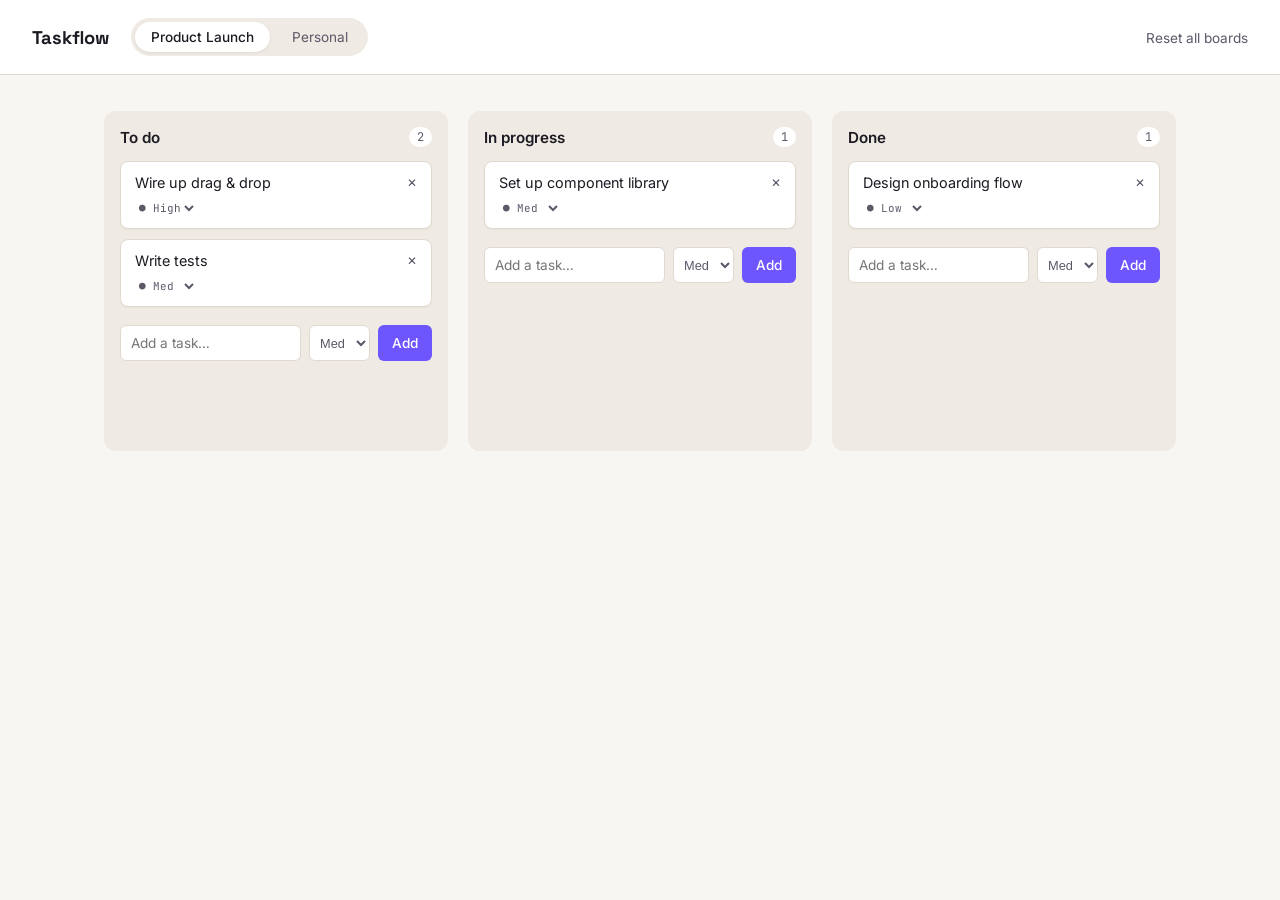
<file: projects/taskflow/index.html>
<!DOCTYPE html>
<html lang="en">
<head>
<meta charset="UTF-8">
<meta name="viewport" content="width=device-width, initial-scale=1.0">
<title>Taskflow — multi-board task manager</title>
<meta name="description" content="A multi-board drag-and-drop task manager built with React.">
<link rel="preconnect" href="https://fonts.googleapis.com">
<link href="https://fonts.googleapis.com/css2?family=Space+Grotesk:wght@500;600;700&family=Inter:wght@400;500;600&family=JetBrains+Mono:wght@400;500&display=swap" rel="stylesheet">
<style>
  :root{
    --ink:#161320; --paper:#f8f6f3; --paper-dim:#efeae3; --line:#e0d9cf;
    --text:#1c1a22; --text-soft:#5d5768; --accent:#6e56ff; --accent-soft:#efe9ff;
    --surface:#ffffff; --danger:#ff6a5e; --success:#2fb774;
    --p-low:#5da8ff; --p-med:#ffb238; --p-high:#ff6a5e;
    --font-display:'Space Grotesk', sans-serif; --font-body:'Inter', sans-serif; --font-mono:'JetBrains Mono', monospace;
  }
  *{box-sizing:border-box;}
  body{margin:0; font-family:var(--font-body); background:var(--paper); color:var(--text); -webkit-font-smoothing:antialiased;}
  button{font-family:inherit;}
  header{
    display:flex; align-items:center; justify-content:space-between; flex-wrap:wrap; gap:14px;
    padding:18px 32px; border-bottom:1px solid var(--line); background:var(--surface);
  }
  .header-left{display:flex; align-items:center; gap:22px;}
  header h1{font-family:var(--font-display); font-size:1.15rem; margin:0;}
  .boards{display:flex; gap:6px; background:var(--paper-dim); padding:4px; border-radius:100px;}
  .boards button{
    border:none; background:none; padding:7px 16px; border-radius:100px; font-size:0.85rem;
    color:var(--text-soft); cursor:pointer;
  }
  .boards button.active{background:var(--surface); color:var(--text); font-weight:500; box-shadow:0 1px 3px rgba(20,20,30,0.08);}
  .header-right a{font-size:0.85rem; color:var(--text-soft); text-decoration:none;}
  .header-right a:hover{color:var(--text);}

  .board-wrap{max-width:1120px; margin:0 auto; padding:36px 24px 60px;}
  .board{display:grid; grid-template-columns:repeat(3, 1fr); gap:20px;}
  .column{background:var(--paper-dim); border-radius:12px; padding:16px; min-height:340px; display:flex; flex-direction:column;}
  .column-head{display:flex; align-items:center; justify-content:space-between; margin-bottom:14px;}
  .column-head h2{font-size:0.95rem; font-weight:600; margin:0;}
  .count{font-family:var(--font-mono); font-size:0.75rem; color:var(--text-soft); background:var(--surface); padding:2px 8px; border-radius:100px;}

  .card{
    background:var(--surface); border:1px solid var(--line); border-radius:8px;
    padding:12px 14px; margin-bottom:10px; cursor:grab; font-size:0.9rem;
    box-shadow:0 1px 2px rgba(20,20,30,0.04);
  }
  .card.dragging{opacity:0.4;}
  .card-row{display:flex; align-items:flex-start; justify-content:space-between; gap:8px;}
  .card-text{flex:1; outline:none; word-break:break-word;}
  .card-text[contenteditable="true"]:focus{background:var(--accent-soft); border-radius:4px; padding:1px 4px; margin:-1px -4px;}
  .card button.del{background:none; border:none; color:var(--text-soft); cursor:pointer; font-size:0.95rem; line-height:1; padding:0; flex-shrink:0;}
  .card button.del:hover{color:var(--danger);}
  .card-meta{display:flex; align-items:center; gap:6px; margin-top:9px;}
  .prio{width:8px; height:8px; border-radius:50%; display:inline-block;}
  .prio-low{background:var(--p-low);}
  .prio-med{background:var(--p-med);}
  .prio-high{background:var(--p-high);}
  .prio-label{font-family:var(--font-mono); font-size:0.68rem; color:var(--text-soft); text-transform:capitalize;}

  .column.drag-over{outline:2px dashed var(--accent); outline-offset:-4px;}
  .add-row{display:flex; gap:8px; margin-top:8px; flex-wrap:wrap;}
  .add-row input[type="text"]{
    flex:1; min-width:100px; border:1px solid var(--line); border-radius:6px; padding:9px 10px;
    font-family:var(--font-body); font-size:0.85rem; background:var(--surface);
  }
  .add-row input:focus{outline:2px solid var(--accent); outline-offset:1px;}
  .add-row select{
    border:1px solid var(--line); border-radius:6px; background:var(--surface);
    font-size:0.8rem; padding:0 6px; color:var(--text-soft);
  }
  .add-row button{
    border:none; background:var(--accent); color:#fff; border-radius:6px;
    padding:0 14px; font-size:0.85rem; font-weight:500; cursor:pointer;
  }
  .empty{font-size:0.8rem; color:var(--text-soft); font-style:italic; padding:8px 0;}
  @media (max-width:760px){ .board{grid-template-columns:1fr;} header{padding:14px 18px;} }
</style>
</head>
<body>
<div id="root"></div>

<script src="vendor/react.production.min.js"></script>
<script src="vendor/react-dom.production.min.js"></script>
<script src="vendor/babel.min.js"></script>

<script type="text/babel" data-presets="react">
const { useState, useEffect, useRef } = React;

const STORAGE_KEY = "taskflow-v2";
const COLUMN_LABELS = { todo: "To do", doing: "In progress", done: "Done" };

const DEFAULT_STATE = {
  activeBoard: "launch",
  boards: {
    launch: {
      name: "Product Launch",
      columns: {
        todo: [
          { id: "t1", text: "Wire up drag & drop", prio: "high" },
          { id: "t2", text: "Write tests", prio: "med" },
        ],
        doing: [
          { id: "t3", text: "Set up component library", prio: "med" },
        ],
        done: [
          { id: "t4", text: "Design onboarding flow", prio: "low" },
        ],
      },
    },
    personal: {
      name: "Personal",
      columns: {
        todo: [
          { id: "p1", text: "Book dentist appointment", prio: "low" },
        ],
        doing: [
          { id: "p2", text: "Learn TypeScript basics", prio: "med" },
        ],
        done: [
          { id: "p3", text: "Renew gym membership", prio: "low" },
        ],
      },
    },
  },
};

function loadState() {
  try {
    const raw = localStorage.getItem(STORAGE_KEY);
    if (raw) return JSON.parse(raw);
  } catch (e) {}
  return DEFAULT_STATE;
}

function Card({ task, columnId, onDragStart, onDelete, onEdit, onPrioChange }) {
  const ref = useRef(null);

  function handleBlur() {
    const newText = ref.current.innerText.trim();
    if (newText && newText !== task.text) onEdit(columnId, task.id, newText);
    else ref.current.innerText = task.text;
  }

  return (
    <div className="card" draggable onDragStart={(e) => onDragStart(e, task.id, columnId)}>
      <div className="card-row">
        <span
          className="card-text"
          contentEditable
          suppressContentEditableWarning
          ref={ref}
          onBlur={handleBlur}
          onKeyDown={(e) => { if (e.key === 'Enter') { e.preventDefault(); ref.current.blur(); } }}
        >{task.text}</span>
        <button className="del" aria-label="Delete task" onClick={() => onDelete(columnId, task.id)}>×</button>
      </div>
      <div className="card-meta">
        <select
          value={task.prio}
          onChange={(e) => onPrioChange(columnId, task.id, e.target.value)}
          style={{border:'none', background:'none', fontFamily:'var(--font-mono)', fontSize:'0.68rem', color:'var(--text-soft)'}}
        >
          <option value="low">● Low</option>
          <option value="med">● Med</option>
          <option value="high">● High</option>
        </select>
      </div>
    </div>
  );
}

function Column({ id, tasks, onDrop, onDragStart, onDelete, onAdd, onEdit, onPrioChange }) {
  const [isOver, setIsOver] = useState(false);
  const [text, setText] = useState("");
  const [prio, setPrio] = useState("med");

  function handleAdd(e) {
    e.preventDefault();
    if (!text.trim()) return;
    onAdd(id, text.trim(), prio);
    setText("");
  }

  return (
    <div
      className={"column" + (isOver ? " drag-over" : "")}
      onDragOver={(e) => { e.preventDefault(); setIsOver(true); }}
      onDragLeave={() => setIsOver(false)}
      onDrop={(e) => { setIsOver(false); onDrop(e, id); }}
    >
      <div className="column-head">
        <h2>{COLUMN_LABELS[id]}</h2>
        <span className="count">{tasks.length}</span>
      </div>

      {tasks.length === 0 && <p className="empty">Drop a task here</p>}

      {tasks.map((task) => (
        <Card key={task.id} task={task} columnId={id} onDragStart={onDragStart} onDelete={onDelete} onEdit={onEdit} onPrioChange={onPrioChange} />
      ))}

      <form className="add-row" onSubmit={handleAdd}>
        <input type="text" placeholder="Add a task…" value={text} onChange={(e) => setText(e.target.value)} />
        <select value={prio} onChange={(e) => setPrio(e.target.value)}>
          <option value="low">Low</option>
          <option value="med">Med</option>
          <option value="high">High</option>
        </select>
        <button type="submit">Add</button>
      </form>
    </div>
  );
}

function App() {
  const [state, setState] = useState(loadState);

  useEffect(() => {
    localStorage.setItem(STORAGE_KEY, JSON.stringify(state));
  }, [state]);

  const board = state.boards[state.activeBoard];
  const [dragInfo, setDragInfo] = useState(null);

  function updateColumns(fn) {
    setState((prev) => ({
      ...prev,
      boards: {
        ...prev.boards,
        [prev.activeBoard]: {
          ...prev.boards[prev.activeBoard],
          columns: fn(prev.boards[prev.activeBoard].columns),
        },
      },
    }));
  }

  function handleDragStart(e, taskId, fromColumn) {
    setDragInfo({ taskId, fromColumn });
  }

  function handleDrop(e, toColumn) {
    e.preventDefault();
    if (!dragInfo) return;
    const { taskId, fromColumn } = dragInfo;
    if (fromColumn === toColumn) { setDragInfo(null); return; }
    updateColumns((cols) => {
      const task = cols[fromColumn].find((t) => t.id === taskId);
      if (!task) return cols;
      return {
        ...cols,
        [fromColumn]: cols[fromColumn].filter((t) => t.id !== taskId),
        [toColumn]: [...cols[toColumn], task],
      };
    });
    setDragInfo(null);
  }

  function handleDelete(columnId, taskId) {
    updateColumns((cols) => ({ ...cols, [columnId]: cols[columnId].filter((t) => t.id !== taskId) }));
  }

  function handleAdd(columnId, text, prio) {
    updateColumns((cols) => ({ ...cols, [columnId]: [...cols[columnId], { id: "t" + Date.now(), text, prio }] }));
  }

  function handleEdit(columnId, taskId, newText) {
    updateColumns((cols) => ({
      ...cols,
      [columnId]: cols[columnId].map((t) => t.id === taskId ? { ...t, text: newText } : t),
    }));
  }

  function handlePrioChange(columnId, taskId, prio) {
    updateColumns((cols) => ({
      ...cols,
      [columnId]: cols[columnId].map((t) => t.id === taskId ? { ...t, prio } : t),
    }));
  }

  function handleReset() {
    setState(DEFAULT_STATE);
  }

  return (
    <React.Fragment>
      <header>
        <div className="header-left">
          <h1>Taskflow</h1>
          <div className="boards">
            {Object.keys(state.boards).map((bid) => (
              <button
                key={bid}
                className={bid === state.activeBoard ? "active" : ""}
                onClick={() => setState((prev) => ({ ...prev, activeBoard: bid }))}
              >{state.boards[bid].name}</button>
            ))}
          </div>
        </div>
        <div className="header-right">
          <a href="#" onClick={(e) => { e.preventDefault(); handleReset(); }}>Reset all boards</a>
        </div>
      </header>
      <div className="board-wrap">
        <div className="board">
          {Object.keys(board.columns).map((columnId) => (
            <Column
              key={columnId}
              id={columnId}
              tasks={board.columns[columnId]}
              onDrop={handleDrop}
              onDragStart={handleDragStart}
              onDelete={handleDelete}
              onAdd={handleAdd}
              onEdit={handleEdit}
              onPrioChange={handlePrioChange}
            />
          ))}
        </div>
      </div>
    </React.Fragment>
  );
}

ReactDOM.createRoot(document.getElementById("root")).render(<App />);
</script>
</body>
</html>
</file>
<file: style.css>
/* ===== Tokens ===== */
:root{
  --ink:#161320;
  --ink-soft:#211c2f;
  --paper:#f8f6f3;
  --paper-dim:#efeae3;
  --line:#e0d9cf;
  --line-dark:#352c47;
  --text:#1c1a22;
  --text-soft:#5d5768;
  --text-on-ink:#f4f1ee;
  --text-on-ink-soft:#a89fbc;
  --accent:#6e56ff;
  --accent-ink:#b7a6ff;
  --accent-2:#ff7a59;
  --surface:#ffffff;

  --font-display:'Space Grotesk', sans-serif;
  --font-body:'Inter', sans-serif;
  --font-mono:'JetBrains Mono', monospace;

  --nav-bg:rgba(247,246,242,0.85);
  --radius:10px;
  --maxw:1120px;
}

[data-theme="dark"]{
  --paper:#121018;
  --paper-dim:#1c1826;
  --line:#2d2740;
  --text:#f0eef8;
  --text-soft:#a89fc0;
  --surface:#1a1624;
  --nav-bg:rgba(18,16,24,0.85);
}

*{box-sizing:border-box;}
html{scroll-behavior:smooth;}
body{
  margin:0;
  font-family:var(--font-body);
  transition:background-color .35s ease, color .35s ease;
  color:var(--text);
  background:var(--paper);
  -webkit-font-smoothing:antialiased;
}
h1,h2,h3{font-family:var(--font-display); margin:0; letter-spacing:-0.01em;}
p{margin:0;}
a{color:inherit; text-decoration:none;}
ul{margin:0; padding:0; list-style:none;}
img{max-width:100%; display:block;}

:focus-visible{
  outline:2px solid var(--accent);
  outline-offset:3px;
}

.section-inner{
  max-width:var(--maxw);
  margin:0 auto;
  padding:0 32px;
}
.section-title{
  font-size:clamp(1.8rem, 3vw, 2.4rem);
  margin-bottom:40px;
}
.section-note{
  font-size:0.95rem;
  color:var(--text-soft);
  margin-top:-24px;
  margin-bottom:40px;
  max-width:52ch;
}

@media (prefers-reduced-motion: reduce){
  html{scroll-behavior:auto;}
  *{animation-duration:0.001ms !important; transition-duration:0.001ms !important;}
}

/* ===== Scroll reveal ===== */
.reveal{
  opacity:0;
  transform:translateY(28px);
  transition:opacity .7s cubic-bezier(.16,.8,.24,1), transform .7s cubic-bezier(.16,.8,.24,1);
}
.reveal.revealed{
  opacity:1;
  transform:translateY(0);
}
.reveal-delay-1.revealed{transition-delay:.08s;}
.reveal-delay-2.revealed{transition-delay:.16s;}
.reveal-delay-3.revealed{transition-delay:.24s;}

/* ===== Nav ===== */
.nav{
  position:sticky; top:0; z-index:100;
  background:var(--nav-bg);
  backdrop-filter:blur(10px);
  border-bottom:1px solid var(--line);
  transition:background-color .35s ease, border-color .35s ease, box-shadow .3s ease;
}
.nav.scrolled{box-shadow:0 8px 24px -18px rgba(20,20,30,0.35);}
.nav-inner{
  max-width:var(--maxw);
  margin:0 auto;
  padding:18px 32px;
  display:flex; align-items:center; justify-content:space-between;
}
.nav-mark{
  font-family:var(--font-mono);
  font-weight:500;
  font-size:1.05rem;
  border:1px solid var(--text);
  padding:4px 9px;
  border-radius:6px;
}
.nav-links{display:flex; gap:32px;}
.nav-links a{font-size:0.95rem; color:var(--text-soft); transition:color .15s;}
.nav-links a:hover{color:var(--text);}
.nav-cta{
  font-size:0.9rem; font-weight:500;
  padding:9px 18px;
  border:1px solid var(--text);
  border-radius:100px;
  transition:border-color .35s ease;
}
.nav-cta:hover{background:var(--text); color:var(--paper);}

.theme-toggle{
  width:38px; height:38px;
  border-radius:50%;
  border:1px solid var(--line);
  background:var(--surface);
  cursor:pointer;
  display:flex; align-items:center; justify-content:center;
  flex-shrink:0;
  transition:border-color .35s ease, background-color .35s ease, transform .2s ease;
  color:var(--text);
}
.theme-toggle:not(.theme-toggle-mobile):hover{transform:rotate(15deg);}
.theme-toggle svg{width:18px; height:18px;}
.theme-toggle .icon-sun{display:none;}
[data-theme="dark"] .theme-toggle .icon-moon{display:none;}
[data-theme="dark"] .theme-toggle .icon-sun{display:block;}
.nav-toggle{display:none; flex-direction:column; gap:5px; background:none; border:none; cursor:pointer; padding:4px;}
.nav-toggle span{width:22px; height:2px; background:var(--text);}
.nav-links-mobile{display:none;}

.theme-toggle-mobile{
  width:100%; border-radius:10px; justify-content:flex-start; gap:10px; padding:12px 4px;
  margin-top:8px; border:none; border-top:1px solid var(--line);
}
.theme-toggle-mobile span{font-size:1rem; color:var(--text);}

@media (max-width:820px){
  .nav-links, .nav-cta, #themeToggle{display:none;}
  .nav-toggle{display:flex;}
  .nav-links-mobile{
    flex-direction:column; padding:0 32px 20px;
    display:none;
    gap:4px;
  }
  .nav-links-mobile.open{display:flex;}
  .nav-links-mobile a{padding:12px 0; border-top:1px solid var(--line); font-size:1rem;}
}

/* ===== Hero ===== */
.hero{
  background:var(--ink);
  color:var(--text-on-ink);
  padding:64px 0 100px;
  position:relative;
  overflow:hidden;
}
.hero::before, .hero::after{
  content:"";
  position:absolute;
  border-radius:50%;
  filter:blur(80px);
  opacity:0.25;
  pointer-events:none;
  animation:float-blob 14s ease-in-out infinite;
}
.hero::before{
  width:360px; height:360px;
  background:var(--accent);
  top:-120px; right:8%;
}
.hero::after{
  width:280px; height:280px;
  background:var(--accent-2);
  bottom:-100px; left:4%;
  animation-delay:-7s;
}
@keyframes float-blob{
  0%, 100%{ transform:translate(0,0) scale(1); }
  50%{ transform:translate(24px,-18px) scale(1.08); }
}
@media (prefers-reduced-motion: reduce){
  .hero::before, .hero::after{ animation:none; }
}
.hero-inner{
  max-width:var(--maxw);
  margin:0 auto;
  padding:0 32px;
  display:grid;
  grid-template-columns:1.1fr 0.9fr;
  gap:64px;
  align-items:center;
  position:relative;
  z-index:1;
}
.hero-kicker{
  font-family:var(--font-mono);
  font-size:0.85rem;
  color:var(--accent-ink);
  margin-bottom:20px;
}
.hero-title{
  font-size:clamp(2.4rem, 5vw, 3.6rem);
  line-height:1.08;
  font-weight:600;
}
.hero-title em{
  font-style:italic;
  color:var(--accent-ink);
}
.hero-sub{
  margin-top:24px;
  font-size:1.05rem;
  line-height:1.6;
  color:var(--text-on-ink-soft);
  max-width:46ch;
}
.hero-actions{
  margin-top:36px;
  display:flex; gap:14px; flex-wrap:wrap;
}
.btn{
  display:inline-block;
  padding:13px 26px;
  border-radius:100px;
  font-size:0.95rem;
  font-weight:500;
  transition:transform .15s, background .15s, color .15s;
}
.btn-primary{background:var(--accent-ink); color:var(--ink);}
.btn-primary:hover{transform:translateY(-2px);}
.btn-ghost{border:1px solid var(--line-dark); color:var(--text-on-ink);}
.btn-ghost:hover{border-color:var(--text-on-ink);}

/* hero demo widget */
.demo-window{
  background:var(--ink-soft);
  border:1px solid var(--line-dark);
  border-radius:var(--radius);
  overflow:hidden;
}
.demo-bar{
  display:flex; align-items:center; gap:6px;
  padding:12px 16px;
  border-bottom:1px solid var(--line-dark);
}
.demo-bar span{
  width:9px; height:9px; border-radius:50%;
  background:var(--line-dark);
}
.demo-url{
  margin-left:10px;
  font-family:var(--font-mono);
  font-size:0.78rem;
  color:var(--text-on-ink-soft);
}
.demo-body{padding:26px;}
.demo-label{
  font-family:var(--font-mono);
  font-size:0.75rem;
  color:var(--text-on-ink-soft);
  margin-bottom:10px;
}
.demo-button{
  font-family:var(--font-body);
  font-weight:500;
  font-size:0.95rem;
  padding:11px 22px;
  border-radius:8px;
  border:none;
  background:var(--accent);
  color:#fff;
  cursor:pointer;
  transition:background .15s, transform .1s;
}
.demo-button:hover{background:#4d69ff;}
.demo-button:active{transform:scale(0.97);}
.demo-button.added{background:#2fb774;}
.demo-row{
  display:flex; align-items:center; justify-content:space-between;
  margin-top:26px;
}
.demo-row .demo-label{margin:0;}
.demo-switch{
  width:44px; height:26px;
  border-radius:100px;
  border:1px solid var(--line-dark);
  background:var(--ink);
  cursor:pointer;
  padding:2px;
  display:flex;
}
.demo-switch-knob{
  width:20px; height:20px;
  border-radius:50%;
  background:var(--text-on-ink-soft);
  transition:transform .2s, background .2s;
}
.demo-switch[aria-checked="true"]{background:var(--accent);}
.demo-switch[aria-checked="true"] .demo-switch-knob{
  transform:translateX(18px);
  background:#fff;
}
.demo-progress{
  margin-top:10px;
  height:6px;
  background:var(--ink);
  border-radius:100px;
  overflow:hidden;
}
.demo-progress-fill{
  height:100%;
  width:0%;
  background:var(--accent-2);
  border-radius:100px;
  transition:width 1.4s cubic-bezier(.2,.7,.3,1);
}

/* ===== About ===== */
.about{padding:100px 0; border-bottom:1px solid var(--line); transition:border-color .35s ease;}
.about-grid{
  display:grid;
  grid-template-columns:0.6fr 1.4fr 0.8fr;
  gap:48px;
}
.about-copy p{
  font-size:1.05rem;
  line-height:1.7;
  color:var(--text-soft);
  max-width:60ch;
}
.about-copy p + p{margin-top:18px;}
.about-facts{display:flex; flex-direction:column; gap:22px;}
.about-facts dt{
  font-family:var(--font-mono);
  font-size:0.75rem;
  color:var(--text-soft);
  margin-bottom:4px;
}
.about-facts dd{margin:0; font-size:1rem; font-weight:500;}

@media (max-width:900px){
  .about-grid{grid-template-columns:1fr;}
}

/* ===== Skills ===== */
.skills{padding:100px 0; background:var(--paper-dim); border-bottom:1px solid var(--line); transition:background-color .35s ease, border-color .35s ease;}
.skills-grid{
  display:grid;
  grid-template-columns:repeat(4, 1fr);
  gap:1px;
  background:var(--line);
  border:1px solid var(--line);
}
.skill-group{
  background:var(--paper-dim);
  padding:28px 26px;
  transition:background-color .25s ease, transform .25s ease;
}
.skill-group:hover{
  background:var(--surface);
  transform:translateY(-2px);
}
.skill-group h3{
  font-size:1rem;
  margin-bottom:16px;
  font-weight:600;
}
.skill-group li{
  font-size:0.92rem;
  color:var(--text-soft);
  padding:6px 0;
}

@media (max-width:900px){
  .skills-grid{grid-template-columns:repeat(2, 1fr);}
}
@media (max-width:560px){
  .skills-grid{grid-template-columns:1fr;}
}

/* ===== Work / Projects ===== */
.work{padding:100px 0;}
.project{
  display:grid;
  grid-template-columns:1.1fr 0.9fr;
  gap:56px;
  align-items:center;
  padding:56px 0;
  border-bottom:1px solid var(--line);
}
.project:last-child{border-bottom:none;}
.project-b{grid-template-columns:0.9fr 1.1fr;}
.project-b .project-media{order:2;}
.project-b .project-copy{order:1;}

.project-tag{
  font-family:var(--font-mono);
  font-size:0.78rem;
  color:var(--accent);
  margin-bottom:12px;
}
.project-copy h3{font-size:1.6rem; margin-bottom:14px;}
.project-copy p{color:var(--text-soft); line-height:1.65; max-width:50ch;}
.project-stack{
  display:flex; flex-wrap:wrap; gap:8px;
  margin-top:20px;
}
.project-stack li{
  font-family:var(--font-mono);
  font-size:0.75rem;
  padding:5px 11px;
  border:1px solid var(--line);
  border-radius:100px;
  color:var(--text-soft);
}
.project-links{margin-top:22px; display:flex; gap:22px;}
.project-links a{
  font-size:0.9rem; font-weight:500;
  border-bottom:1px solid var(--text);
  padding-bottom:2px;
}
.project-note{
  margin-top:16px;
  font-size:0.82rem;
  color:var(--text-soft);
  background:var(--paper-dim);
  border-radius:8px;
  padding:10px 14px;
}
.project-note code{
  font-family:var(--font-mono);
  background:var(--paper);
  padding:1px 6px;
  border-radius:4px;
  font-size:0.78rem;
}

/* project screenshots */
.shot-link{display:block; border-radius:var(--radius); overflow:hidden; border:1px solid var(--line); box-shadow:0 20px 40px -24px rgba(20,23,28,0.25); transition:transform .2s;}
.shot-link:hover{transform:translateY(-3px);}
.shot-link img{width:100%; display:block;}

/* ===== Contact ===== */
.contact{
  background:var(--ink);
  color:var(--text-on-ink);
  padding:120px 0;
}
.contact-inner{text-align:left; max-width:720px;}
.contact-title{
  font-size:clamp(1.9rem, 4vw, 2.8rem);
  line-height:1.15;
  margin-bottom:20px;
}
.contact-sub{
  color:var(--text-on-ink-soft);
  font-size:1.05rem;
  max-width:50ch;
}
.contact-links{
  margin-top:40px;
  display:flex; flex-wrap:wrap; gap:28px;
}
.contact-links a{
  font-size:1.05rem;
  font-weight:500;
  border-bottom:1px solid var(--line-dark);
  padding-bottom:3px;
  transition:border-color .15s, color .15s;
}
.contact-links a:hover{border-color:var(--accent-ink); color:var(--accent-ink);}

/* ===== Footer ===== */
.footer{
  padding:28px 32px;
  display:flex; justify-content:space-between;
  font-size:0.82rem;
  color:var(--text-soft);
  max-width:var(--maxw);
  margin:0 auto;
}

@media (max-width:900px){
  .hero-inner{grid-template-columns:1fr; gap:48px;}
  .project, .project-b{grid-template-columns:1fr; gap:32px;}
  .project-b .project-media, .project-b .project-copy{order:initial;}
}
</file>
